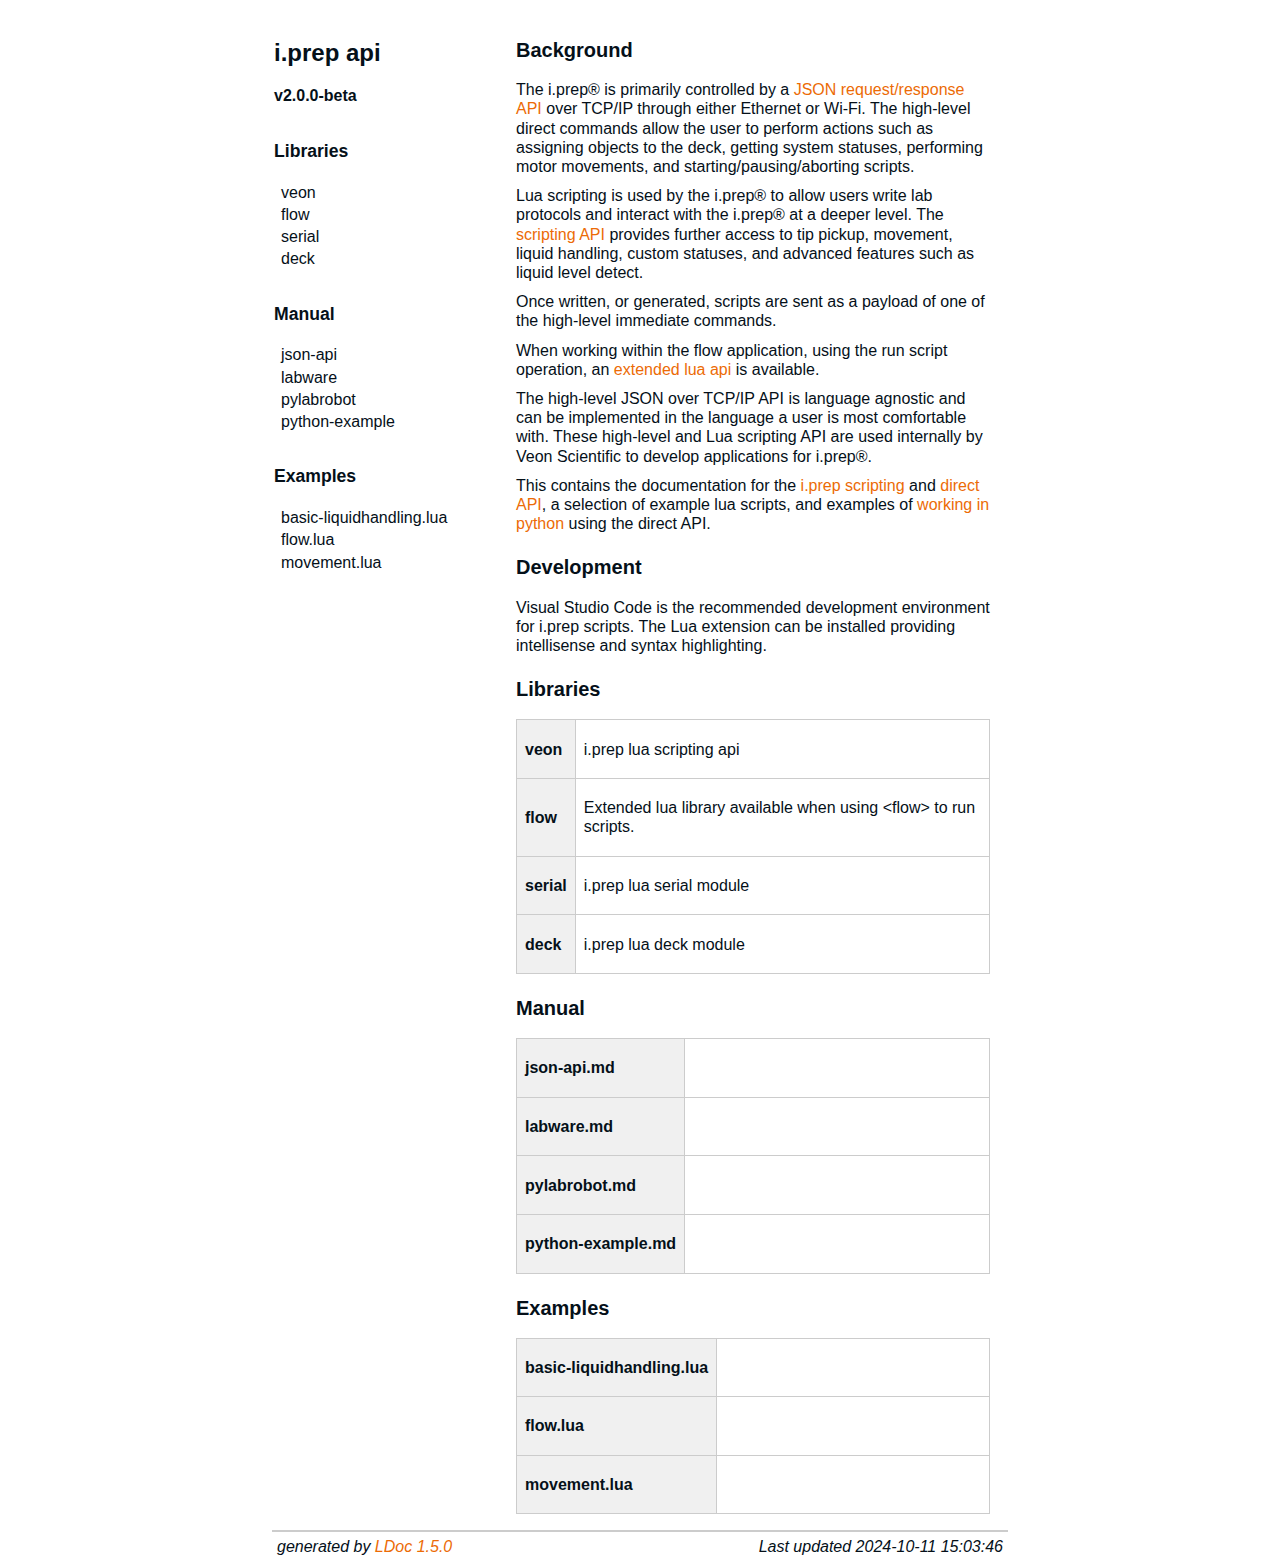
<file: docs/index.html>
<!DOCTYPE html PUBLIC "-//W3C//DTD XHTML 1.0 Strict//EN"
   "http://www.w3.org/TR/xhtml1/DTD/xhtml1-strict.dtd">
<html>
<meta http-equiv="Content-Type" content="text/html; charset=UTF-8"/>
<head>
    <title>i.prep api v2.0.0-beta</title>
    <link rel="stylesheet" href="ldoc.css" type="text/css" />
</head>
<body>

<div id="container">

<div id="product">
	<div id="product_logo"></div>
	<div id="product_name"><big><b></b></big></div>
	<div id="product_description"></div>
</div> <!-- id="product" -->


<div id="main">


<!-- Menu -->

<div id="navigation">
<br/>
<h1>i.prep api <h6 class=version>v2.0.0-beta</h6></h1>





<h2>Libraries</h2>
<ul class="nowrap">
  <li><a href="libraries/veon.html">veon</a></li>
  <li><a href="libraries/flow.html">flow</a></li>
  <li><a href="libraries/serial.html">serial</a></li>
  <li><a href="libraries/deck.html">deck</a></li>
</ul>
<h2>Manual</h2>
<ul class="nowrap">
  <li><a href="manual/json-api.md.html">json-api</a></li>
  <li><a href="manual/labware.md.html">labware</a></li>
  <li><a href="manual/pylabrobot.md.html">pylabrobot</a></li>
  <li><a href="manual/python-example.md.html">python-example</a></li>
</ul>
<h2>Examples</h2>
<ul class="nowrap">
  <li><a href="examples/basic-liquidhandling.lua.html">basic-liquidhandling.lua</a></li>
  <li><a href="examples/flow.lua.html">flow.lua</a></li>
  <li><a href="examples/movement.lua.html">movement.lua</a></li>
</ul>

</div>

<div id="content">


  <p>
<h2>Background</h2>

<p>The i.prep® is primarily controlled by a <a href="manual/json-api.md.html">JSON request/response API</a> over TCP/IP through either Ethernet or Wi-Fi. The high-level direct commands allow the user to perform actions such as assigning objects to the deck, getting system statuses, performing motor movements, and starting/pausing/aborting scripts. </p>

<p>Lua scripting is used by the i.prep® to allow users write lab protocols and interact with the i.prep® at a deeper level. The <a href="libraries/veon.html">scripting API</a> provides further access to tip pickup, movement, liquid handling, custom statuses, and advanced features such as liquid level detect. </p>

<p>Once written, or generated, scripts are sent as a payload of one of the high-level immediate commands.</p>

<p>When working within the flow application, using the run script operation, an <a href="libraries/flow.html">extended lua api</a> is available.</p>

<p>The high-level JSON over TCP/IP API is language agnostic and can be implemented in the language a user is most comfortable with. These high-level and Lua scripting API are used internally by Veon Scientific to develop applications for i.prep®.</p>

<p>This contains the documentation for the <a href="libraries/veon.html">i.prep scripting</a> and <a href="manual/json-api.md.html">direct API</a>, a selection of example lua scripts, and examples of <a href="manual/python-example.md.html">working in python</a> using the direct API.</p>

<h2>Development</h2>

<p>Visual Studio Code is the recommended development environment for i.prep scripts. The Lua extension can be installed providing intellisense and syntax highlighting.</p>


</p>

<h2>Libraries</h2>
<table class="module_list">
	<tr>
		<td class="name"  nowrap><a href="libraries/veon.html">veon</a></td>
		<td class="summary">i.prep lua scripting api</td>
	</tr>
	<tr>
		<td class="name"  nowrap><a href="libraries/flow.html">flow</a></td>
		<td class="summary">Extended lua library available when using &lt;flow&gt; to run scripts.</td>
	</tr>
	<tr>
		<td class="name"  nowrap><a href="libraries/serial.html">serial</a></td>
		<td class="summary">i.prep lua serial module</td>
	</tr>
	<tr>
		<td class="name"  nowrap><a href="libraries/deck.html">deck</a></td>
		<td class="summary">i.prep lua deck module</td>
	</tr>
</table>
<h2>Manual</h2>
<table class="module_list">
	<tr>
		<td class="name"  nowrap><a href="manual/json-api.md.html">json-api.md</a></td>
		<td class="summary"></td>
	</tr>
	<tr>
		<td class="name"  nowrap><a href="manual/labware.md.html">labware.md</a></td>
		<td class="summary"></td>
	</tr>
	<tr>
		<td class="name"  nowrap><a href="manual/pylabrobot.md.html">pylabrobot.md</a></td>
		<td class="summary"></td>
	</tr>
	<tr>
		<td class="name"  nowrap><a href="manual/python-example.md.html">python-example.md</a></td>
		<td class="summary"></td>
	</tr>
</table>
<h2>Examples</h2>
<table class="module_list">
	<tr>
		<td class="name"  nowrap><a href="examples/basic-liquidhandling.lua.html">basic-liquidhandling.lua</a></td>
		<td class="summary"></td>
	</tr>
	<tr>
		<td class="name"  nowrap><a href="examples/flow.lua.html">flow.lua</a></td>
		<td class="summary"></td>
	</tr>
	<tr>
		<td class="name"  nowrap><a href="examples/movement.lua.html">movement.lua</a></td>
		<td class="summary"></td>
	</tr>
</table>

</div> <!-- id="content" -->
</div> <!-- id="main" -->
<div id="about">
<i>generated by <a href="http://github.com/lunarmodules/LDoc">LDoc 1.5.0</a></i>
<i style="float:right;">Last updated 2024-10-11 15:03:46 </i>
</div> <!-- id="about" -->
</div> <!-- id="container" -->
</body>
</html>
</file>
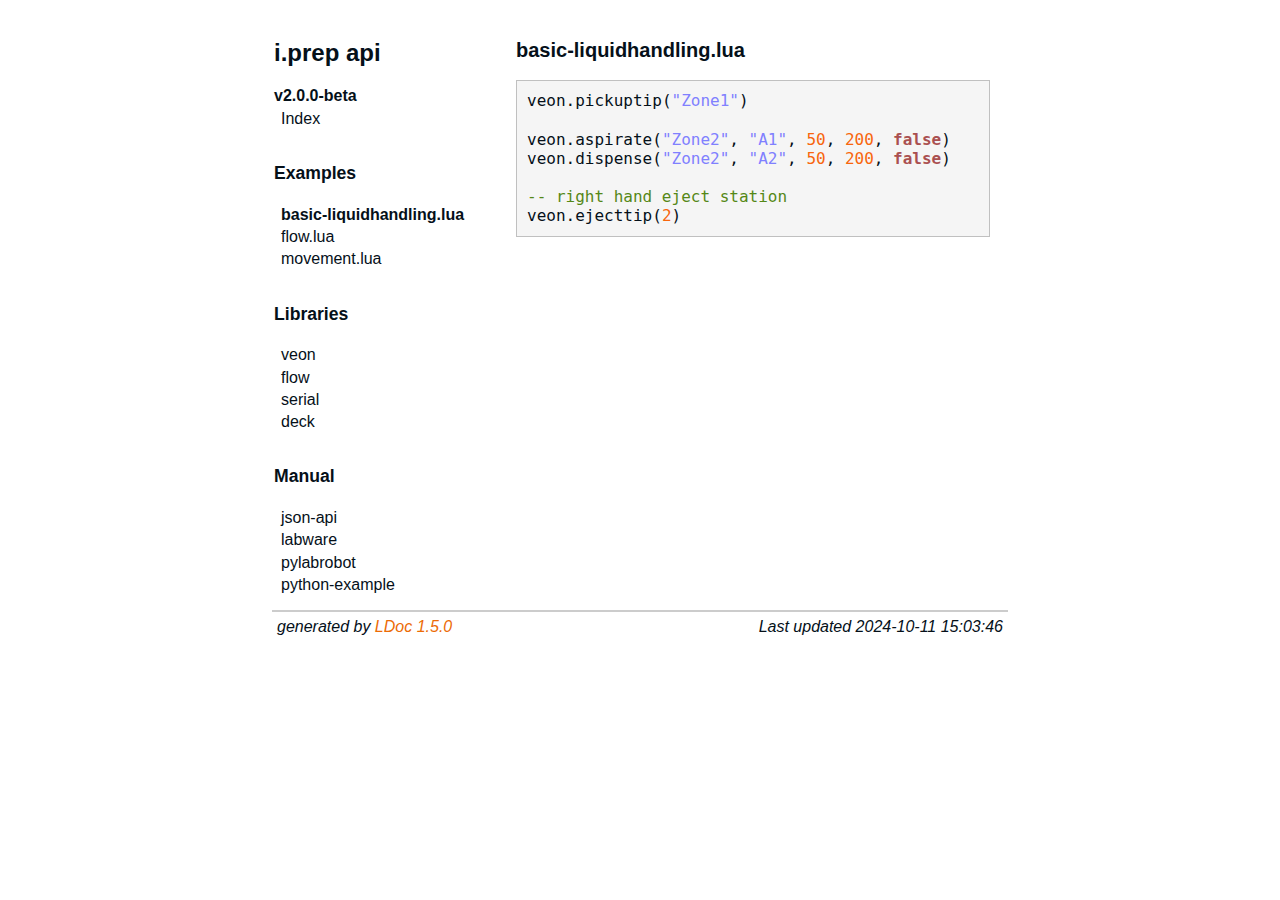
<file: docs/examples/basic-liquidhandling.lua.html>
<!DOCTYPE html PUBLIC "-//W3C//DTD XHTML 1.0 Strict//EN"
   "http://www.w3.org/TR/xhtml1/DTD/xhtml1-strict.dtd">
<html>
<meta http-equiv="Content-Type" content="text/html; charset=UTF-8"/>
<head>
    <title>i.prep api v2.0.0-beta</title>
    <link rel="stylesheet" href="../ldoc.css" type="text/css" />
</head>
<body>

<div id="container">

<div id="product">
	<div id="product_logo"></div>
	<div id="product_name"><big><b></b></big></div>
	<div id="product_description"></div>
</div> <!-- id="product" -->


<div id="main">


<!-- Menu -->

<div id="navigation">
<br/>
<h1>i.prep api <h6 class=version>v2.0.0-beta</h6></h1>


<ul>
  <li><a href="../index.html">Index</a></li>
</ul>



<h2>Examples</h2>
<ul class="nowrap">
  <li><strong>basic-liquidhandling.lua</strong></li>
  <li><a href="../examples/flow.lua.html">flow.lua</a></li>
  <li><a href="../examples/movement.lua.html">movement.lua</a></li>
</ul>
<h2>Libraries</h2>
<ul class="nowrap">
  <li><a href="../libraries/veon.html">veon</a></li>
  <li><a href="../libraries/flow.html">flow</a></li>
  <li><a href="../libraries/serial.html">serial</a></li>
  <li><a href="../libraries/deck.html">deck</a></li>
</ul>
<h2>Manual</h2>
<ul class="nowrap">
  <li><a href="../manual/json-api.md.html">json-api</a></li>
  <li><a href="../manual/labware.md.html">labware</a></li>
  <li><a href="../manual/pylabrobot.md.html">pylabrobot</a></li>
  <li><a href="../manual/python-example.md.html">python-example</a></li>
</ul>

</div>

<div id="content">

    <h2>basic-liquidhandling.lua</h2>
<pre>
veon.<span class="function-name">pickuptip</span>(<span class="string">"Zone1"</span>)

veon.<span class="function-name">aspirate</span>(<span class="string">"Zone2"</span>, <span class="string">"A1"</span>, <span class="number">50</span>, <span class="number">200</span>, <span class="keyword">false</span>)
veon.<span class="function-name">dispense</span>(<span class="string">"Zone2"</span>, <span class="string">"A2"</span>, <span class="number">50</span>, <span class="number">200</span>, <span class="keyword">false</span>)

<span class="comment">-- right hand eject station
</span>veon.<span class="function-name">ejecttip</span>(<span class="number">2</span>)</pre>


</div> <!-- id="content" -->
</div> <!-- id="main" -->
<div id="about">
<i>generated by <a href="http://github.com/lunarmodules/LDoc">LDoc 1.5.0</a></i>
<i style="float:right;">Last updated 2024-10-11 15:03:46 </i>
</div> <!-- id="about" -->
</div> <!-- id="container" -->
</body>
</html>
</file>
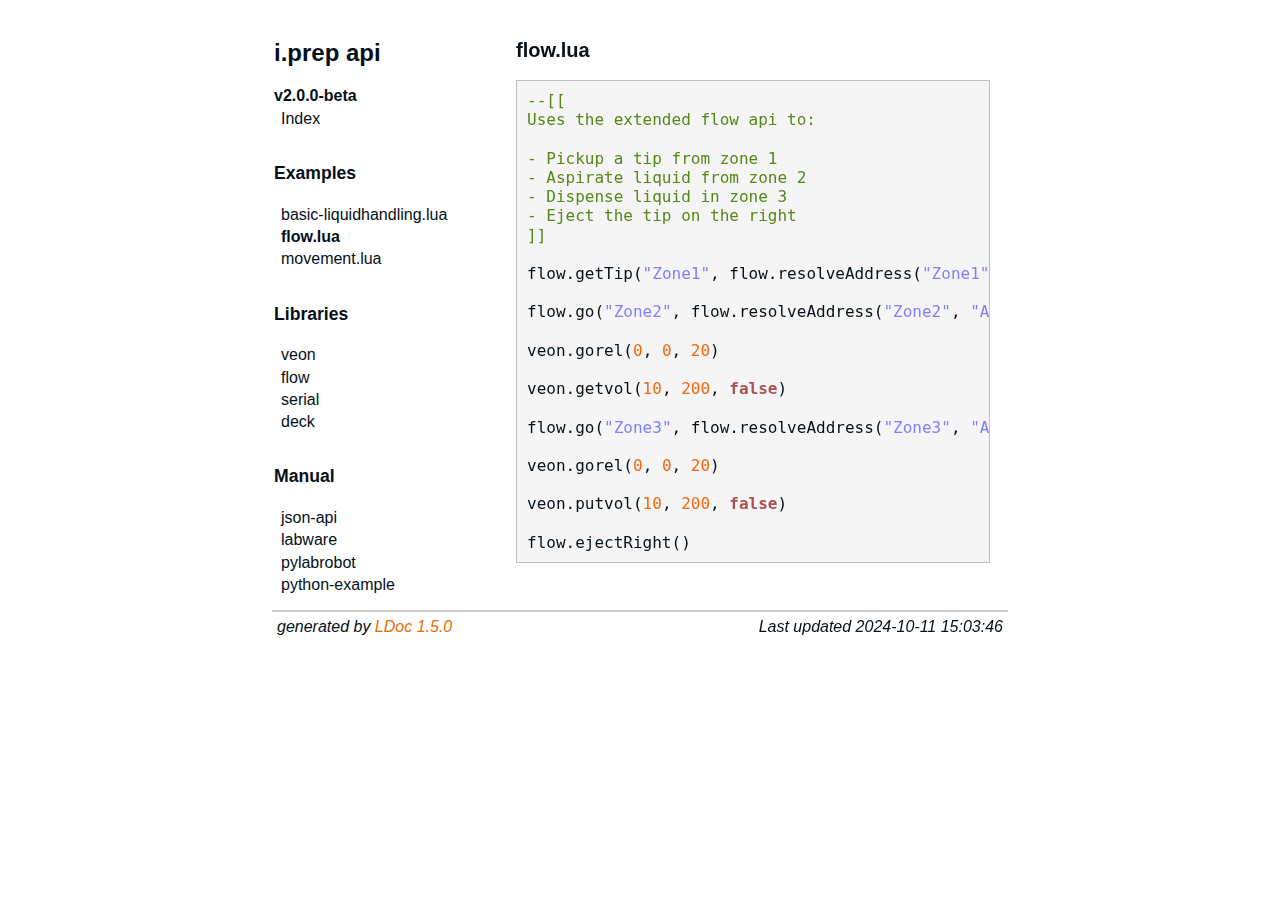
<file: docs/examples/flow.lua.html>
<!DOCTYPE html PUBLIC "-//W3C//DTD XHTML 1.0 Strict//EN"
   "http://www.w3.org/TR/xhtml1/DTD/xhtml1-strict.dtd">
<html>
<meta http-equiv="Content-Type" content="text/html; charset=UTF-8"/>
<head>
    <title>i.prep api v2.0.0-beta</title>
    <link rel="stylesheet" href="../ldoc.css" type="text/css" />
</head>
<body>

<div id="container">

<div id="product">
	<div id="product_logo"></div>
	<div id="product_name"><big><b></b></big></div>
	<div id="product_description"></div>
</div> <!-- id="product" -->


<div id="main">


<!-- Menu -->

<div id="navigation">
<br/>
<h1>i.prep api <h6 class=version>v2.0.0-beta</h6></h1>


<ul>
  <li><a href="../index.html">Index</a></li>
</ul>



<h2>Examples</h2>
<ul class="nowrap">
  <li><a href="../examples/basic-liquidhandling.lua.html">basic-liquidhandling.lua</a></li>
  <li><strong>flow.lua</strong></li>
  <li><a href="../examples/movement.lua.html">movement.lua</a></li>
</ul>
<h2>Libraries</h2>
<ul class="nowrap">
  <li><a href="../libraries/veon.html">veon</a></li>
  <li><a href="../libraries/flow.html">flow</a></li>
  <li><a href="../libraries/serial.html">serial</a></li>
  <li><a href="../libraries/deck.html">deck</a></li>
</ul>
<h2>Manual</h2>
<ul class="nowrap">
  <li><a href="../manual/json-api.md.html">json-api</a></li>
  <li><a href="../manual/labware.md.html">labware</a></li>
  <li><a href="../manual/pylabrobot.md.html">pylabrobot</a></li>
  <li><a href="../manual/python-example.md.html">python-example</a></li>
</ul>

</div>

<div id="content">

    <h2>flow.lua</h2>
<pre>
<span class="comment">--[[
Uses the extended flow api to:

- Pickup a tip from zone 1
- Aspirate liquid from zone 2
- Dispense liquid in zone 3
- Eject the tip on the right
]]</span>

flow.<span class="function-name">getTip</span>(<span class="string">"Zone1"</span>, flow.<span class="function-name">resolveAddress</span>(<span class="string">"Zone1"</span>, <span class="string">"A1"</span>), <span class="keyword">true</span>)

flow.<span class="function-name">go</span>(<span class="string">"Zone2"</span>, flow.<span class="function-name">resolveAddress</span>(<span class="string">"Zone2"</span>, <span class="string">"A1"</span>))

veon.<span class="function-name">gorel</span>(<span class="number">0</span>, <span class="number">0</span>, <span class="number">20</span>)

veon.<span class="function-name">getvol</span>(<span class="number">10</span>, <span class="number">200</span>, <span class="keyword">false</span>)

flow.<span class="function-name">go</span>(<span class="string">"Zone3"</span>, flow.<span class="function-name">resolveAddress</span>(<span class="string">"Zone3"</span>, <span class="string">"A1"</span>))

veon.<span class="function-name">gorel</span>(<span class="number">0</span>, <span class="number">0</span>, <span class="number">20</span>)

veon.<span class="function-name">putvol</span>(<span class="number">10</span>, <span class="number">200</span>, <span class="keyword">false</span>)

flow.<span class="function-name">ejectRight</span>()</pre>


</div> <!-- id="content" -->
</div> <!-- id="main" -->
<div id="about">
<i>generated by <a href="http://github.com/lunarmodules/LDoc">LDoc 1.5.0</a></i>
<i style="float:right;">Last updated 2024-10-11 15:03:46 </i>
</div> <!-- id="about" -->
</div> <!-- id="container" -->
</body>
</html>
</file>
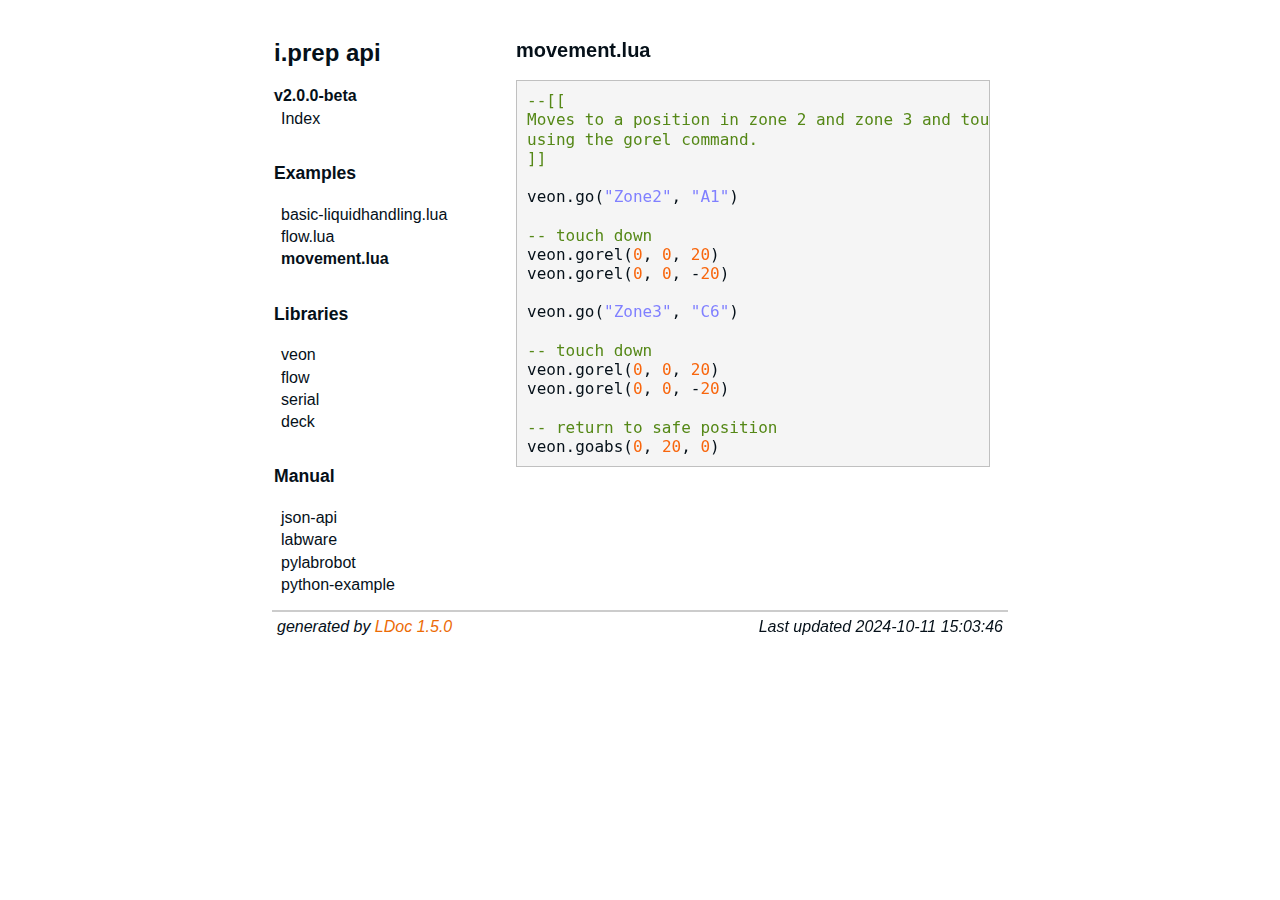
<file: docs/examples/movement.lua.html>
<!DOCTYPE html PUBLIC "-//W3C//DTD XHTML 1.0 Strict//EN"
   "http://www.w3.org/TR/xhtml1/DTD/xhtml1-strict.dtd">
<html>
<meta http-equiv="Content-Type" content="text/html; charset=UTF-8"/>
<head>
    <title>i.prep api v2.0.0-beta</title>
    <link rel="stylesheet" href="../ldoc.css" type="text/css" />
</head>
<body>

<div id="container">

<div id="product">
	<div id="product_logo"></div>
	<div id="product_name"><big><b></b></big></div>
	<div id="product_description"></div>
</div> <!-- id="product" -->


<div id="main">


<!-- Menu -->

<div id="navigation">
<br/>
<h1>i.prep api <h6 class=version>v2.0.0-beta</h6></h1>


<ul>
  <li><a href="../index.html">Index</a></li>
</ul>



<h2>Examples</h2>
<ul class="nowrap">
  <li><a href="../examples/basic-liquidhandling.lua.html">basic-liquidhandling.lua</a></li>
  <li><a href="../examples/flow.lua.html">flow.lua</a></li>
  <li><strong>movement.lua</strong></li>
</ul>
<h2>Libraries</h2>
<ul class="nowrap">
  <li><a href="../libraries/veon.html">veon</a></li>
  <li><a href="../libraries/flow.html">flow</a></li>
  <li><a href="../libraries/serial.html">serial</a></li>
  <li><a href="../libraries/deck.html">deck</a></li>
</ul>
<h2>Manual</h2>
<ul class="nowrap">
  <li><a href="../manual/json-api.md.html">json-api</a></li>
  <li><a href="../manual/labware.md.html">labware</a></li>
  <li><a href="../manual/pylabrobot.md.html">pylabrobot</a></li>
  <li><a href="../manual/python-example.md.html">python-example</a></li>
</ul>

</div>

<div id="content">

    <h2>movement.lua</h2>
<pre>
<span class="comment">--[[
Moves to a position in zone 2 and zone 3 and touches each
using the gorel command.
]]</span>

veon.<span class="function-name">go</span>(<span class="string">"Zone2"</span>, <span class="string">"A1"</span>)

<span class="comment">-- touch down
</span>veon.<span class="function-name">gorel</span>(<span class="number">0</span>, <span class="number">0</span>, <span class="number">20</span>)
veon.<span class="function-name">gorel</span>(<span class="number">0</span>, <span class="number">0</span>, -<span class="number">20</span>)

veon.<span class="function-name">go</span>(<span class="string">"Zone3"</span>, <span class="string">"C6"</span>)

<span class="comment">-- touch down
</span>veon.<span class="function-name">gorel</span>(<span class="number">0</span>, <span class="number">0</span>, <span class="number">20</span>)
veon.<span class="function-name">gorel</span>(<span class="number">0</span>, <span class="number">0</span>, -<span class="number">20</span>)

<span class="comment">-- return to safe position
</span>veon.<span class="function-name">goabs</span>(<span class="number">0</span>, <span class="number">20</span>, <span class="number">0</span>)</pre>


</div> <!-- id="content" -->
</div> <!-- id="main" -->
<div id="about">
<i>generated by <a href="http://github.com/lunarmodules/LDoc">LDoc 1.5.0</a></i>
<i style="float:right;">Last updated 2024-10-11 15:03:46 </i>
</div> <!-- id="about" -->
</div> <!-- id="container" -->
</body>
</html>
</file>
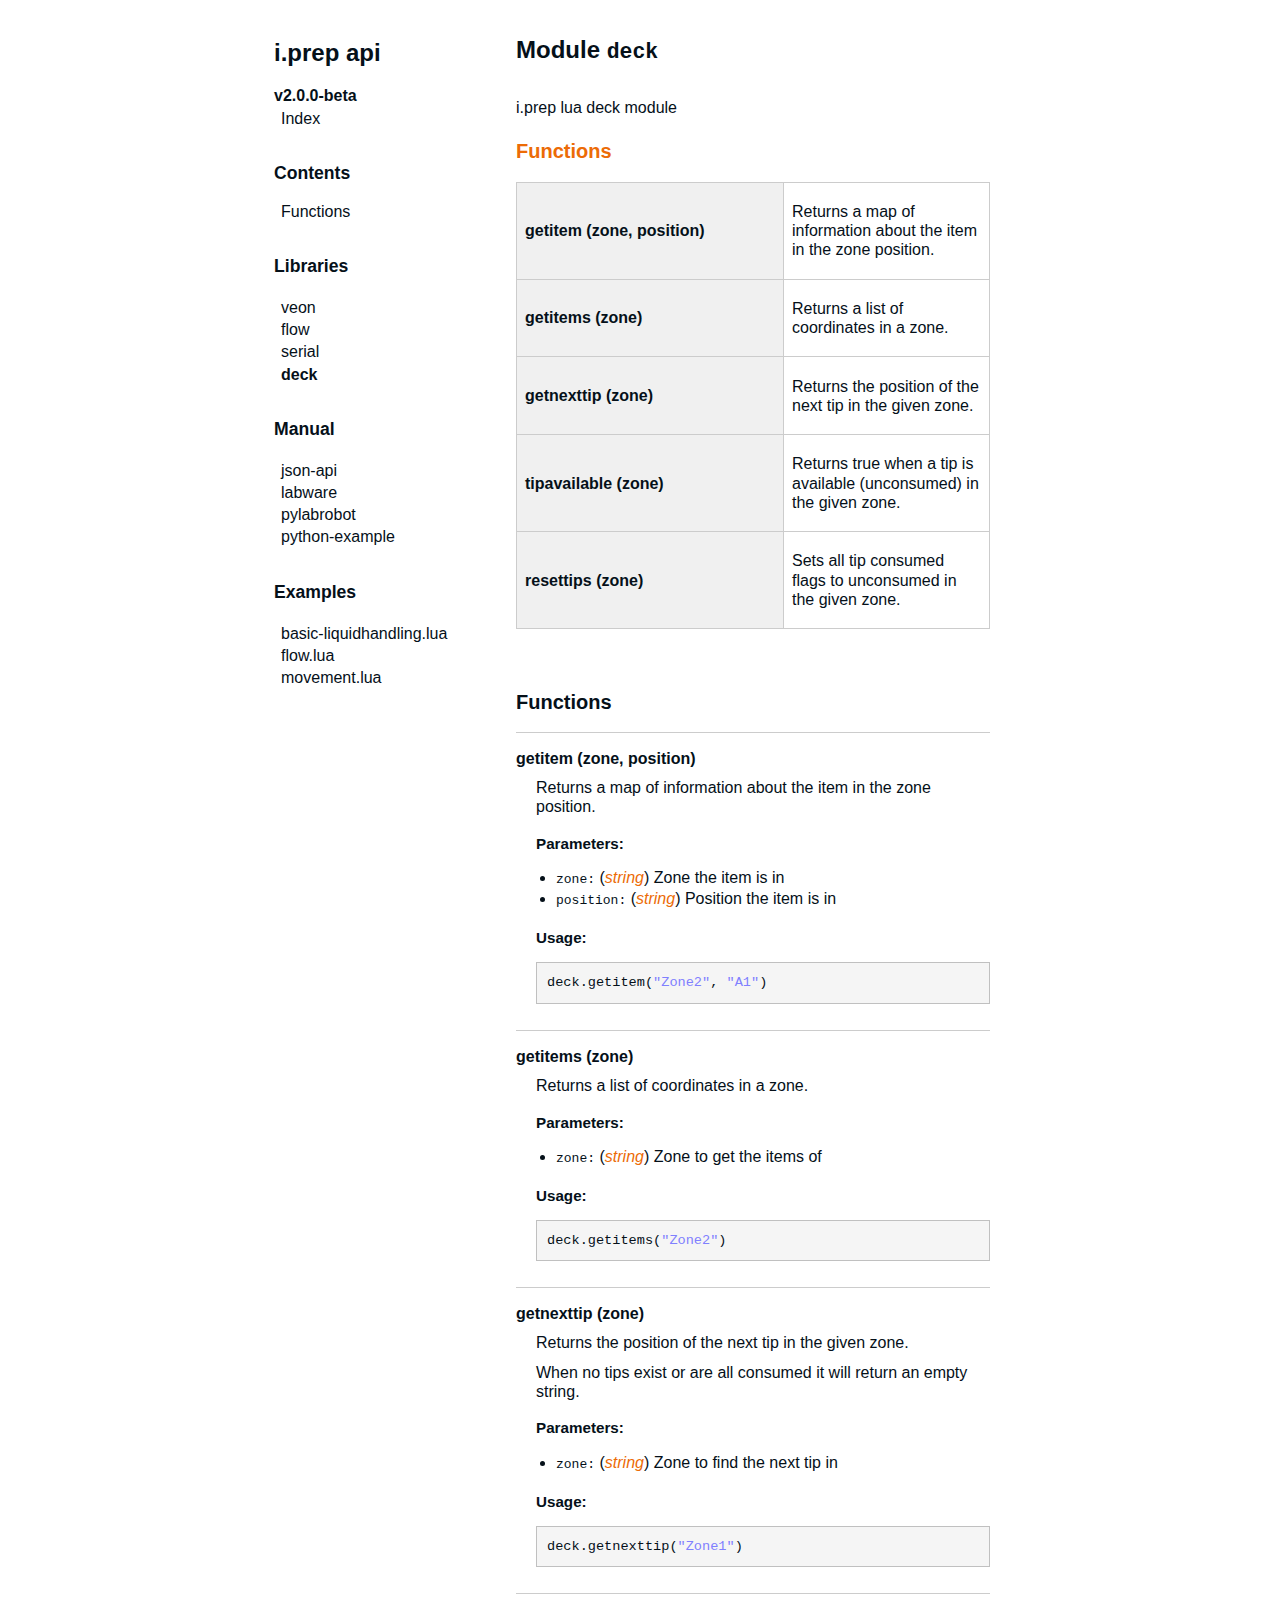
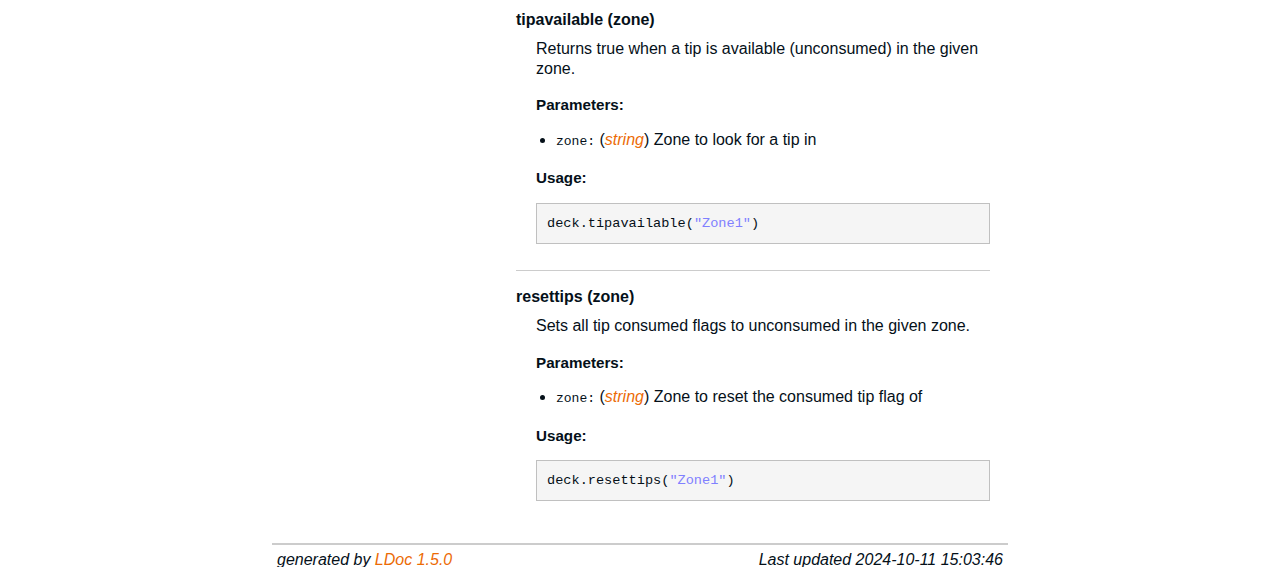
<file: docs/libraries/deck.html>
<!DOCTYPE html PUBLIC "-//W3C//DTD XHTML 1.0 Strict//EN"
   "http://www.w3.org/TR/xhtml1/DTD/xhtml1-strict.dtd">
<html>
<meta http-equiv="Content-Type" content="text/html; charset=UTF-8"/>
<head>
    <title>i.prep api v2.0.0-beta</title>
    <link rel="stylesheet" href="../ldoc.css" type="text/css" />
</head>
<body>

<div id="container">

<div id="product">
	<div id="product_logo"></div>
	<div id="product_name"><big><b></b></big></div>
	<div id="product_description"></div>
</div> <!-- id="product" -->


<div id="main">


<!-- Menu -->

<div id="navigation">
<br/>
<h1>i.prep api <h6 class=version>v2.0.0-beta</h6></h1>


<ul>
  <li><a href="../index.html">Index</a></li>
</ul>

<h2>Contents</h2>
<ul>
<li><a href="#Functions">Functions</a></li>
</ul>


<h2>Libraries</h2>
<ul class="nowrap">
  <li><a href="../libraries/veon.html">veon</a></li>
  <li><a href="../libraries/flow.html">flow</a></li>
  <li><a href="../libraries/serial.html">serial</a></li>
  <li><strong>deck</strong></li>
</ul>
<h2>Manual</h2>
<ul class="nowrap">
  <li><a href="../manual/json-api.md.html">json-api</a></li>
  <li><a href="../manual/labware.md.html">labware</a></li>
  <li><a href="../manual/pylabrobot.md.html">pylabrobot</a></li>
  <li><a href="../manual/python-example.md.html">python-example</a></li>
</ul>
<h2>Examples</h2>
<ul class="nowrap">
  <li><a href="../examples/basic-liquidhandling.lua.html">basic-liquidhandling.lua</a></li>
  <li><a href="../examples/flow.lua.html">flow.lua</a></li>
  <li><a href="../examples/movement.lua.html">movement.lua</a></li>
</ul>

</div>

<div id="content">

<h1>Module <code>deck</code></h1>
<p>i.prep lua deck module</p>
<p>

</p>


<h2><a href="#Functions">Functions</a></h2>
<table class="function_list">
	<tr>
	<td class="name" nowrap><a href="#getitem">getitem (zone, position)</a></td>
	<td class="summary">Returns a map of information about the item in the zone position.</td>
	</tr>
	<tr>
	<td class="name" nowrap><a href="#getitems">getitems (zone)</a></td>
	<td class="summary">Returns a list of coordinates in a zone.</td>
	</tr>
	<tr>
	<td class="name" nowrap><a href="#getnexttip">getnexttip (zone)</a></td>
	<td class="summary">Returns the position of the next tip in the given zone.</td>
	</tr>
	<tr>
	<td class="name" nowrap><a href="#tipavailable">tipavailable (zone)</a></td>
	<td class="summary">Returns true when a tip is available (unconsumed) in the given zone.</td>
	</tr>
	<tr>
	<td class="name" nowrap><a href="#resettips">resettips (zone)</a></td>
	<td class="summary">Sets all tip consumed flags to unconsumed in the given zone.</td>
	</tr>
</table>

<br/>
<br/>


    <h2 class="section-header "><a name="Functions"></a>Functions</h2>

    <dl class="function">
    <dt>
    <a name = "getitem"></a>
    <strong>getitem (zone, position)</strong>
    </dt>
    <dd>
    Returns a map of information about the item in the zone position.


    <h3>Parameters:</h3>
    <ul>
        <li><span class="parameter">zone</span>
            <span class="types"><a class="type" href="https://www.lua.org/manual/5.4/manual.html#6.4">string</a></span>
         Zone the item is in
        </li>
        <li><span class="parameter">position</span>
            <span class="types"><a class="type" href="https://www.lua.org/manual/5.4/manual.html#6.4">string</a></span>
         Position the item is in
        </li>
    </ul>




    <h3>Usage:</h3>
    <ul>
        <pre class="example">deck.<span class="function-name">getitem</span>(<span class="string">"Zone2"</span>, <span class="string">"A1"</span>)</pre>
    </ul>

</dd>
    <dt>
    <a name = "getitems"></a>
    <strong>getitems (zone)</strong>
    </dt>
    <dd>
    Returns a list of coordinates in a zone.


    <h3>Parameters:</h3>
    <ul>
        <li><span class="parameter">zone</span>
            <span class="types"><a class="type" href="https://www.lua.org/manual/5.4/manual.html#6.4">string</a></span>
         Zone to get the items of
        </li>
    </ul>




    <h3>Usage:</h3>
    <ul>
        <pre class="example">deck.<span class="function-name">getitems</span>(<span class="string">"Zone2"</span>)</pre>
    </ul>

</dd>
    <dt>
    <a name = "getnexttip"></a>
    <strong>getnexttip (zone)</strong>
    </dt>
    <dd>
    Returns the position of the next tip in the given zone. </p>

<p>When no tips exist or are all consumed it will return an empty string.


    <h3>Parameters:</h3>
    <ul>
        <li><span class="parameter">zone</span>
            <span class="types"><a class="type" href="https://www.lua.org/manual/5.4/manual.html#6.4">string</a></span>
         Zone to find the next tip in
        </li>
    </ul>




    <h3>Usage:</h3>
    <ul>
        <pre class="example">deck.<span class="function-name">getnexttip</span>(<span class="string">"Zone1"</span>)</pre>
    </ul>

</dd>
    <dt>
    <a name = "tipavailable"></a>
    <strong>tipavailable (zone)</strong>
    </dt>
    <dd>
    Returns true when a tip is available (unconsumed) in the given zone.


    <h3>Parameters:</h3>
    <ul>
        <li><span class="parameter">zone</span>
            <span class="types"><a class="type" href="https://www.lua.org/manual/5.4/manual.html#6.4">string</a></span>
         Zone to look for a tip in
        </li>
    </ul>




    <h3>Usage:</h3>
    <ul>
        <pre class="example">deck.<span class="function-name">tipavailable</span>(<span class="string">"Zone1"</span>)</pre>
    </ul>

</dd>
    <dt>
    <a name = "resettips"></a>
    <strong>resettips (zone)</strong>
    </dt>
    <dd>
    Sets all tip consumed flags to unconsumed in the given zone.


    <h3>Parameters:</h3>
    <ul>
        <li><span class="parameter">zone</span>
            <span class="types"><a class="type" href="https://www.lua.org/manual/5.4/manual.html#6.4">string</a></span>
         Zone to reset the consumed tip flag of
        </li>
    </ul>




    <h3>Usage:</h3>
    <ul>
        <pre class="example">deck.<span class="function-name">resettips</span>(<span class="string">"Zone1"</span>)</pre>
    </ul>

</dd>
</dl>


</div> <!-- id="content" -->
</div> <!-- id="main" -->
<div id="about">
<i>generated by <a href="http://github.com/lunarmodules/LDoc">LDoc 1.5.0</a></i>
<i style="float:right;">Last updated 2024-10-11 15:03:46 </i>
</div> <!-- id="about" -->
</div> <!-- id="container" -->
</body>
</html>
</file>
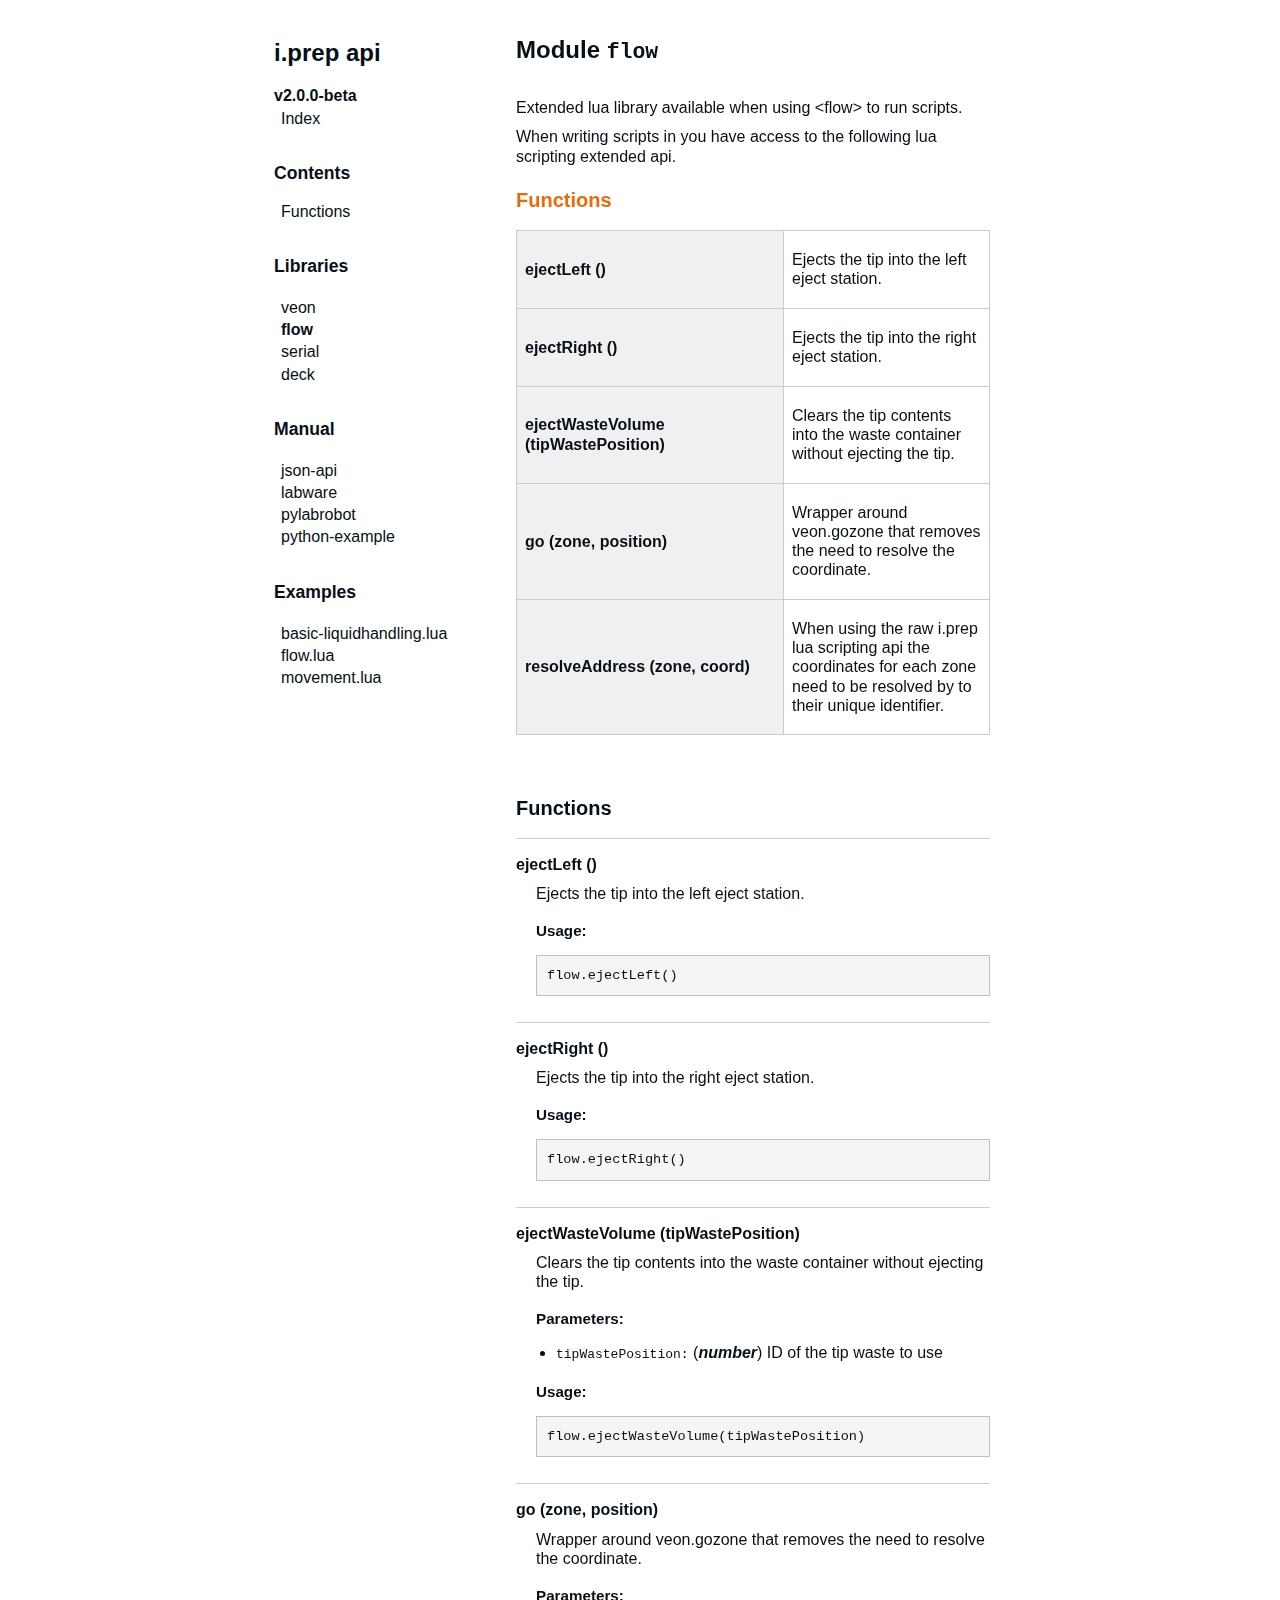
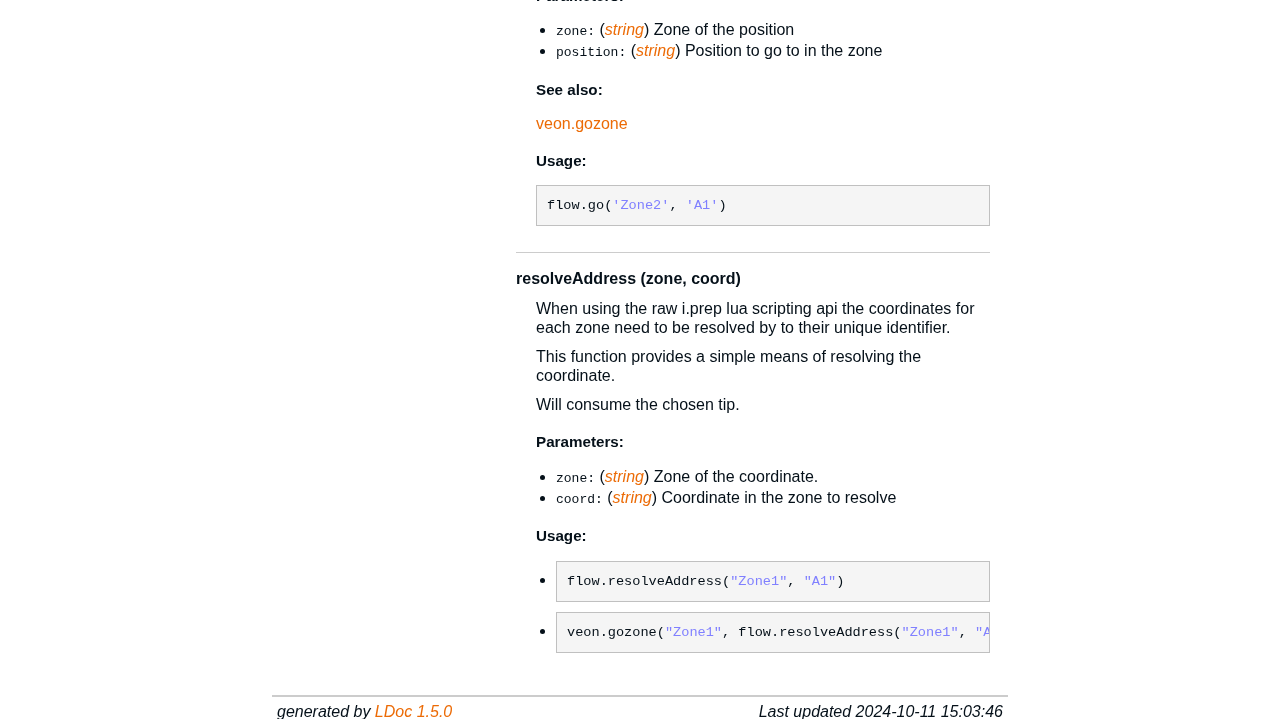
<file: docs/libraries/flow.html>
<!DOCTYPE html PUBLIC "-//W3C//DTD XHTML 1.0 Strict//EN"
   "http://www.w3.org/TR/xhtml1/DTD/xhtml1-strict.dtd">
<html>
<meta http-equiv="Content-Type" content="text/html; charset=UTF-8"/>
<head>
    <title>i.prep api v2.0.0-beta</title>
    <link rel="stylesheet" href="../ldoc.css" type="text/css" />
</head>
<body>

<div id="container">

<div id="product">
	<div id="product_logo"></div>
	<div id="product_name"><big><b></b></big></div>
	<div id="product_description"></div>
</div> <!-- id="product" -->


<div id="main">


<!-- Menu -->

<div id="navigation">
<br/>
<h1>i.prep api <h6 class=version>v2.0.0-beta</h6></h1>


<ul>
  <li><a href="../index.html">Index</a></li>
</ul>

<h2>Contents</h2>
<ul>
<li><a href="#Functions">Functions</a></li>
</ul>


<h2>Libraries</h2>
<ul class="nowrap">
  <li><a href="../libraries/veon.html">veon</a></li>
  <li><strong>flow</strong></li>
  <li><a href="../libraries/serial.html">serial</a></li>
  <li><a href="../libraries/deck.html">deck</a></li>
</ul>
<h2>Manual</h2>
<ul class="nowrap">
  <li><a href="../manual/json-api.md.html">json-api</a></li>
  <li><a href="../manual/labware.md.html">labware</a></li>
  <li><a href="../manual/pylabrobot.md.html">pylabrobot</a></li>
  <li><a href="../manual/python-example.md.html">python-example</a></li>
</ul>
<h2>Examples</h2>
<ul class="nowrap">
  <li><a href="../examples/basic-liquidhandling.lua.html">basic-liquidhandling.lua</a></li>
  <li><a href="../examples/flow.lua.html">flow.lua</a></li>
  <li><a href="../examples/movement.lua.html">movement.lua</a></li>
</ul>

</div>

<div id="content">

<h1>Module <code>flow</code></h1>
<p>Extended lua library available when using &lt;flow&gt; to run scripts.</p>
<p> When writing scripts in <flow> you have access to the following lua scripting extended api.</p>


<h2><a href="#Functions">Functions</a></h2>
<table class="function_list">
	<tr>
	<td class="name" nowrap><a href="#ejectLeft">ejectLeft ()</a></td>
	<td class="summary">Ejects the tip into the left eject station.</td>
	</tr>
	<tr>
	<td class="name" nowrap><a href="#ejectRight">ejectRight ()</a></td>
	<td class="summary">Ejects the tip into the right eject station.</td>
	</tr>
	<tr>
	<td class="name" nowrap><a href="#ejectWasteVolume">ejectWasteVolume (tipWastePosition)</a></td>
	<td class="summary">Clears the tip contents into the waste container without ejecting the tip.</td>
	</tr>
	<tr>
	<td class="name" nowrap><a href="#go">go (zone, position)</a></td>
	<td class="summary">Wrapper around veon.gozone that removes the need to resolve the coordinate.</td>
	</tr>
	<tr>
	<td class="name" nowrap><a href="#resolveAddress">resolveAddress (zone, coord)</a></td>
	<td class="summary">When using the raw i.prep lua scripting api the coordinates for each
zone need to be resolved by <flow> to their unique identifier.</td>
	</tr>
</table>

<br/>
<br/>


    <h2 class="section-header "><a name="Functions"></a>Functions</h2>

    <dl class="function">
    <dt>
    <a name = "ejectLeft"></a>
    <strong>ejectLeft ()</strong>
    </dt>
    <dd>
    Ejects the tip into the left eject station.






    <h3>Usage:</h3>
    <ul>
        <pre class="example">flow.<span class="function-name">ejectLeft</span>()</pre>
    </ul>

</dd>
    <dt>
    <a name = "ejectRight"></a>
    <strong>ejectRight ()</strong>
    </dt>
    <dd>
    Ejects the tip into the right eject station.






    <h3>Usage:</h3>
    <ul>
        <pre class="example">flow.<span class="function-name">ejectRight</span>()</pre>
    </ul>

</dd>
    <dt>
    <a name = "ejectWasteVolume"></a>
    <strong>ejectWasteVolume (tipWastePosition)</strong>
    </dt>
    <dd>
    Clears the tip contents into the waste container without ejecting the tip.


    <h3>Parameters:</h3>
    <ul>
        <li><span class="parameter">tipWastePosition</span>
            <span class="types"><span class="type">number</span></span>
         ID of the tip waste to use
        </li>
    </ul>




    <h3>Usage:</h3>
    <ul>
        <pre class="example">flow.<span class="function-name">ejectWasteVolume</span>(tipWastePosition)</pre>
    </ul>

</dd>
    <dt>
    <a name = "go"></a>
    <strong>go (zone, position)</strong>
    </dt>
    <dd>
    Wrapper around veon.gozone that removes the need to resolve the coordinate.


    <h3>Parameters:</h3>
    <ul>
        <li><span class="parameter">zone</span>
            <span class="types"><a class="type" href="https://www.lua.org/manual/5.4/manual.html#6.4">string</a></span>
         Zone of the position
        </li>
        <li><span class="parameter">position</span>
            <span class="types"><a class="type" href="https://www.lua.org/manual/5.4/manual.html#6.4">string</a></span>
         Position to go to in the zone
        </li>
    </ul>



    <h3>See also:</h3>
    <ul>
         <a href="../libraries/veon.html#gozone">veon.gozone</a>
    </ul>

    <h3>Usage:</h3>
    <ul>
        <pre class="example">flow.<span class="function-name">go</span>(<span class="string">'Zone2'</span>, <span class="string">'A1'</span>)</pre>
    </ul>

</dd>
    <dt>
    <a name = "resolveAddress"></a>
    <strong>resolveAddress (zone, coord)</strong>
    </dt>
    <dd>
    When using the raw i.prep lua scripting api the coordinates for each
zone need to be resolved by <flow> to their unique identifier. </p>

<p>This function provides a simple means of resolving the coordinate.</p>

<p>Will consume the chosen tip.


    <h3>Parameters:</h3>
    <ul>
        <li><span class="parameter">zone</span>
            <span class="types"><a class="type" href="https://www.lua.org/manual/5.4/manual.html#6.4">string</a></span>
         Zone of the coordinate.
        </li>
        <li><span class="parameter">coord</span>
            <span class="types"><a class="type" href="https://www.lua.org/manual/5.4/manual.html#6.4">string</a></span>
         Coordinate in the zone to resolve
        </li>
    </ul>




    <h3>Usage:</h3>
    <ul>
        <li><pre class="example">flow.<span class="function-name">resolveAddress</span>(<span class="string">"Zone1"</span>, <span class="string">"A1"</span>)</pre></li>
        <li><pre class="example">veon.<span class="function-name">gozone</span>(<span class="string">"Zone1"</span>, flow.<span class="function-name">resolveAddress</span>(<span class="string">"Zone1"</span>, <span class="string">"A1"</span>))</pre></li>
    </ul>

</dd>
</dl>


</div> <!-- id="content" -->
</div> <!-- id="main" -->
<div id="about">
<i>generated by <a href="http://github.com/lunarmodules/LDoc">LDoc 1.5.0</a></i>
<i style="float:right;">Last updated 2024-10-11 15:03:46 </i>
</div> <!-- id="about" -->
</div> <!-- id="container" -->
</body>
</html>
</file>
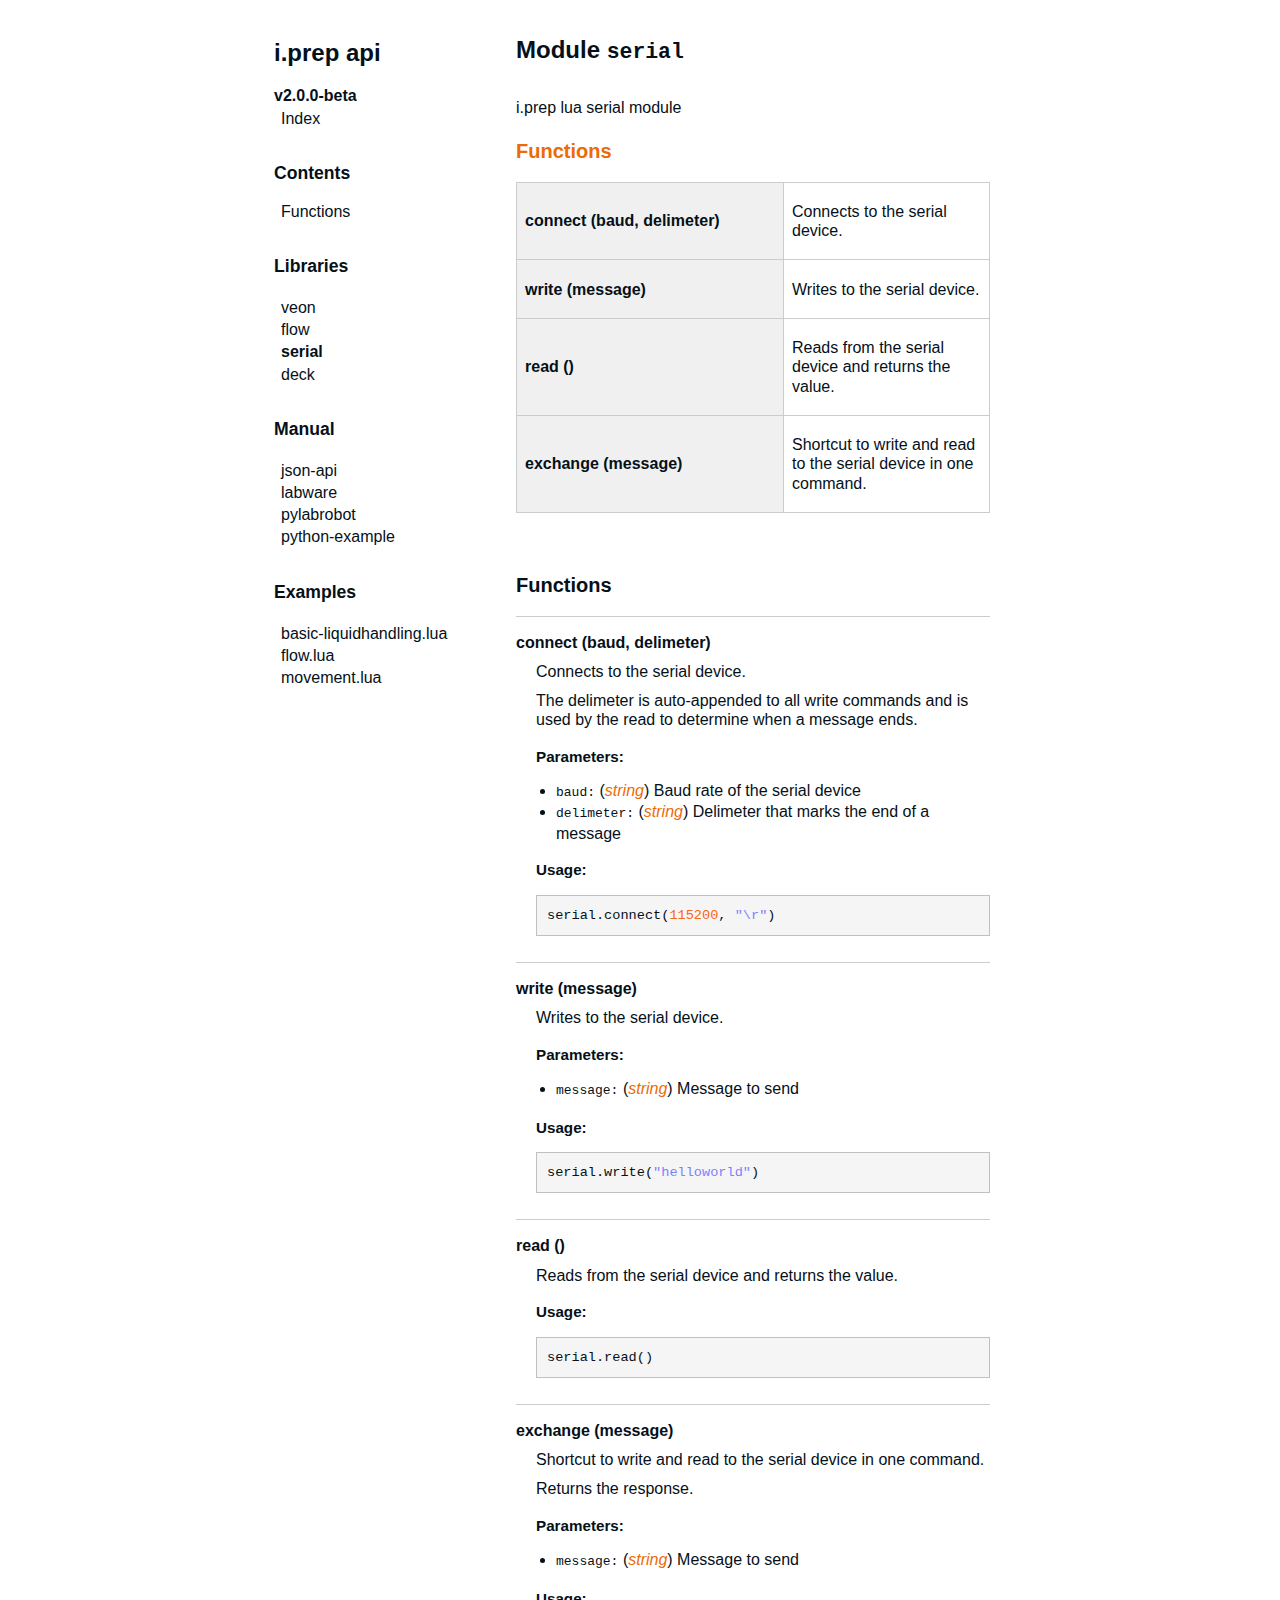
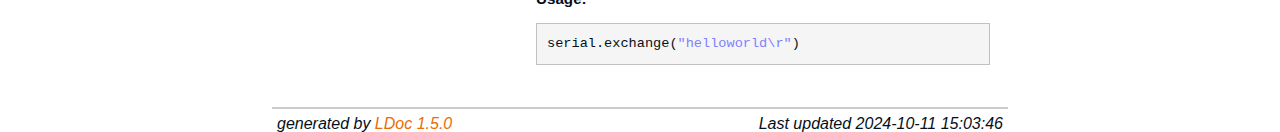
<file: docs/libraries/serial.html>
<!DOCTYPE html PUBLIC "-//W3C//DTD XHTML 1.0 Strict//EN"
   "http://www.w3.org/TR/xhtml1/DTD/xhtml1-strict.dtd">
<html>
<meta http-equiv="Content-Type" content="text/html; charset=UTF-8"/>
<head>
    <title>i.prep api v2.0.0-beta</title>
    <link rel="stylesheet" href="../ldoc.css" type="text/css" />
</head>
<body>

<div id="container">

<div id="product">
	<div id="product_logo"></div>
	<div id="product_name"><big><b></b></big></div>
	<div id="product_description"></div>
</div> <!-- id="product" -->


<div id="main">


<!-- Menu -->

<div id="navigation">
<br/>
<h1>i.prep api <h6 class=version>v2.0.0-beta</h6></h1>


<ul>
  <li><a href="../index.html">Index</a></li>
</ul>

<h2>Contents</h2>
<ul>
<li><a href="#Functions">Functions</a></li>
</ul>


<h2>Libraries</h2>
<ul class="nowrap">
  <li><a href="../libraries/veon.html">veon</a></li>
  <li><a href="../libraries/flow.html">flow</a></li>
  <li><strong>serial</strong></li>
  <li><a href="../libraries/deck.html">deck</a></li>
</ul>
<h2>Manual</h2>
<ul class="nowrap">
  <li><a href="../manual/json-api.md.html">json-api</a></li>
  <li><a href="../manual/labware.md.html">labware</a></li>
  <li><a href="../manual/pylabrobot.md.html">pylabrobot</a></li>
  <li><a href="../manual/python-example.md.html">python-example</a></li>
</ul>
<h2>Examples</h2>
<ul class="nowrap">
  <li><a href="../examples/basic-liquidhandling.lua.html">basic-liquidhandling.lua</a></li>
  <li><a href="../examples/flow.lua.html">flow.lua</a></li>
  <li><a href="../examples/movement.lua.html">movement.lua</a></li>
</ul>

</div>

<div id="content">

<h1>Module <code>serial</code></h1>
<p>i.prep lua serial module</p>
<p>

</p>


<h2><a href="#Functions">Functions</a></h2>
<table class="function_list">
	<tr>
	<td class="name" nowrap><a href="#connect">connect (baud, delimeter)</a></td>
	<td class="summary">Connects to the serial device.</td>
	</tr>
	<tr>
	<td class="name" nowrap><a href="#write">write (message)</a></td>
	<td class="summary">Writes to the serial device.</td>
	</tr>
	<tr>
	<td class="name" nowrap><a href="#read">read ()</a></td>
	<td class="summary">Reads from the serial device and returns the value.</td>
	</tr>
	<tr>
	<td class="name" nowrap><a href="#exchange">exchange (message)</a></td>
	<td class="summary">Shortcut to write and read to the serial device in one command.</td>
	</tr>
</table>

<br/>
<br/>


    <h2 class="section-header "><a name="Functions"></a>Functions</h2>

    <dl class="function">
    <dt>
    <a name = "connect"></a>
    <strong>connect (baud, delimeter)</strong>
    </dt>
    <dd>
    Connects to the serial device. </p>

<p>The delimeter is auto-appended to all write commands and is used by the read to determine when a message ends.


    <h3>Parameters:</h3>
    <ul>
        <li><span class="parameter">baud</span>
            <span class="types"><a class="type" href="https://www.lua.org/manual/5.4/manual.html#6.4">string</a></span>
         Baud rate of the serial device
        </li>
        <li><span class="parameter">delimeter</span>
            <span class="types"><a class="type" href="https://www.lua.org/manual/5.4/manual.html#6.4">string</a></span>
         Delimeter that marks the end of a message
        </li>
    </ul>




    <h3>Usage:</h3>
    <ul>
        <pre class="example">serial.<span class="function-name">connect</span>(<span class="number">115200</span>, <span class="string">"\r"</span>)</pre>
    </ul>

</dd>
    <dt>
    <a name = "write"></a>
    <strong>write (message)</strong>
    </dt>
    <dd>
    Writes to the serial device.


    <h3>Parameters:</h3>
    <ul>
        <li><span class="parameter">message</span>
            <span class="types"><a class="type" href="https://www.lua.org/manual/5.4/manual.html#6.4">string</a></span>
         Message to send
        </li>
    </ul>




    <h3>Usage:</h3>
    <ul>
        <pre class="example">serial.<span class="function-name">write</span>(<span class="string">"helloworld"</span>)</pre>
    </ul>

</dd>
    <dt>
    <a name = "read"></a>
    <strong>read ()</strong>
    </dt>
    <dd>
    Reads from the serial device and returns the value.






    <h3>Usage:</h3>
    <ul>
        <pre class="example">serial.<span class="function-name">read</span>()</pre>
    </ul>

</dd>
    <dt>
    <a name = "exchange"></a>
    <strong>exchange (message)</strong>
    </dt>
    <dd>
    Shortcut to write and read to the serial device in one command. </p>

<p>Returns the response.


    <h3>Parameters:</h3>
    <ul>
        <li><span class="parameter">message</span>
            <span class="types"><a class="type" href="https://www.lua.org/manual/5.4/manual.html#6.4">string</a></span>
         Message to send
        </li>
    </ul>




    <h3>Usage:</h3>
    <ul>
        <pre class="example">serial.<span class="function-name">exchange</span>(<span class="string">"helloworld\r"</span>)</pre>
    </ul>

</dd>
</dl>


</div> <!-- id="content" -->
</div> <!-- id="main" -->
<div id="about">
<i>generated by <a href="http://github.com/lunarmodules/LDoc">LDoc 1.5.0</a></i>
<i style="float:right;">Last updated 2024-10-11 15:03:46 </i>
</div> <!-- id="about" -->
</div> <!-- id="container" -->
</body>
</html>
</file>
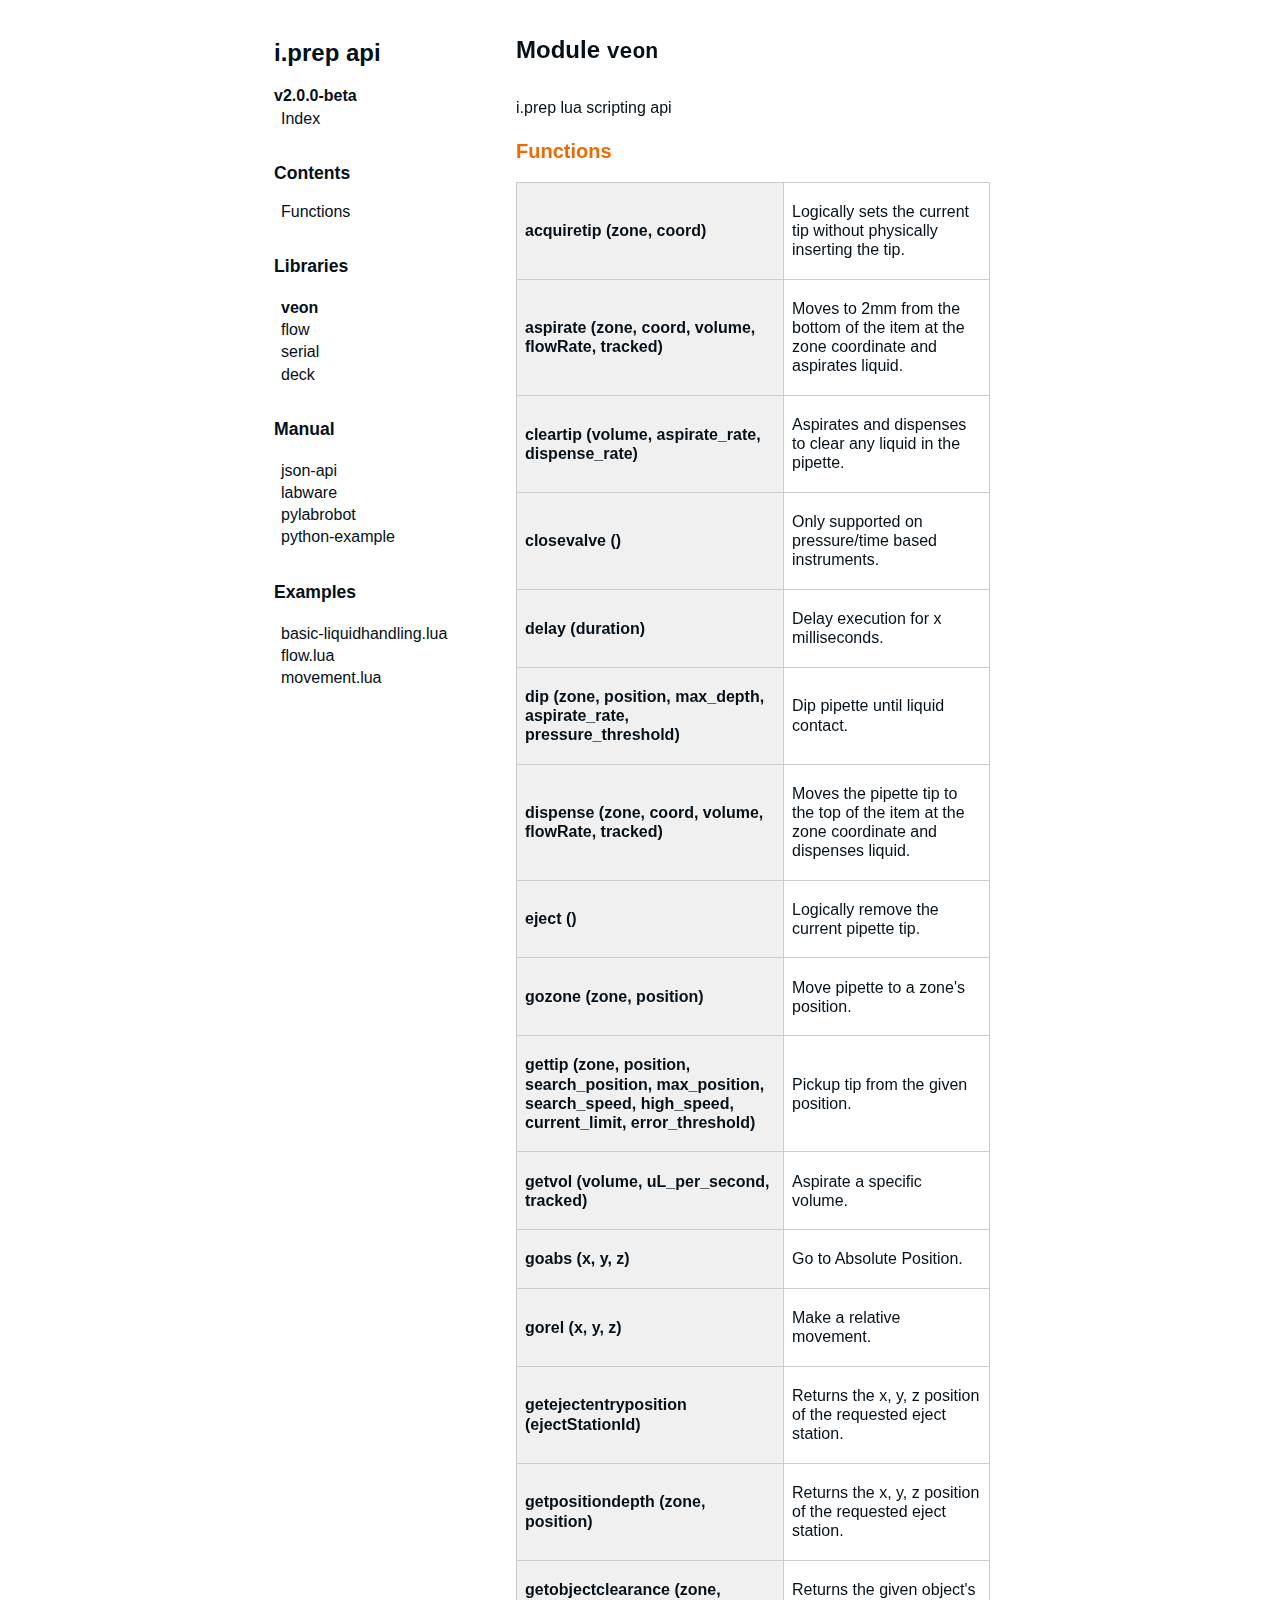
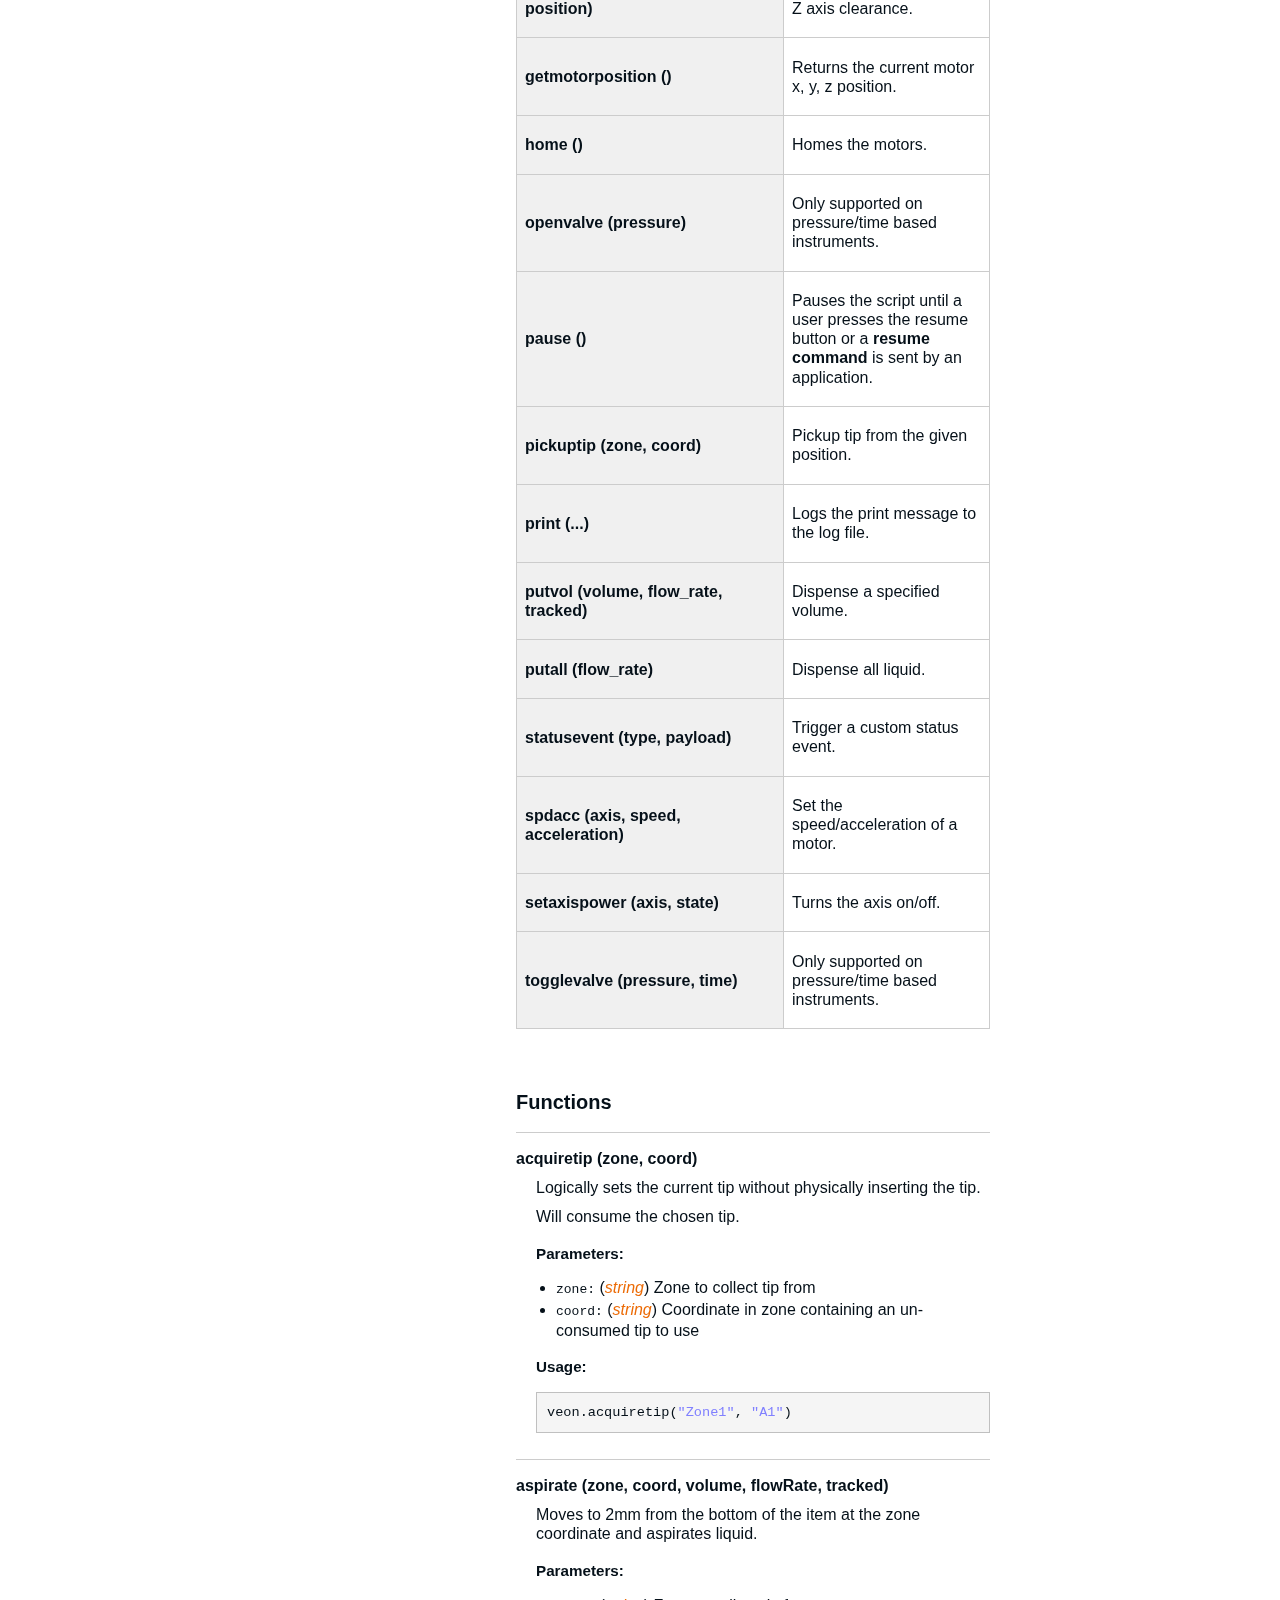
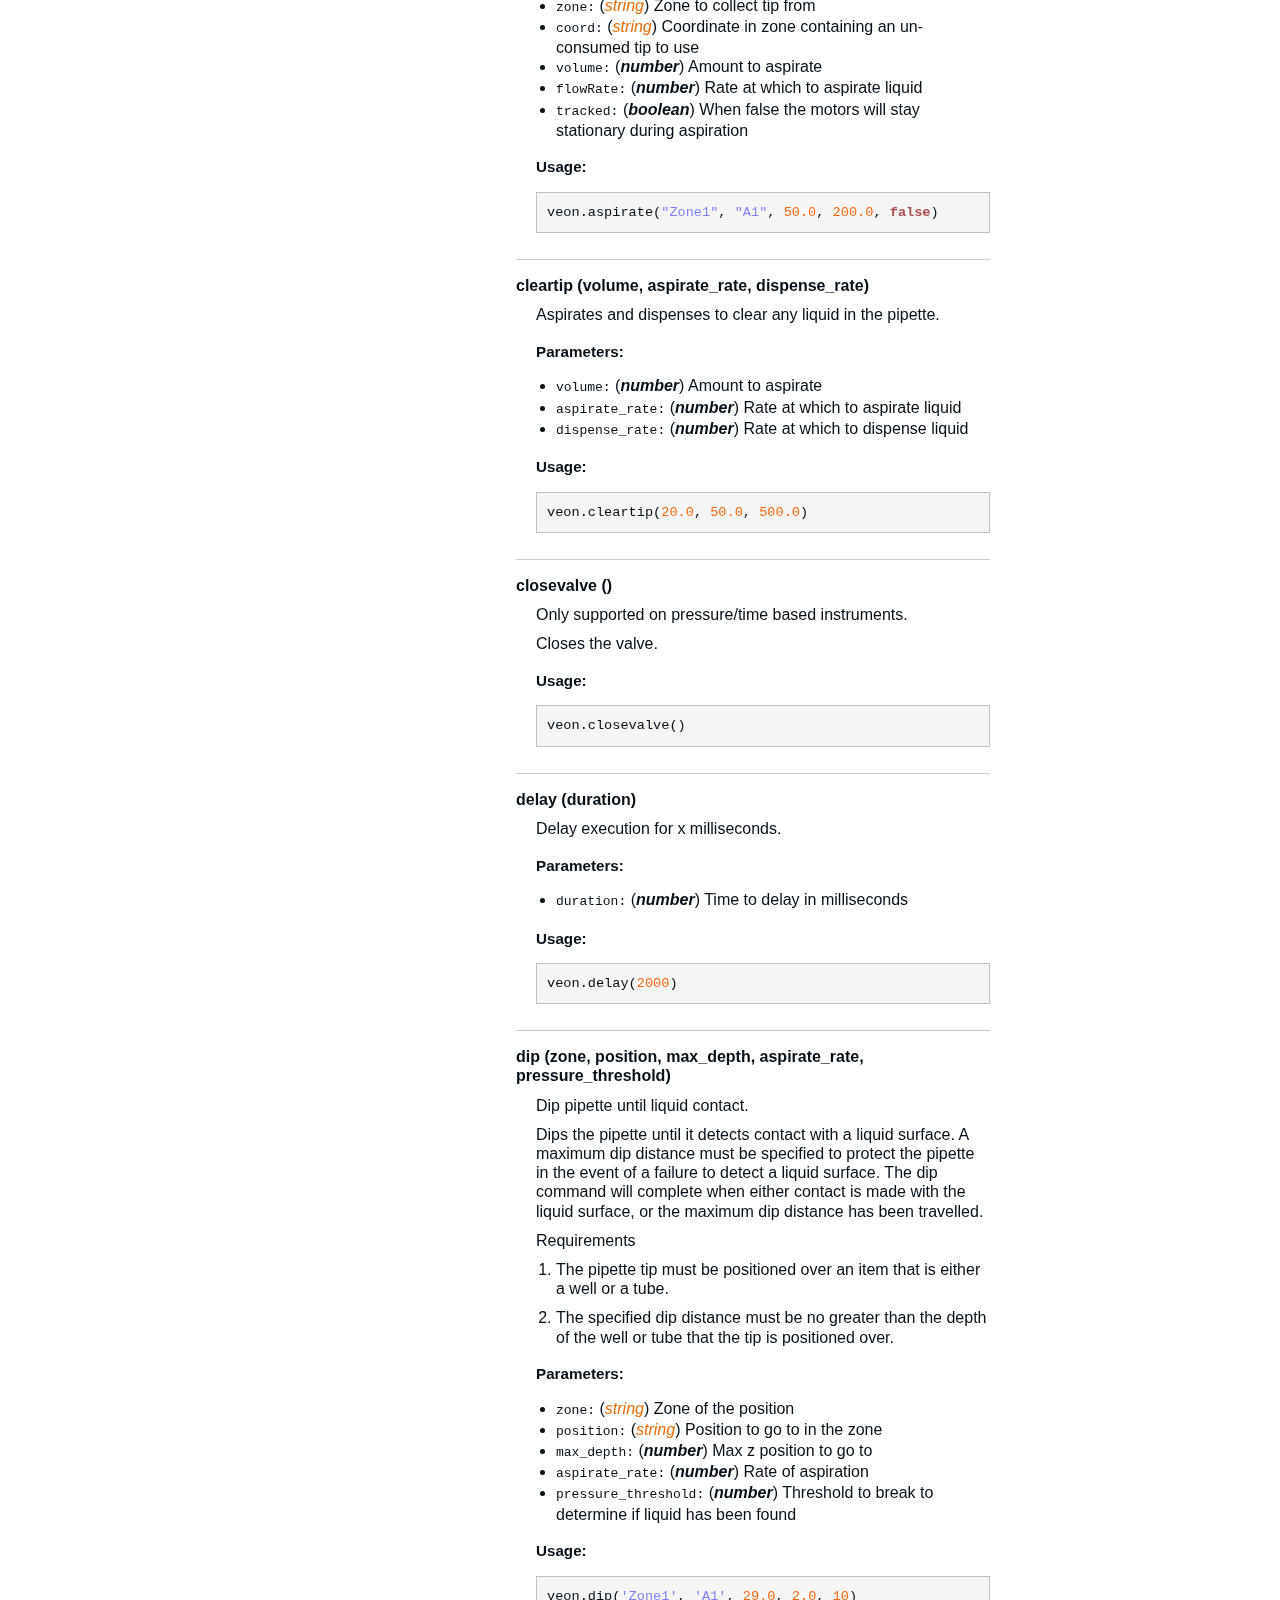
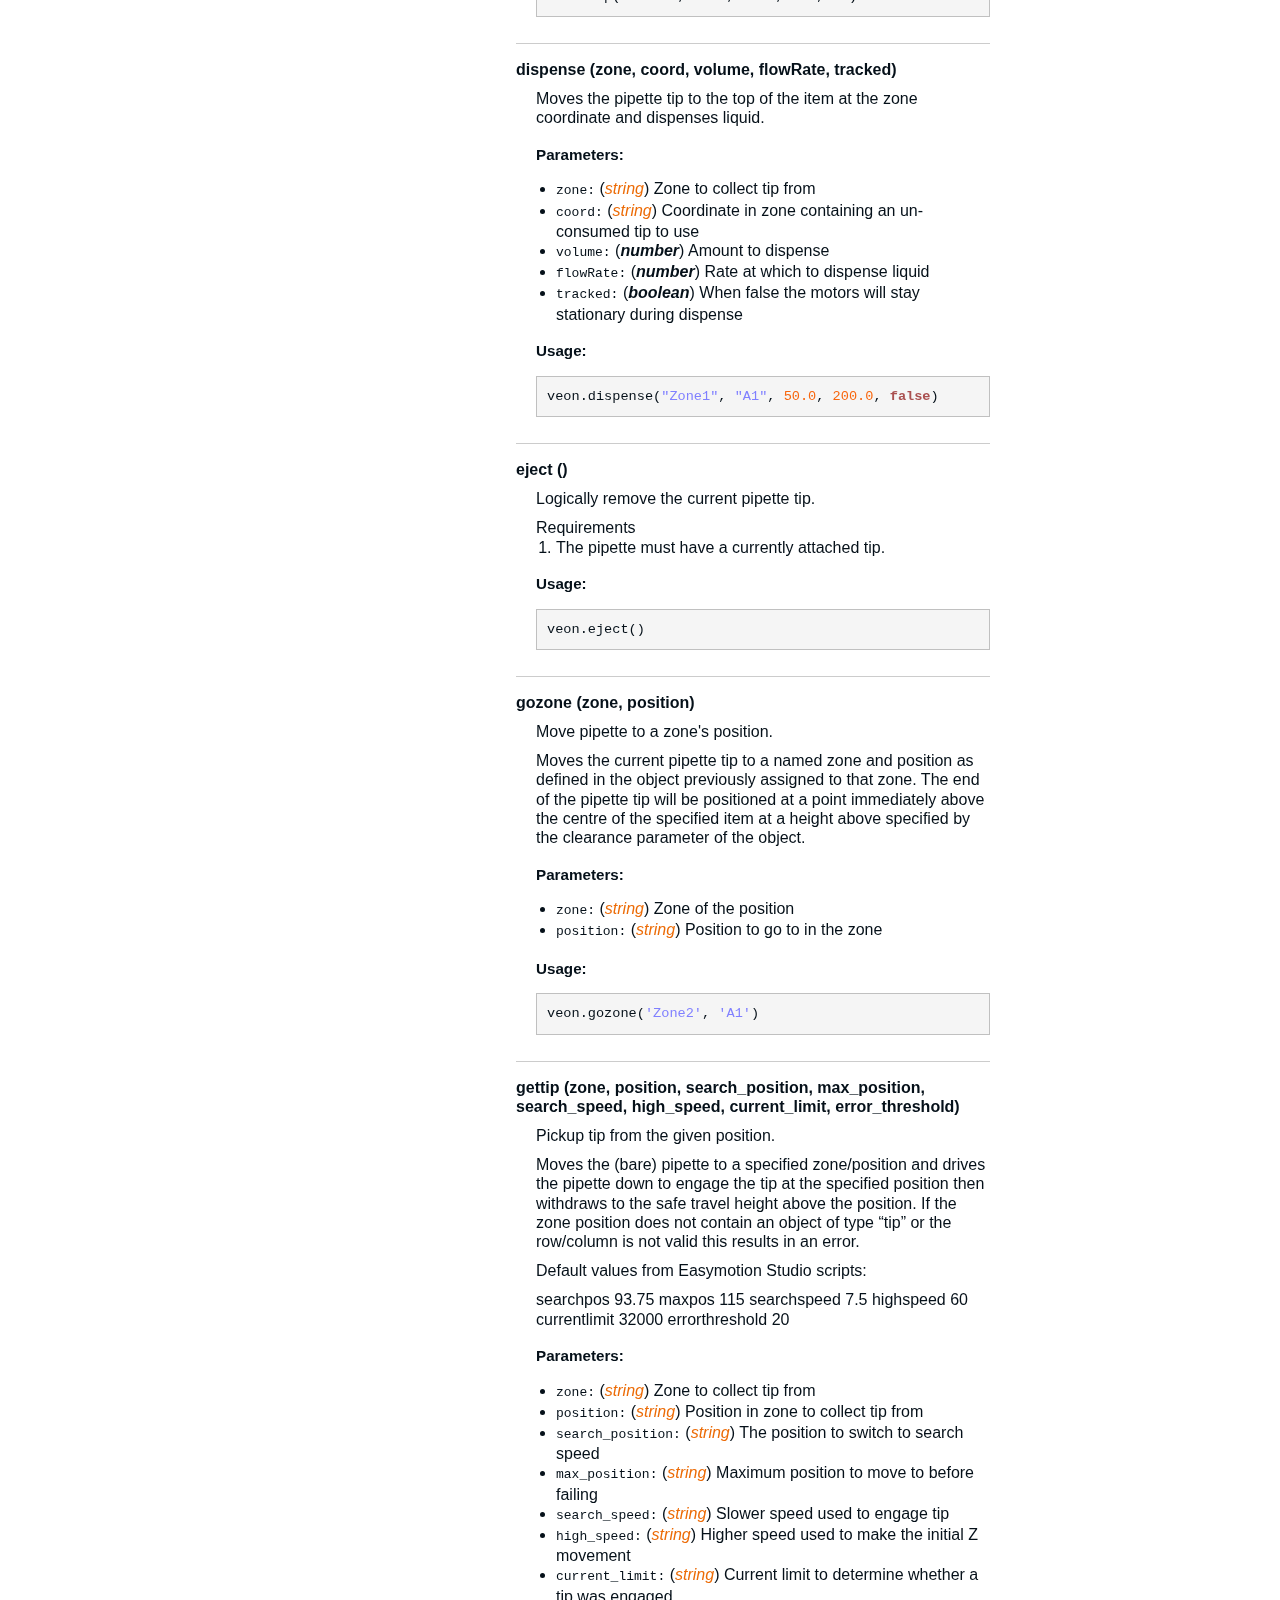
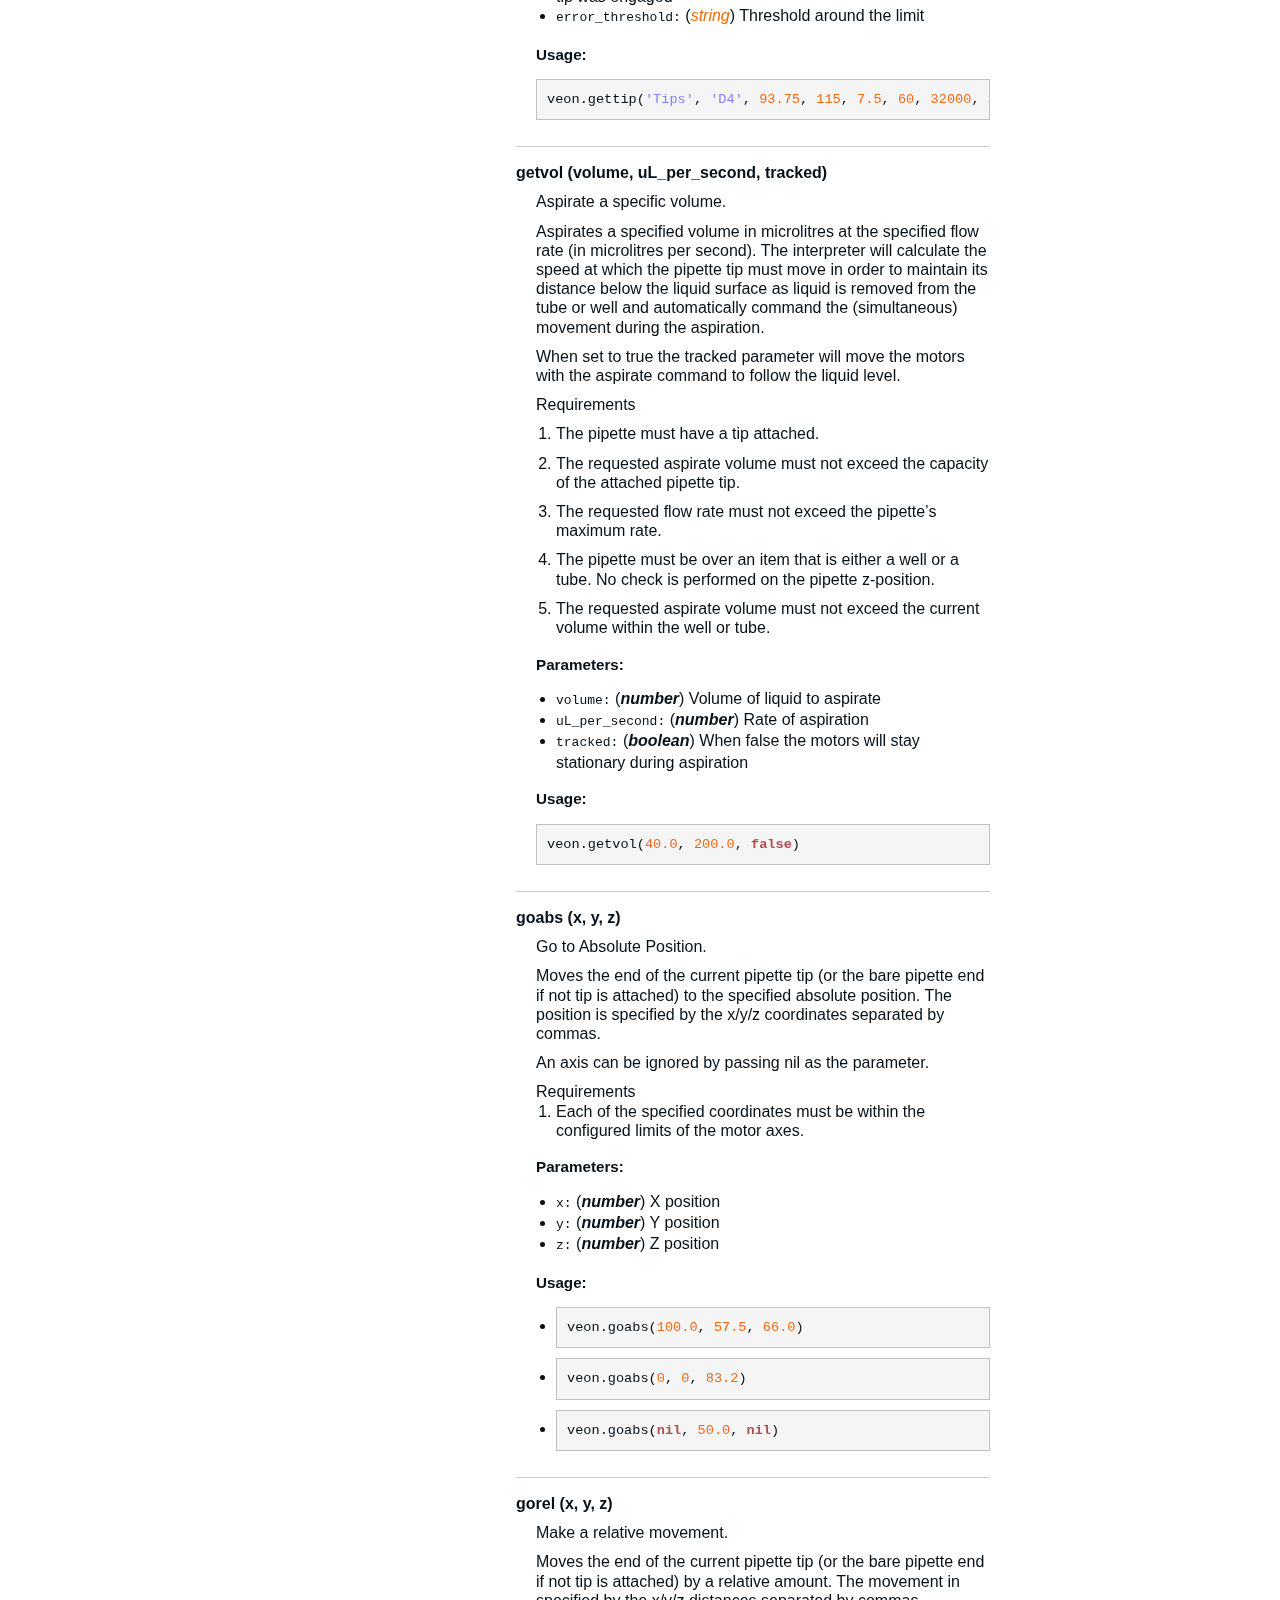
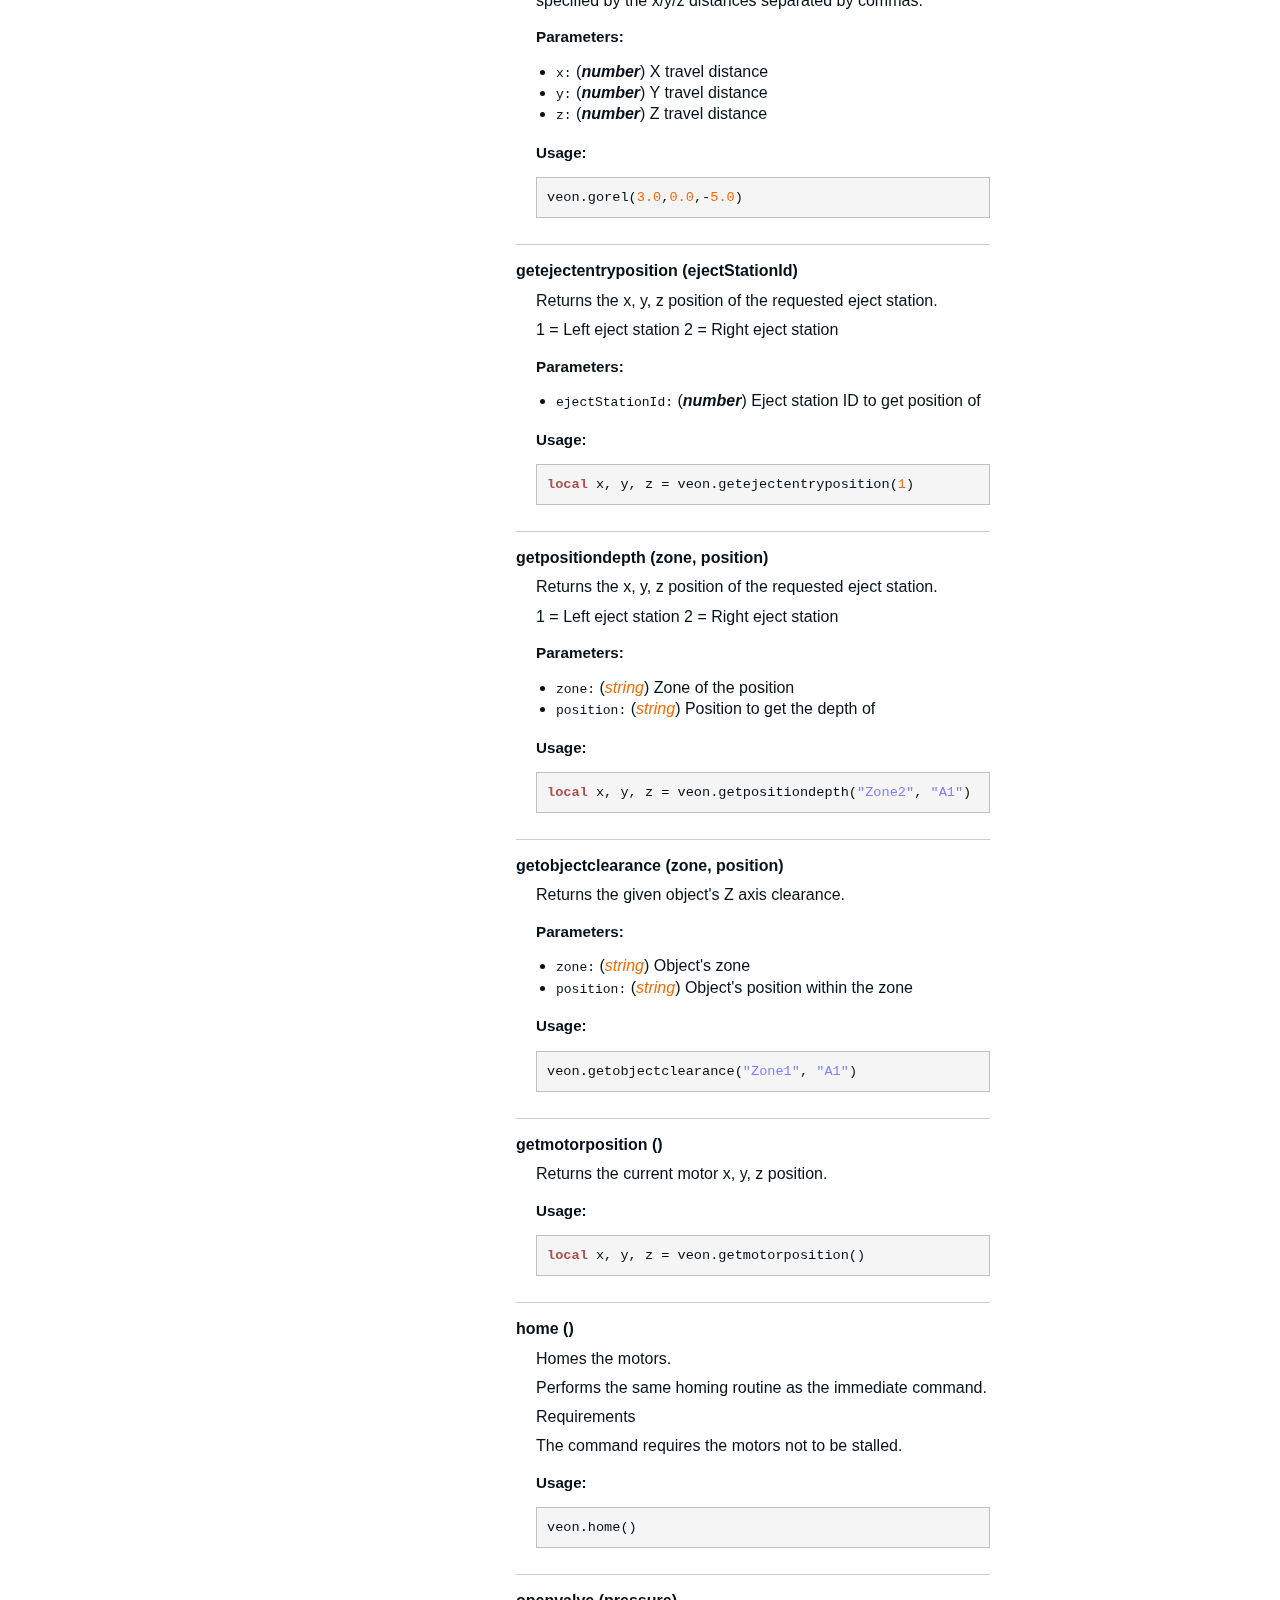
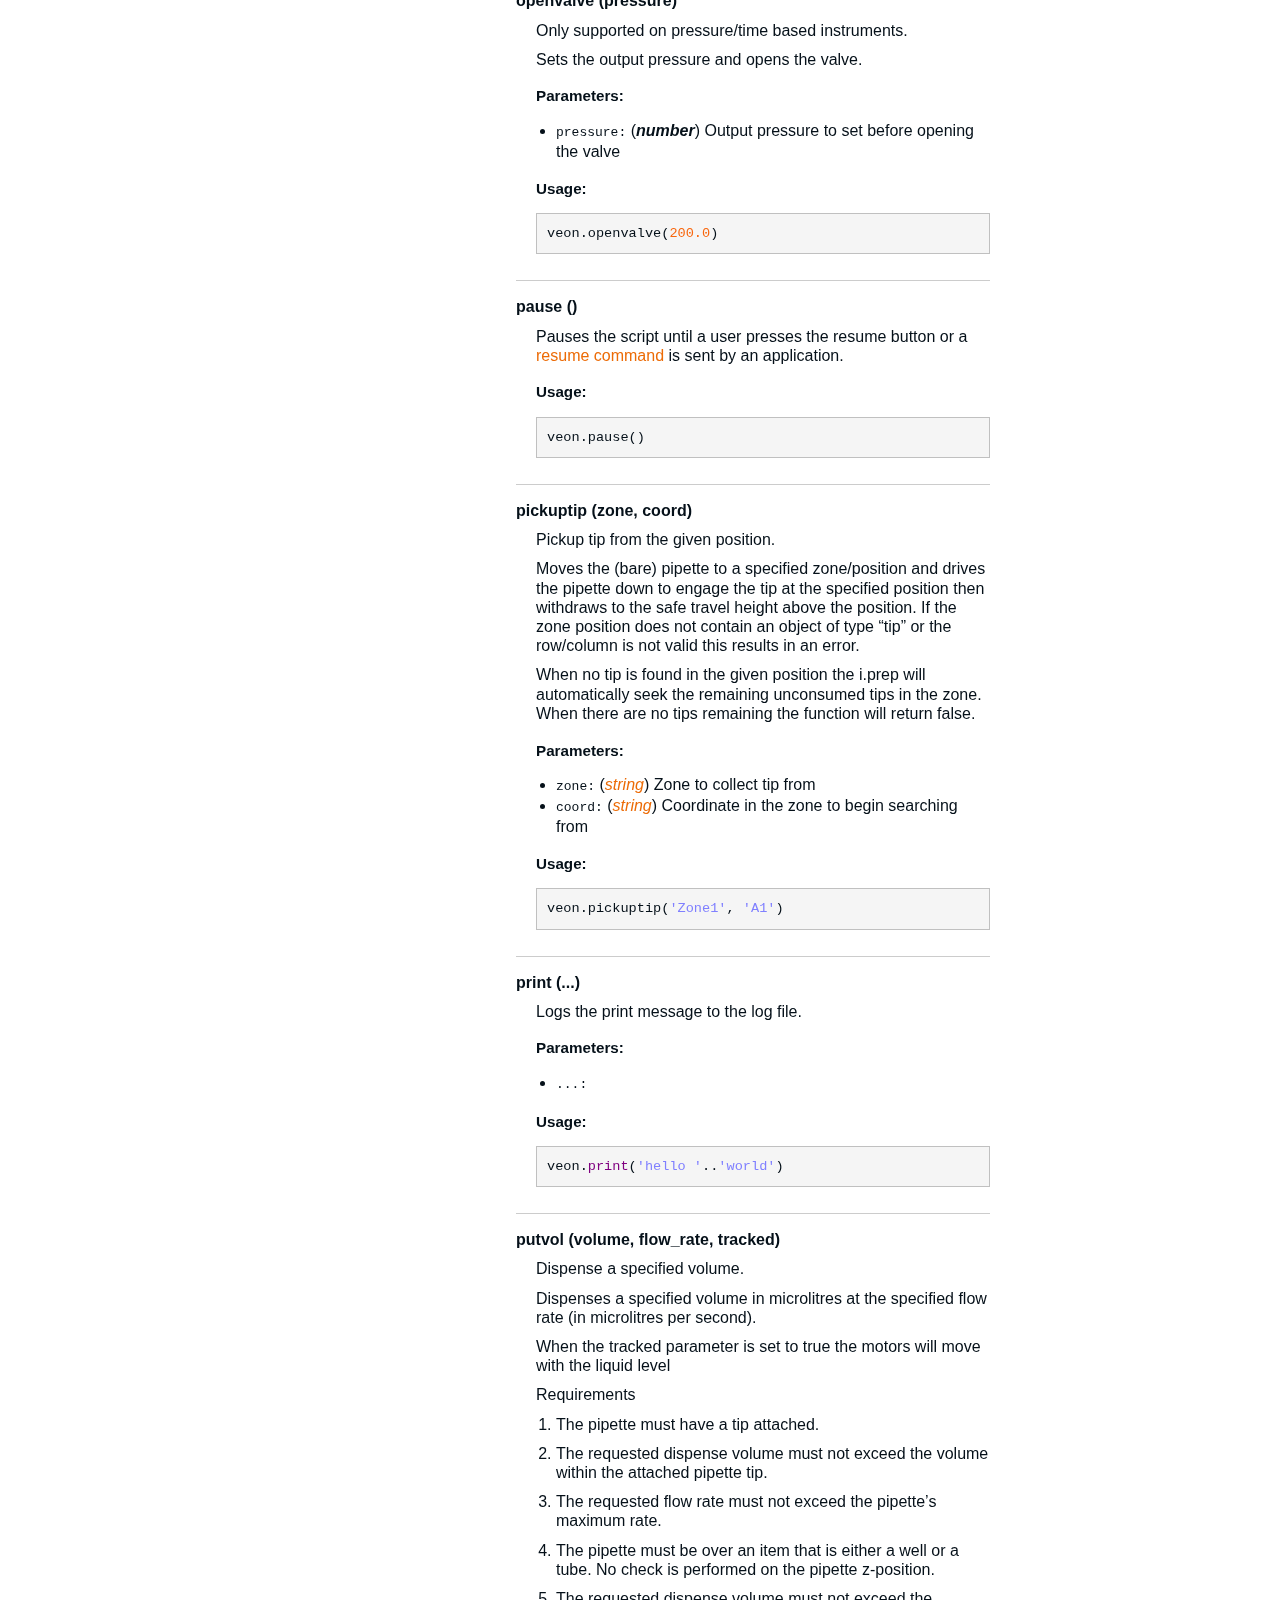
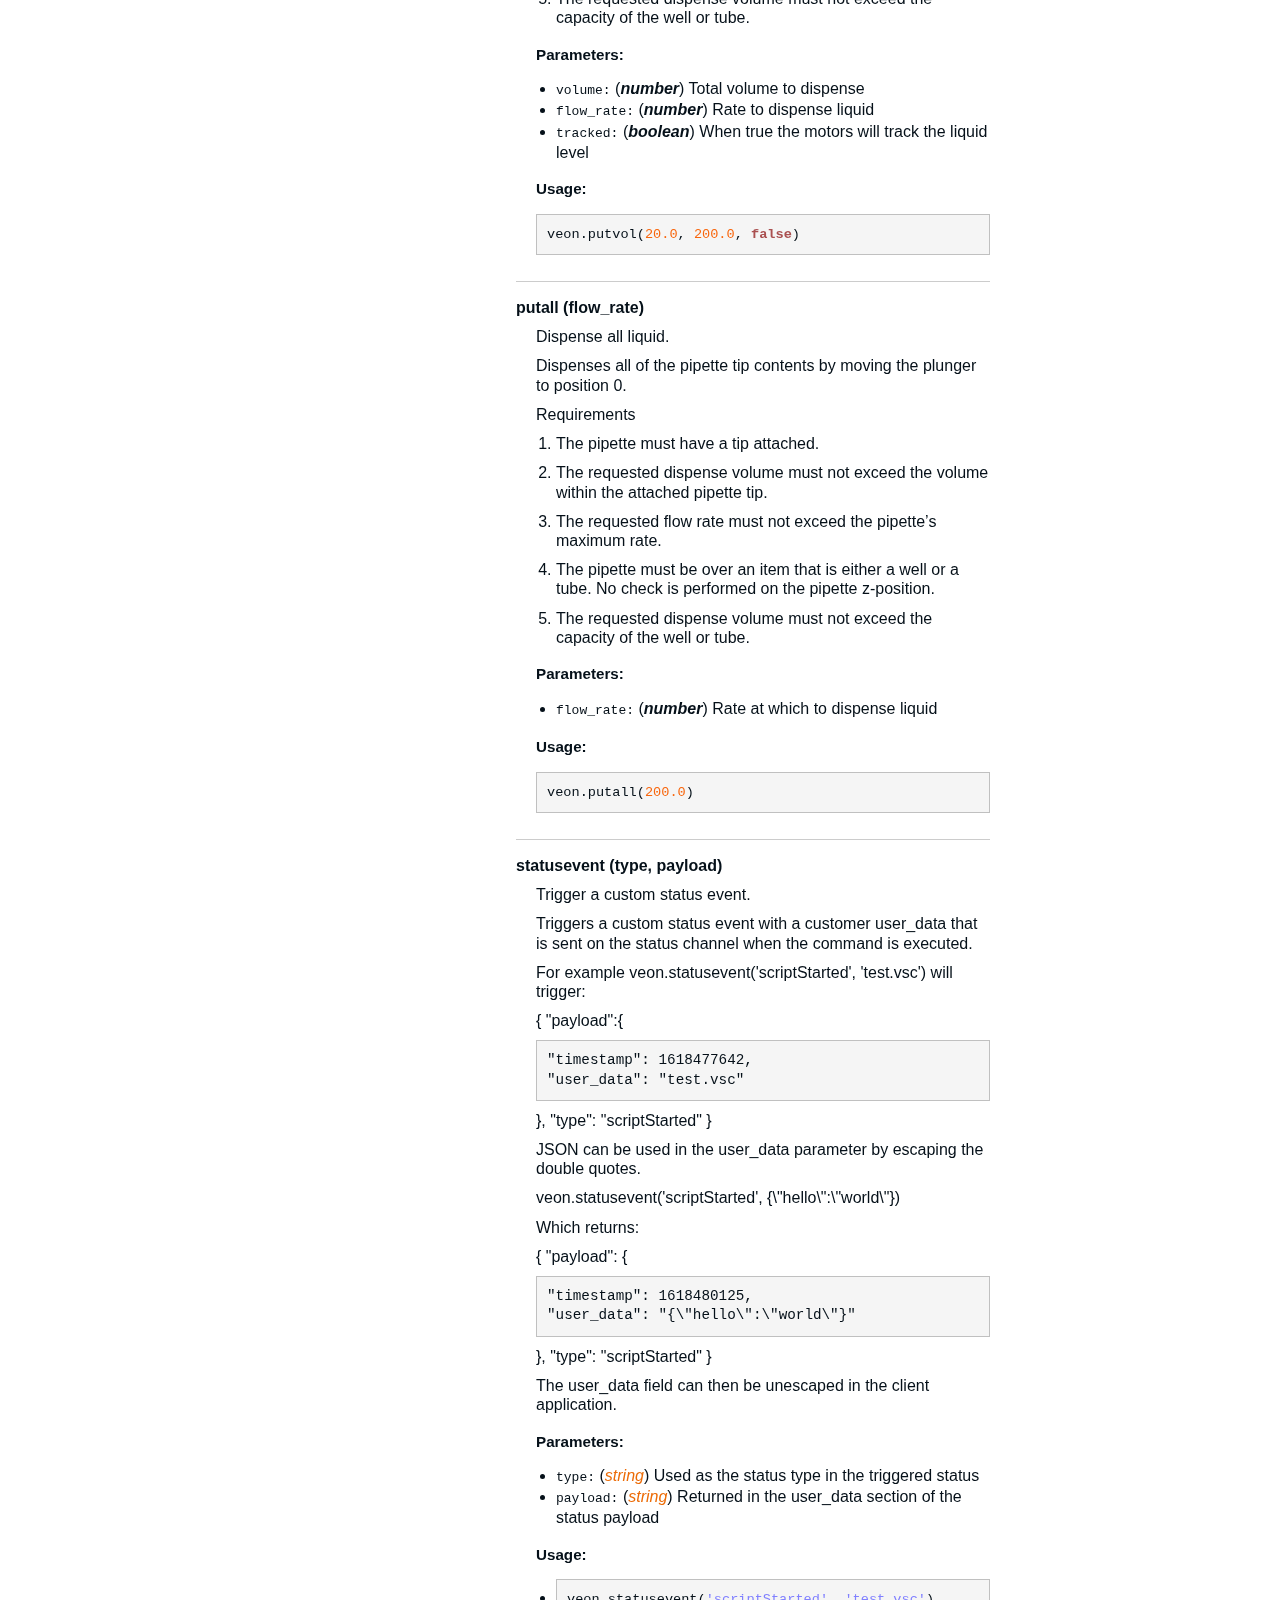
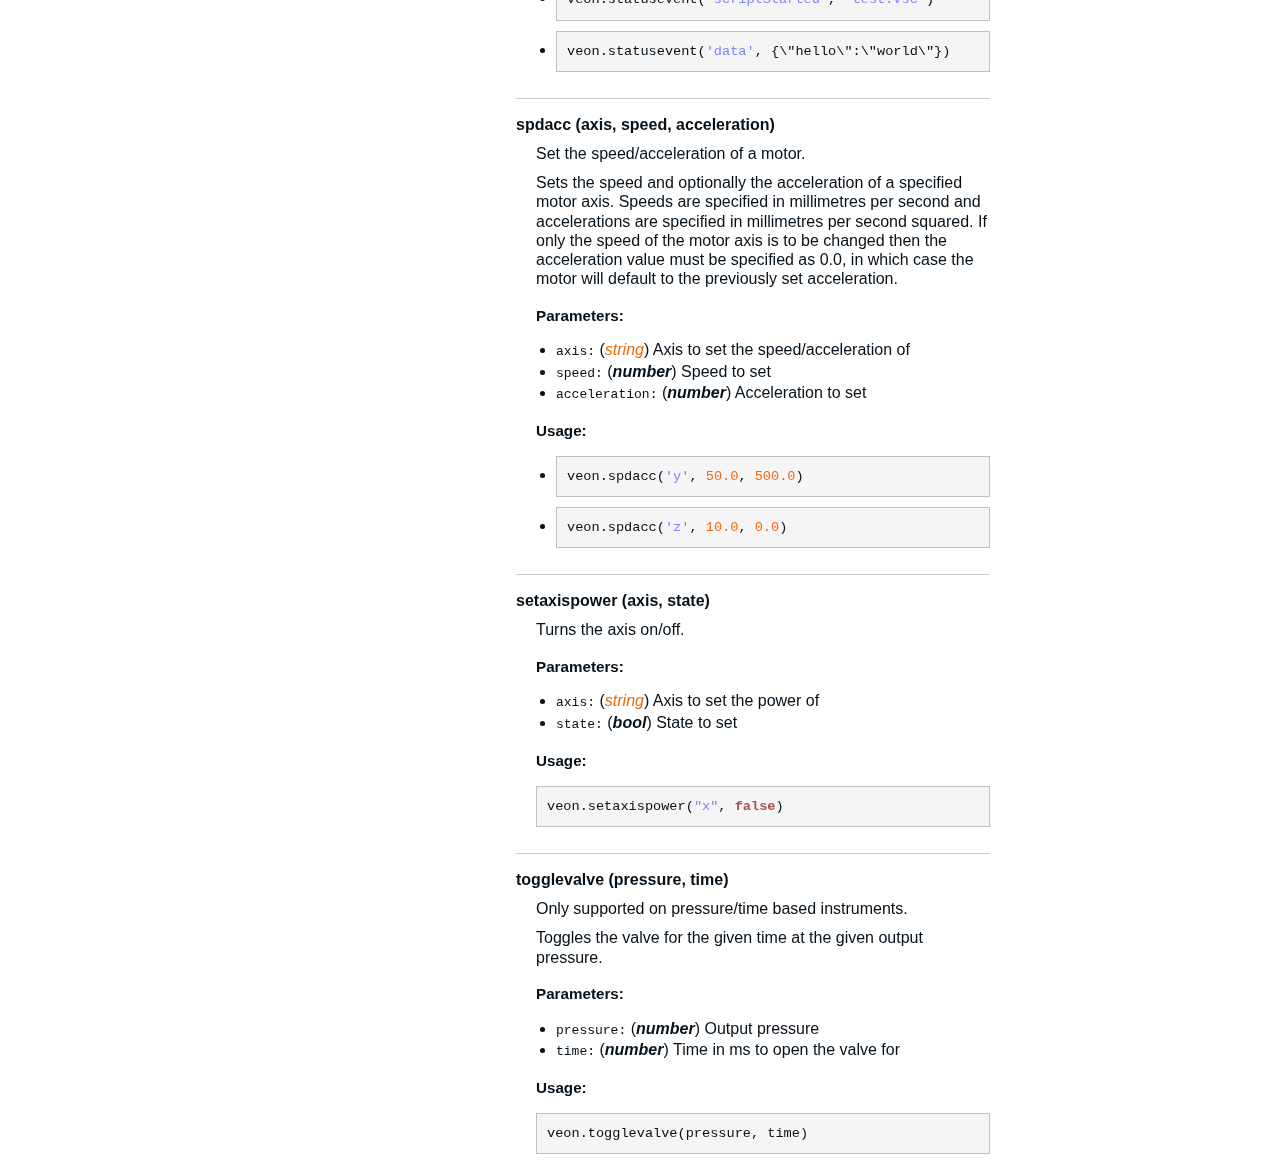
<file: docs/libraries/veon.html>
<!DOCTYPE html PUBLIC "-//W3C//DTD XHTML 1.0 Strict//EN"
   "http://www.w3.org/TR/xhtml1/DTD/xhtml1-strict.dtd">
<html>
<meta http-equiv="Content-Type" content="text/html; charset=UTF-8"/>
<head>
    <title>i.prep api v2.0.0-beta</title>
    <link rel="stylesheet" href="../ldoc.css" type="text/css" />
</head>
<body>

<div id="container">

<div id="product">
	<div id="product_logo"></div>
	<div id="product_name"><big><b></b></big></div>
	<div id="product_description"></div>
</div> <!-- id="product" -->


<div id="main">


<!-- Menu -->

<div id="navigation">
<br/>
<h1>i.prep api <h6 class=version>v2.0.0-beta</h6></h1>


<ul>
  <li><a href="../index.html">Index</a></li>
</ul>

<h2>Contents</h2>
<ul>
<li><a href="#Functions">Functions</a></li>
</ul>


<h2>Libraries</h2>
<ul class="nowrap">
  <li><strong>veon</strong></li>
  <li><a href="../libraries/flow.html">flow</a></li>
  <li><a href="../libraries/serial.html">serial</a></li>
  <li><a href="../libraries/deck.html">deck</a></li>
</ul>
<h2>Manual</h2>
<ul class="nowrap">
  <li><a href="../manual/json-api.md.html">json-api</a></li>
  <li><a href="../manual/labware.md.html">labware</a></li>
  <li><a href="../manual/pylabrobot.md.html">pylabrobot</a></li>
  <li><a href="../manual/python-example.md.html">python-example</a></li>
</ul>
<h2>Examples</h2>
<ul class="nowrap">
  <li><a href="../examples/basic-liquidhandling.lua.html">basic-liquidhandling.lua</a></li>
  <li><a href="../examples/flow.lua.html">flow.lua</a></li>
  <li><a href="../examples/movement.lua.html">movement.lua</a></li>
</ul>

</div>

<div id="content">

<h1>Module <code>veon</code></h1>
<p>i.prep lua scripting api</p>
<p>

</p>


<h2><a href="#Functions">Functions</a></h2>
<table class="function_list">
	<tr>
	<td class="name" nowrap><a href="#acquiretip">acquiretip (zone, coord)</a></td>
	<td class="summary">Logically sets the current tip without physically inserting the tip.</td>
	</tr>
	<tr>
	<td class="name" nowrap><a href="#aspirate">aspirate (zone, coord, volume, flowRate, tracked)</a></td>
	<td class="summary">Moves to 2mm from the bottom of the item at the zone coordinate and aspirates
liquid.</td>
	</tr>
	<tr>
	<td class="name" nowrap><a href="#cleartip">cleartip (volume, aspirate_rate, dispense_rate)</a></td>
	<td class="summary">Aspirates and dispenses to clear any liquid in the pipette.</td>
	</tr>
	<tr>
	<td class="name" nowrap><a href="#closevalve">closevalve ()</a></td>
	<td class="summary">Only supported on pressure/time based instruments.</td>
	</tr>
	<tr>
	<td class="name" nowrap><a href="#delay">delay (duration)</a></td>
	<td class="summary">Delay execution for x milliseconds.</td>
	</tr>
	<tr>
	<td class="name" nowrap><a href="#dip">dip (zone, position, max_depth, aspirate_rate, pressure_threshold)</a></td>
	<td class="summary">Dip pipette until liquid contact.</td>
	</tr>
	<tr>
	<td class="name" nowrap><a href="#dispense">dispense (zone, coord, volume, flowRate, tracked)</a></td>
	<td class="summary">Moves the pipette tip to the top of the item at the zone coordinate and dispenses
liquid.</td>
	</tr>
	<tr>
	<td class="name" nowrap><a href="#eject">eject ()</a></td>
	<td class="summary">Logically remove the current pipette tip.</td>
	</tr>
	<tr>
	<td class="name" nowrap><a href="#gozone">gozone (zone, position)</a></td>
	<td class="summary">Move pipette to a zone's position.</td>
	</tr>
	<tr>
	<td class="name" nowrap><a href="#gettip">gettip (zone, position, search_position, max_position, search_speed, high_speed, current_limit, error_threshold)</a></td>
	<td class="summary">Pickup tip from the given position.</td>
	</tr>
	<tr>
	<td class="name" nowrap><a href="#getvol">getvol (volume, uL_per_second, tracked)</a></td>
	<td class="summary">Aspirate a specific volume.</td>
	</tr>
	<tr>
	<td class="name" nowrap><a href="#goabs">goabs (x, y, z)</a></td>
	<td class="summary">Go to Absolute Position.</td>
	</tr>
	<tr>
	<td class="name" nowrap><a href="#gorel">gorel (x, y, z)</a></td>
	<td class="summary">Make a relative movement.</td>
	</tr>
	<tr>
	<td class="name" nowrap><a href="#getejectentryposition">getejectentryposition (ejectStationId)</a></td>
	<td class="summary">Returns the x, y, z position of the requested eject station.</td>
	</tr>
	<tr>
	<td class="name" nowrap><a href="#getpositiondepth">getpositiondepth (zone, position)</a></td>
	<td class="summary">Returns the x, y, z position of the requested eject station.</td>
	</tr>
	<tr>
	<td class="name" nowrap><a href="#getobjectclearance">getobjectclearance (zone, position)</a></td>
	<td class="summary">Returns the given object's Z axis clearance.</td>
	</tr>
	<tr>
	<td class="name" nowrap><a href="#getmotorposition">getmotorposition ()</a></td>
	<td class="summary">Returns the current motor x, y, z position.</td>
	</tr>
	<tr>
	<td class="name" nowrap><a href="#home">home ()</a></td>
	<td class="summary">Homes the motors.</td>
	</tr>
	<tr>
	<td class="name" nowrap><a href="#openvalve">openvalve (pressure)</a></td>
	<td class="summary">Only supported on pressure/time based instruments.</td>
	</tr>
	<tr>
	<td class="name" nowrap><a href="#pause">pause ()</a></td>
	<td class="summary">Pauses the script until a user presses the resume button
or a <a href="../manual/commands.md.html#Resume_Script">resume command</a> is sent by an application.</td>
	</tr>
	<tr>
	<td class="name" nowrap><a href="#pickuptip">pickuptip (zone, coord)</a></td>
	<td class="summary">Pickup tip from the given position.</td>
	</tr>
	<tr>
	<td class="name" nowrap><a href="#print">print (...)</a></td>
	<td class="summary">Logs the print message to the log file.</td>
	</tr>
	<tr>
	<td class="name" nowrap><a href="#putvol">putvol (volume, flow_rate, tracked)</a></td>
	<td class="summary">Dispense a specified volume.</td>
	</tr>
	<tr>
	<td class="name" nowrap><a href="#putall">putall (flow_rate)</a></td>
	<td class="summary">Dispense all liquid.</td>
	</tr>
	<tr>
	<td class="name" nowrap><a href="#statusevent">statusevent (type, payload)</a></td>
	<td class="summary">Trigger a custom status event.</td>
	</tr>
	<tr>
	<td class="name" nowrap><a href="#spdacc">spdacc (axis, speed, acceleration)</a></td>
	<td class="summary">Set the speed/acceleration of a motor.</td>
	</tr>
	<tr>
	<td class="name" nowrap><a href="#setaxispower">setaxispower (axis, state)</a></td>
	<td class="summary">Turns the axis on/off.</td>
	</tr>
	<tr>
	<td class="name" nowrap><a href="#togglevalve">togglevalve (pressure, time)</a></td>
	<td class="summary">Only supported on pressure/time based instruments.</td>
	</tr>
</table>

<br/>
<br/>


    <h2 class="section-header "><a name="Functions"></a>Functions</h2>

    <dl class="function">
    <dt>
    <a name = "acquiretip"></a>
    <strong>acquiretip (zone, coord)</strong>
    </dt>
    <dd>
    Logically sets the current tip without physically inserting the tip. </p>

<p>Will consume the chosen tip.


    <h3>Parameters:</h3>
    <ul>
        <li><span class="parameter">zone</span>
            <span class="types"><a class="type" href="https://www.lua.org/manual/5.4/manual.html#6.4">string</a></span>
         Zone to collect tip from
        </li>
        <li><span class="parameter">coord</span>
            <span class="types"><a class="type" href="https://www.lua.org/manual/5.4/manual.html#6.4">string</a></span>
         Coordinate in zone containing an un-consumed tip to use
        </li>
    </ul>




    <h3>Usage:</h3>
    <ul>
        <pre class="example">veon.<span class="function-name">acquiretip</span>(<span class="string">"Zone1"</span>, <span class="string">"A1"</span>)</pre>
    </ul>

</dd>
    <dt>
    <a name = "aspirate"></a>
    <strong>aspirate (zone, coord, volume, flowRate, tracked)</strong>
    </dt>
    <dd>
    Moves to 2mm from the bottom of the item at the zone coordinate and aspirates
liquid.


    <h3>Parameters:</h3>
    <ul>
        <li><span class="parameter">zone</span>
            <span class="types"><a class="type" href="https://www.lua.org/manual/5.4/manual.html#6.4">string</a></span>
         Zone to collect tip from
        </li>
        <li><span class="parameter">coord</span>
            <span class="types"><a class="type" href="https://www.lua.org/manual/5.4/manual.html#6.4">string</a></span>
         Coordinate in zone containing an un-consumed tip to use
        </li>
        <li><span class="parameter">volume</span>
            <span class="types"><span class="type">number</span></span>
         Amount to aspirate
        </li>
        <li><span class="parameter">flowRate</span>
            <span class="types"><span class="type">number</span></span>
         Rate at which to aspirate liquid
        </li>
        <li><span class="parameter">tracked</span>
            <span class="types"><span class="type">boolean</span></span>
         When false the motors will stay stationary during aspiration
        </li>
    </ul>




    <h3>Usage:</h3>
    <ul>
        <pre class="example">veon.<span class="function-name">aspirate</span>(<span class="string">"Zone1"</span>, <span class="string">"A1"</span>, <span class="number">50.0</span>, <span class="number">200.0</span>, <span class="keyword">false</span>)</pre>
    </ul>

</dd>
    <dt>
    <a name = "cleartip"></a>
    <strong>cleartip (volume, aspirate_rate, dispense_rate)</strong>
    </dt>
    <dd>
    Aspirates and dispenses to clear any liquid in the pipette.


    <h3>Parameters:</h3>
    <ul>
        <li><span class="parameter">volume</span>
            <span class="types"><span class="type">number</span></span>
         Amount to aspirate
        </li>
        <li><span class="parameter">aspirate_rate</span>
            <span class="types"><span class="type">number</span></span>
         Rate at which to aspirate liquid
        </li>
        <li><span class="parameter">dispense_rate</span>
            <span class="types"><span class="type">number</span></span>
         Rate at which to dispense liquid
        </li>
    </ul>




    <h3>Usage:</h3>
    <ul>
        <pre class="example">veon.<span class="function-name">cleartip</span>(<span class="number">20.0</span>, <span class="number">50.0</span>, <span class="number">500.0</span>)</pre>
    </ul>

</dd>
    <dt>
    <a name = "closevalve"></a>
    <strong>closevalve ()</strong>
    </dt>
    <dd>
    Only supported on pressure/time based instruments. </p>

<p>Closes the valve.






    <h3>Usage:</h3>
    <ul>
        <pre class="example">veon.<span class="function-name">closevalve</span>()</pre>
    </ul>

</dd>
    <dt>
    <a name = "delay"></a>
    <strong>delay (duration)</strong>
    </dt>
    <dd>
    Delay execution for x milliseconds.


    <h3>Parameters:</h3>
    <ul>
        <li><span class="parameter">duration</span>
            <span class="types"><span class="type">number</span></span>
         Time to delay in milliseconds
        </li>
    </ul>




    <h3>Usage:</h3>
    <ul>
        <pre class="example">veon.<span class="function-name">delay</span>(<span class="number">2000</span>)</pre>
    </ul>

</dd>
    <dt>
    <a name = "dip"></a>
    <strong>dip (zone, position, max_depth, aspirate_rate, pressure_threshold)</strong>
    </dt>
    <dd>

<p>Dip pipette until liquid contact. </p>

<p>Dips the pipette until it detects contact with a liquid surface. A maximum dip distance must be specified to protect
the pipette in the event of a failure to detect a liquid surface. The dip command will complete when either contact
is made with the liquid surface, or the maximum dip distance has been travelled.</p>

<p>Requirements</p>

<ol>
    <li><p>The pipette tip must be positioned over an item that is either a well or a tube.</p></li>
    <li><p>The specified dip distance must be no greater than the depth of the well or tube that the tip is positioned over.</p></li>
</ol>




    <h3>Parameters:</h3>
    <ul>
        <li><span class="parameter">zone</span>
            <span class="types"><a class="type" href="https://www.lua.org/manual/5.4/manual.html#6.4">string</a></span>
         Zone of the position
        </li>
        <li><span class="parameter">position</span>
            <span class="types"><a class="type" href="https://www.lua.org/manual/5.4/manual.html#6.4">string</a></span>
         Position to go to in the zone
        </li>
        <li><span class="parameter">max_depth</span>
            <span class="types"><span class="type">number</span></span>
         Max z position to go to
        </li>
        <li><span class="parameter">aspirate_rate</span>
            <span class="types"><span class="type">number</span></span>
         Rate of aspiration
        </li>
        <li><span class="parameter">pressure_threshold</span>
            <span class="types"><span class="type">number</span></span>
         Threshold to break to determine if liquid has been found
        </li>
    </ul>




    <h3>Usage:</h3>
    <ul>
        <pre class="example">veon.<span class="function-name">dip</span>(<span class="string">'Zone1'</span>, <span class="string">'A1'</span>, <span class="number">29.0</span>, <span class="number">2.0</span>, <span class="number">10</span>)</pre>
    </ul>

</dd>
    <dt>
    <a name = "dispense"></a>
    <strong>dispense (zone, coord, volume, flowRate, tracked)</strong>
    </dt>
    <dd>
    Moves the pipette tip to the top of the item at the zone coordinate and dispenses
liquid.


    <h3>Parameters:</h3>
    <ul>
        <li><span class="parameter">zone</span>
            <span class="types"><a class="type" href="https://www.lua.org/manual/5.4/manual.html#6.4">string</a></span>
         Zone to collect tip from
        </li>
        <li><span class="parameter">coord</span>
            <span class="types"><a class="type" href="https://www.lua.org/manual/5.4/manual.html#6.4">string</a></span>
         Coordinate in zone containing an un-consumed tip to use
        </li>
        <li><span class="parameter">volume</span>
            <span class="types"><span class="type">number</span></span>
         Amount to dispense
        </li>
        <li><span class="parameter">flowRate</span>
            <span class="types"><span class="type">number</span></span>
         Rate at which to dispense liquid
        </li>
        <li><span class="parameter">tracked</span>
            <span class="types"><span class="type">boolean</span></span>
         When false the motors will stay stationary during dispense
        </li>
    </ul>




    <h3>Usage:</h3>
    <ul>
        <pre class="example">veon.<span class="function-name">dispense</span>(<span class="string">"Zone1"</span>, <span class="string">"A1"</span>, <span class="number">50.0</span>, <span class="number">200.0</span>, <span class="keyword">false</span>)</pre>
    </ul>

</dd>
    <dt>
    <a name = "eject"></a>
    <strong>eject ()</strong>
    </dt>
    <dd>

<p>Logically remove the current pipette tip. </p>

<p>Requirements</p>

<ol>
    <li>The pipette must have a currently attached tip.</li>
</ol>








    <h3>Usage:</h3>
    <ul>
        <pre class="example">veon.<span class="function-name">eject</span>()</pre>
    </ul>

</dd>
    <dt>
    <a name = "gozone"></a>
    <strong>gozone (zone, position)</strong>
    </dt>
    <dd>
    Move pipette to a zone's position. </p>

<p>Moves the current pipette tip to a named zone and position as defined in the object
previously assigned to that zone. The end of the pipette tip will be positioned at
a point immediately above the centre of the specified item at a height above specified
by the clearance parameter of the object.


    <h3>Parameters:</h3>
    <ul>
        <li><span class="parameter">zone</span>
            <span class="types"><a class="type" href="https://www.lua.org/manual/5.4/manual.html#6.4">string</a></span>
         Zone of the position
        </li>
        <li><span class="parameter">position</span>
            <span class="types"><a class="type" href="https://www.lua.org/manual/5.4/manual.html#6.4">string</a></span>
         Position to go to in the zone
        </li>
    </ul>




    <h3>Usage:</h3>
    <ul>
        <pre class="example">veon.<span class="function-name">gozone</span>(<span class="string">'Zone2'</span>, <span class="string">'A1'</span>)</pre>
    </ul>

</dd>
    <dt>
    <a name = "gettip"></a>
    <strong>gettip (zone, position, search_position, max_position, search_speed, high_speed, current_limit, error_threshold)</strong>
    </dt>
    <dd>
    Pickup tip from the given position. </p>

<p>Moves the (bare) pipette to a specified zone/position and drives the pipette down
to engage the tip at the specified position then withdraws to the safe travel height
above the position. If the zone position does not contain an object of type “tip”
or the row/column is not valid this results in an error.</p>

<p>Default values from Easymotion Studio scripts:</p>

<p>searchpos       93.75
maxpos          115
searchspeed     7.5
highspeed       60
currentlimit    32000
errorthreshold  20


    <h3>Parameters:</h3>
    <ul>
        <li><span class="parameter">zone</span>
            <span class="types"><a class="type" href="https://www.lua.org/manual/5.4/manual.html#6.4">string</a></span>
         Zone to collect tip from
        </li>
        <li><span class="parameter">position</span>
            <span class="types"><a class="type" href="https://www.lua.org/manual/5.4/manual.html#6.4">string</a></span>
         Position in zone to collect tip from
        </li>
        <li><span class="parameter">search_position</span>
            <span class="types"><a class="type" href="https://www.lua.org/manual/5.4/manual.html#6.4">string</a></span>
         The position to switch to search speed
        </li>
        <li><span class="parameter">max_position</span>
            <span class="types"><a class="type" href="https://www.lua.org/manual/5.4/manual.html#6.4">string</a></span>
         Maximum position to move to before failing
        </li>
        <li><span class="parameter">search_speed</span>
            <span class="types"><a class="type" href="https://www.lua.org/manual/5.4/manual.html#6.4">string</a></span>
         Slower speed used to engage tip
        </li>
        <li><span class="parameter">high_speed</span>
            <span class="types"><a class="type" href="https://www.lua.org/manual/5.4/manual.html#6.4">string</a></span>
         Higher speed used to make the initial Z movement
        </li>
        <li><span class="parameter">current_limit</span>
            <span class="types"><a class="type" href="https://www.lua.org/manual/5.4/manual.html#6.4">string</a></span>
         Current limit to determine whether a tip was engaged
        </li>
        <li><span class="parameter">error_threshold</span>
            <span class="types"><a class="type" href="https://www.lua.org/manual/5.4/manual.html#6.4">string</a></span>
         Threshold around the limit
        </li>
    </ul>




    <h3>Usage:</h3>
    <ul>
        <pre class="example">veon.<span class="function-name">gettip</span>(<span class="string">'Tips'</span>, <span class="string">'D4'</span>, <span class="number">93.75</span>, <span class="number">115</span>, <span class="number">7.5</span>, <span class="number">60</span>, <span class="number">32000</span>, <span class="number">20</span>)</pre>
    </ul>

</dd>
    <dt>
    <a name = "getvol"></a>
    <strong>getvol (volume, uL_per_second, tracked)</strong>
    </dt>
    <dd>

<p>Aspirate a specific volume. </p>

<p>Aspirates a specified volume in microlitres at the specified flow rate (in microlitres per second).
The interpreter will calculate the speed at which the pipette tip must move in order to maintain
its distance below the liquid surface as liquid is removed from the tube or well and automatically
command the (simultaneous) movement during the aspiration.</p>

<p>When set to true the tracked parameter will move the motors with the aspirate command to follow
the liquid level.</p>

<p>Requirements</p>

<ol>
    <li><p>The pipette must have a tip attached.</p></li>
    <li><p>The requested aspirate volume must not exceed the capacity of the attached pipette tip.</p></li>
    <li><p>The requested flow rate must not exceed the pipette’s maximum rate.</p></li>
    <li><p>The pipette must be over an item that is either a well or a tube. No check is performed on the pipette z-position.</p></li>
    <li><p>The requested aspirate volume must not exceed the current volume within the well or tube.</p></li>
</ol>




    <h3>Parameters:</h3>
    <ul>
        <li><span class="parameter">volume</span>
            <span class="types"><span class="type">number</span></span>
         Volume of liquid to aspirate
        </li>
        <li><span class="parameter">uL_per_second</span>
            <span class="types"><span class="type">number</span></span>
         Rate of aspiration
        </li>
        <li><span class="parameter">tracked</span>
            <span class="types"><span class="type">boolean</span></span>
         When false the motors will stay stationary during aspiration
        </li>
    </ul>




    <h3>Usage:</h3>
    <ul>
        <pre class="example">veon.<span class="function-name">getvol</span>(<span class="number">40.0</span>, <span class="number">200.0</span>, <span class="keyword">false</span>)</pre>
    </ul>

</dd>
    <dt>
    <a name = "goabs"></a>
    <strong>goabs (x, y, z)</strong>
    </dt>
    <dd>

<p>Go to Absolute Position. </p>

<p>Moves the end of the current pipette tip (or the bare pipette end if not tip is attached) to the specified absolute position. The position is specified by the x/y/z coordinates separated by commas.</p>

<p>An axis can be ignored by passing nil as the parameter.</p>

<p>Requirements</p>

<ol>
    <li>Each of the specified coordinates must be within the configured limits of the motor axes.</li>
</ol>





    <h3>Parameters:</h3>
    <ul>
        <li><span class="parameter">x</span>
            <span class="types"><span class="type">number</span></span>
         X position
        </li>
        <li><span class="parameter">y</span>
            <span class="types"><span class="type">number</span></span>
         Y position
        </li>
        <li><span class="parameter">z</span>
            <span class="types"><span class="type">number</span></span>
         Z position
        </li>
    </ul>




    <h3>Usage:</h3>
    <ul>
        <li><pre class="example">veon.<span class="function-name">goabs</span>(<span class="number">100.0</span>, <span class="number">57.5</span>, <span class="number">66.0</span>)</pre></li>
        <li><pre class="example">veon.<span class="function-name">goabs</span>(<span class="number">0</span>, <span class="number">0</span>, <span class="number">83.2</span>)</pre></li>
        <li><pre class="example">veon.<span class="function-name">goabs</span>(<span class="keyword">nil</span>, <span class="number">50.0</span>, <span class="keyword">nil</span>)</pre></li>
    </ul>

</dd>
    <dt>
    <a name = "gorel"></a>
    <strong>gorel (x, y, z)</strong>
    </dt>
    <dd>
    Make a relative movement. </p>

<p>Moves the end of the current pipette tip (or the bare pipette end if not tip is attached) by a relative amount. The
movement in specified by the x/y/z distances separated by commas.


    <h3>Parameters:</h3>
    <ul>
        <li><span class="parameter">x</span>
            <span class="types"><span class="type">number</span></span>
         X travel distance
        </li>
        <li><span class="parameter">y</span>
            <span class="types"><span class="type">number</span></span>
         Y travel distance
        </li>
        <li><span class="parameter">z</span>
            <span class="types"><span class="type">number</span></span>
         Z travel distance
        </li>
    </ul>




    <h3>Usage:</h3>
    <ul>
        <pre class="example">veon.<span class="function-name">gorel</span>(<span class="number">3.0</span>,<span class="number">0.0</span>,-<span class="number">5.0</span>)</pre>
    </ul>

</dd>
    <dt>
    <a name = "getejectentryposition"></a>
    <strong>getejectentryposition (ejectStationId)</strong>
    </dt>
    <dd>
    Returns the x, y, z position of the requested eject station. </p>

<p>1 = Left eject station
2 = Right eject station


    <h3>Parameters:</h3>
    <ul>
        <li><span class="parameter">ejectStationId</span>
            <span class="types"><span class="type">number</span></span>
         Eject station ID to get position of
        </li>
    </ul>




    <h3>Usage:</h3>
    <ul>
        <pre class="example"><span class="keyword">local</span> x, y, z = veon.<span class="function-name">getejectentryposition</span>(<span class="number">1</span>)</pre>
    </ul>

</dd>
    <dt>
    <a name = "getpositiondepth"></a>
    <strong>getpositiondepth (zone, position)</strong>
    </dt>
    <dd>
    Returns the x, y, z position of the requested eject station. </p>

<p>1 = Left eject station
2 = Right eject station


    <h3>Parameters:</h3>
    <ul>
        <li><span class="parameter">zone</span>
            <span class="types"><a class="type" href="https://www.lua.org/manual/5.4/manual.html#6.4">string</a></span>
         Zone of the position
        </li>
        <li><span class="parameter">position</span>
            <span class="types"><a class="type" href="https://www.lua.org/manual/5.4/manual.html#6.4">string</a></span>
         Position to get the depth of
        </li>
    </ul>




    <h3>Usage:</h3>
    <ul>
        <pre class="example"><span class="keyword">local</span> x, y, z = veon.<span class="function-name">getpositiondepth</span>(<span class="string">"Zone2"</span>, <span class="string">"A1"</span>)</pre>
    </ul>

</dd>
    <dt>
    <a name = "getobjectclearance"></a>
    <strong>getobjectclearance (zone, position)</strong>
    </dt>
    <dd>
    Returns the given object's Z axis clearance.


    <h3>Parameters:</h3>
    <ul>
        <li><span class="parameter">zone</span>
            <span class="types"><a class="type" href="https://www.lua.org/manual/5.4/manual.html#6.4">string</a></span>
         Object's zone
        </li>
        <li><span class="parameter">position</span>
            <span class="types"><a class="type" href="https://www.lua.org/manual/5.4/manual.html#6.4">string</a></span>
         Object's position within the zone
        </li>
    </ul>




    <h3>Usage:</h3>
    <ul>
        <pre class="example">veon.<span class="function-name">getobjectclearance</span>(<span class="string">"Zone1"</span>, <span class="string">"A1"</span>)</pre>
    </ul>

</dd>
    <dt>
    <a name = "getmotorposition"></a>
    <strong>getmotorposition ()</strong>
    </dt>
    <dd>
    Returns the current motor x, y, z position.






    <h3>Usage:</h3>
    <ul>
        <pre class="example"><span class="keyword">local</span> x, y, z = veon.<span class="function-name">getmotorposition</span>()</pre>
    </ul>

</dd>
    <dt>
    <a name = "home"></a>
    <strong>home ()</strong>
    </dt>
    <dd>
    Homes the motors. </p>

<p>Performs the same homing routine as the immediate command.</p>


<p>Requirements</p>

<p>The command requires the motors not to be stalled.






    <h3>Usage:</h3>
    <ul>
        <pre class="example">veon.<span class="function-name">home</span>()</pre>
    </ul>

</dd>
    <dt>
    <a name = "openvalve"></a>
    <strong>openvalve (pressure)</strong>
    </dt>
    <dd>
    Only supported on pressure/time based instruments. </p>

<p>Sets the output pressure and opens the valve.


    <h3>Parameters:</h3>
    <ul>
        <li><span class="parameter">pressure</span>
            <span class="types"><span class="type">number</span></span>
         Output pressure to set before opening the valve
        </li>
    </ul>




    <h3>Usage:</h3>
    <ul>
        <pre class="example">veon.<span class="function-name">openvalve</span>(<span class="number">200.0</span>)</pre>
    </ul>

</dd>
    <dt>
    <a name = "pause"></a>
    <strong>pause ()</strong>
    </dt>
    <dd>
    Pauses the script until a user presses the resume button
or a <a href="../manual/commands.md.html#Resume_Script">resume command</a> is sent by an application.






    <h3>Usage:</h3>
    <ul>
        <pre class="example">veon.<span class="function-name">pause</span>()</pre>
    </ul>

</dd>
    <dt>
    <a name = "pickuptip"></a>
    <strong>pickuptip (zone, coord)</strong>
    </dt>
    <dd>
    Pickup tip from the given position. </p>

<p>Moves the (bare) pipette to a specified zone/position and drives the pipette down
to engage the tip at the specified position then withdraws to the safe travel height
above the position. If the zone position does not contain an object of type “tip”
or the row/column is not valid this results in an error.</p>

<p>When no tip is found in the given position the i.prep will automatically seek the remaining
unconsumed tips in the zone. When there are no tips remaining the function will return false.


    <h3>Parameters:</h3>
    <ul>
        <li><span class="parameter">zone</span>
            <span class="types"><a class="type" href="https://www.lua.org/manual/5.4/manual.html#6.4">string</a></span>
         Zone to collect tip from
        </li>
        <li><span class="parameter">coord</span>
            <span class="types"><a class="type" href="https://www.lua.org/manual/5.4/manual.html#6.4">string</a></span>
         Coordinate in the zone to begin searching from
        </li>
    </ul>




    <h3>Usage:</h3>
    <ul>
        <pre class="example">veon.<span class="function-name">pickuptip</span>(<span class="string">'Zone1'</span>, <span class="string">'A1'</span>)</pre>
    </ul>

</dd>
    <dt>
    <a name = "print"></a>
    <strong>print (...)</strong>
    </dt>
    <dd>
    Logs the print message to the log file.


    <h3>Parameters:</h3>
    <ul>
        <li><span class="parameter">...</span>



        </li>
    </ul>




    <h3>Usage:</h3>
    <ul>
        <pre class="example">veon.<span class="global">print</span>(<span class="string">'hello '</span>..<span class="string">'world'</span>)</pre>
    </ul>

</dd>
    <dt>
    <a name = "putvol"></a>
    <strong>putvol (volume, flow_rate, tracked)</strong>
    </dt>
    <dd>

<p>Dispense a specified volume. </p>

<p>Dispenses a specified volume in microlitres at the specified flow rate (in microlitres per second).</p>

<p>When the tracked parameter is set to true the motors will move with the liquid level</p>

<p>Requirements</p>

<ol>
    <li><p>The pipette must have a tip attached.</p></li>
    <li><p>The requested dispense volume must not exceed the volume within the attached pipette tip.</p></li>
    <li><p>The requested flow rate must not exceed the pipette’s maximum rate.</p></li>
    <li><p>The pipette must be over an item that is either a well or a tube. No check is performed on the pipette z-position.</p></li>
    <li><p>The requested dispense volume must not exceed the capacity of the well or tube.</p></li>
</ol>





    <h3>Parameters:</h3>
    <ul>
        <li><span class="parameter">volume</span>
            <span class="types"><span class="type">number</span></span>
         Total volume to dispense
        </li>
        <li><span class="parameter">flow_rate</span>
            <span class="types"><span class="type">number</span></span>
         Rate to dispense liquid
        </li>
        <li><span class="parameter">tracked</span>
            <span class="types"><span class="type">boolean</span></span>
         When true the motors will track the liquid level
        </li>
    </ul>




    <h3>Usage:</h3>
    <ul>
        <pre class="example">veon.<span class="function-name">putvol</span>(<span class="number">20.0</span>, <span class="number">200.0</span>, <span class="keyword">false</span>)</pre>
    </ul>

</dd>
    <dt>
    <a name = "putall"></a>
    <strong>putall (flow_rate)</strong>
    </dt>
    <dd>

<p>Dispense all liquid. </p>

<p>Dispenses all of the pipette tip contents by moving the plunger to position 0.</p>

<p>Requirements</p>

<ol>
    <li><p>The pipette must have a tip attached.</p></li>
    <li><p>The requested dispense volume must not exceed the volume within the attached pipette tip.</p></li>
    <li><p>The requested flow rate must not exceed the pipette’s maximum rate.</p></li>
    <li><p>The pipette must be over an item that is either a well or a tube. No check is performed on the pipette z-position.</p></li>
    <li><p>The requested dispense volume must not exceed the capacity of the well or tube.</p></li>
</ol>





    <h3>Parameters:</h3>
    <ul>
        <li><span class="parameter">flow_rate</span>
            <span class="types"><span class="type">number</span></span>
         Rate at which to dispense liquid
        </li>
    </ul>




    <h3>Usage:</h3>
    <ul>
        <pre class="example">veon.<span class="function-name">putall</span>(<span class="number">200.0</span>)</pre>
    </ul>

</dd>
    <dt>
    <a name = "statusevent"></a>
    <strong>statusevent (type, payload)</strong>
    </dt>
    <dd>
    Trigger a custom status event. </p>

<p>Triggers a custom status event with a customer user_data that is sent on the status channel when the command is executed.</p>

<p>For example veon.statusevent('scriptStarted', 'test.vsc') will trigger:</p>

<p>{
  "payload":{</p>
<pre><code>"timestamp": 1618477642,
"user_data": "test.vsc"
</code></pre>
<p>  },
  "type": "scriptStarted"
}</p>

<p>JSON can be used in the user_data parameter by escaping the double quotes.</p>

<p>veon.statusevent('scriptStarted', {\"hello\":\"world\"})</p>

<p>Which returns:</p>

<p>{
  "payload": {</p>
<pre><code>"timestamp": 1618480125,
"user_data": "{\"hello\":\"world\"}"
</code></pre>
<p>  },
  "type": "scriptStarted"
}</p>

<p>The user_data field can then be unescaped in the client application.


    <h3>Parameters:</h3>
    <ul>
        <li><span class="parameter">type</span>
            <span class="types"><a class="type" href="https://www.lua.org/manual/5.4/manual.html#6.4">string</a></span>
         Used as the status type in the triggered status
        </li>
        <li><span class="parameter">payload</span>
            <span class="types"><a class="type" href="https://www.lua.org/manual/5.4/manual.html#6.4">string</a></span>
         Returned in the user_data section of the status payload
        </li>
    </ul>




    <h3>Usage:</h3>
    <ul>
        <li><pre class="example">veon.<span class="function-name">statusevent</span>(<span class="string">'scriptStarted'</span>, <span class="string">'test.vsc'</span>)</pre></li>
        <li><pre class="example">veon.<span class="function-name">statusevent</span>(<span class="string">'data'</span>, {\"hello\":\"world\"})</pre></li>
    </ul>

</dd>
    <dt>
    <a name = "spdacc"></a>
    <strong>spdacc (axis, speed, acceleration)</strong>
    </dt>
    <dd>
    Set the speed/acceleration of a motor. </p>

<p>Sets the speed and optionally the acceleration of a specified motor axis.
Speeds are specified in millimetres per second and accelerations are specified in
millimetres per second squared. If only the speed of the motor axis is to be
changed then the acceleration value must be specified as 0.0, in which case
the motor will default to the previously set acceleration.


    <h3>Parameters:</h3>
    <ul>
        <li><span class="parameter">axis</span>
            <span class="types"><a class="type" href="https://www.lua.org/manual/5.4/manual.html#6.4">string</a></span>
         Axis to set the speed/acceleration of
        </li>
        <li><span class="parameter">speed</span>
            <span class="types"><span class="type">number</span></span>
         Speed to set
        </li>
        <li><span class="parameter">acceleration</span>
            <span class="types"><span class="type">number</span></span>
         Acceleration to set
        </li>
    </ul>




    <h3>Usage:</h3>
    <ul>
        <li><pre class="example">veon.<span class="function-name">spdacc</span>(<span class="string">'y'</span>, <span class="number">50.0</span>, <span class="number">500.0</span>)</pre></li>
        <li><pre class="example">veon.<span class="function-name">spdacc</span>(<span class="string">'z'</span>, <span class="number">10.0</span>, <span class="number">0.0</span>)</pre></li>
    </ul>

</dd>
    <dt>
    <a name = "setaxispower"></a>
    <strong>setaxispower (axis, state)</strong>
    </dt>
    <dd>
    Turns the axis on/off.


    <h3>Parameters:</h3>
    <ul>
        <li><span class="parameter">axis</span>
            <span class="types"><a class="type" href="https://www.lua.org/manual/5.4/manual.html#6.4">string</a></span>
         Axis to set the power of
        </li>
        <li><span class="parameter">state</span>
            <span class="types"><span class="type">bool</span></span>
         State to set
        </li>
    </ul>




    <h3>Usage:</h3>
    <ul>
        <pre class="example">veon.<span class="function-name">setaxispower</span>(<span class="string">"x"</span>, <span class="keyword">false</span>)</pre>
    </ul>

</dd>
    <dt>
    <a name = "togglevalve"></a>
    <strong>togglevalve (pressure, time)</strong>
    </dt>
    <dd>
    Only supported on pressure/time based instruments. </p>

<p>Toggles the valve for the given time at the given output pressure.


    <h3>Parameters:</h3>
    <ul>
        <li><span class="parameter">pressure</span>
            <span class="types"><span class="type">number</span></span>
         Output pressure
        </li>
        <li><span class="parameter">time</span>
            <span class="types"><span class="type">number</span></span>
         Time in ms to open the valve for
        </li>
    </ul>




    <h3>Usage:</h3>
    <ul>
        <pre class="example">veon.<span class="function-name">togglevalve</span>(pressure, time)</pre>
    </ul>

</dd>
</dl>


</div> <!-- id="content" -->
</div> <!-- id="main" -->
<div id="about">
<i>generated by <a href="http://github.com/lunarmodules/LDoc">LDoc 1.5.0</a></i>
<i style="float:right;">Last updated 2024-10-11 15:03:46 </i>
</div> <!-- id="about" -->
</div> <!-- id="container" -->
</body>
</html>
</file>
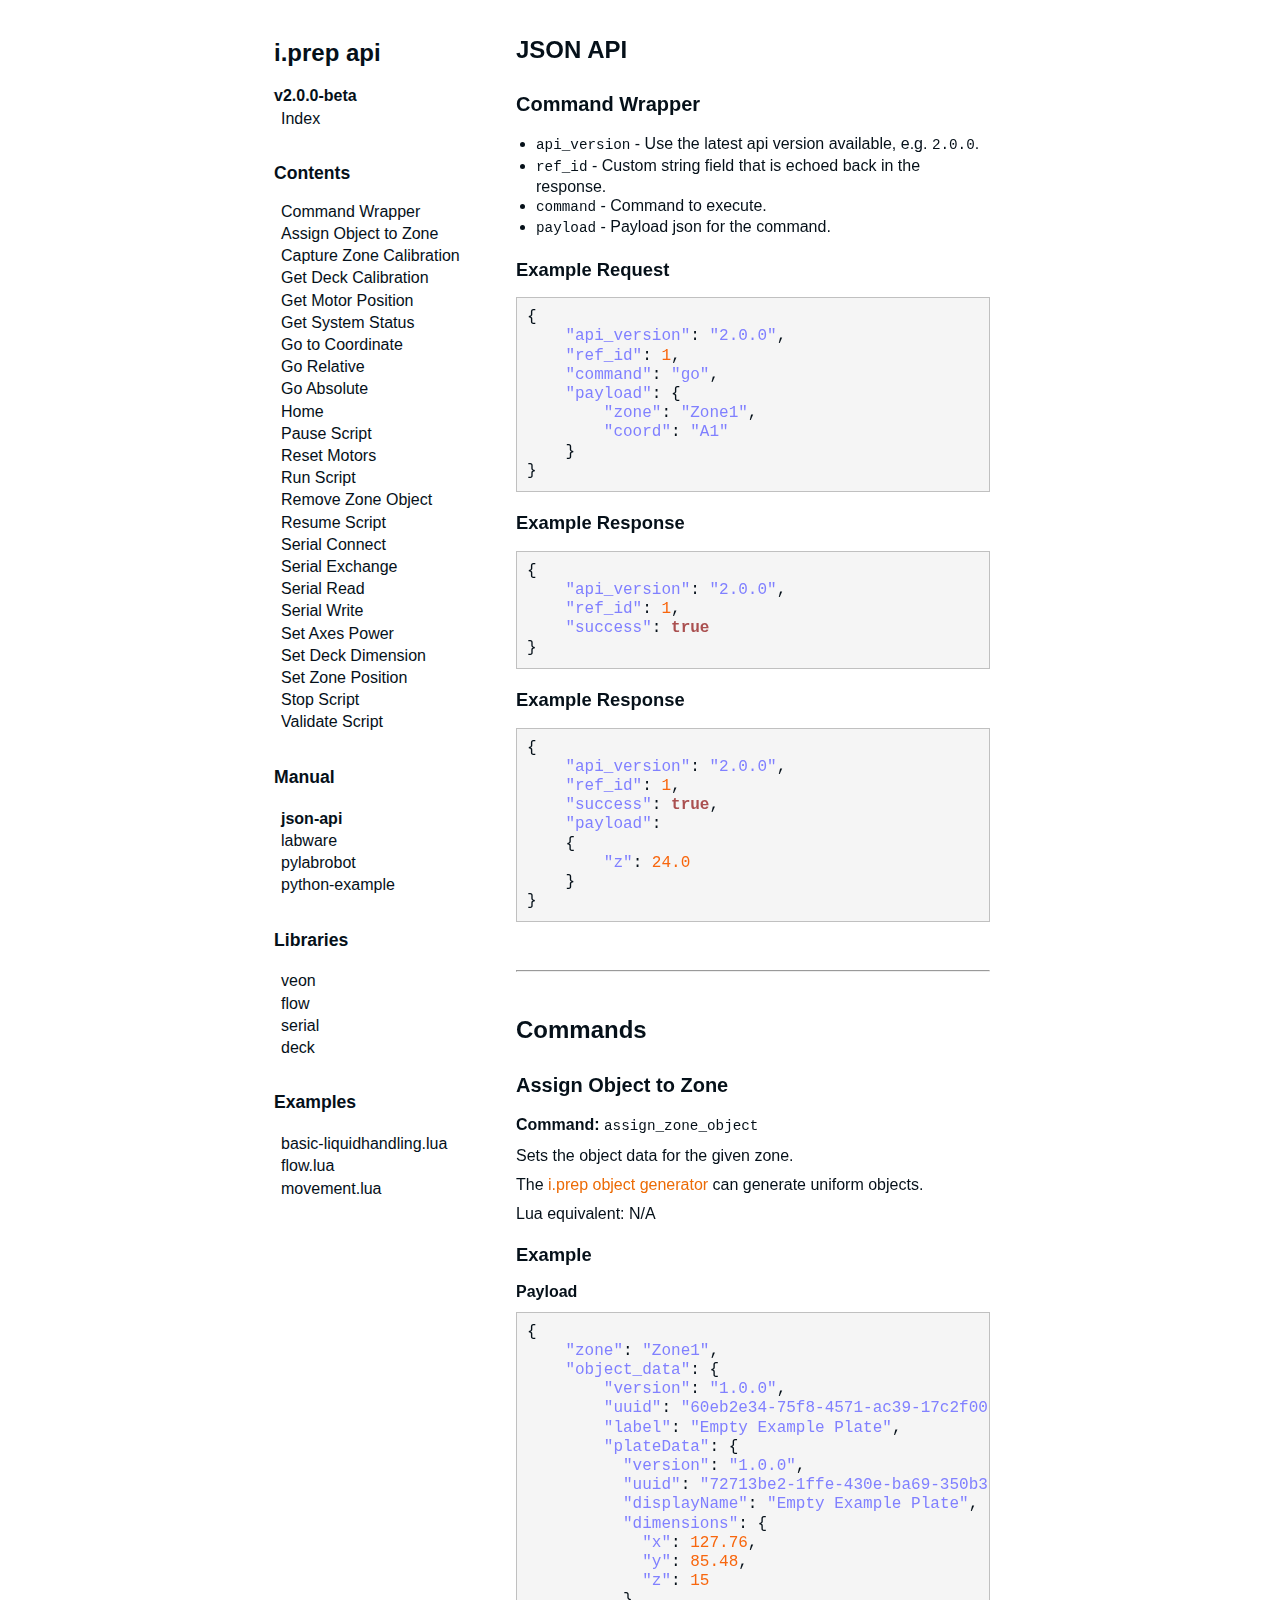
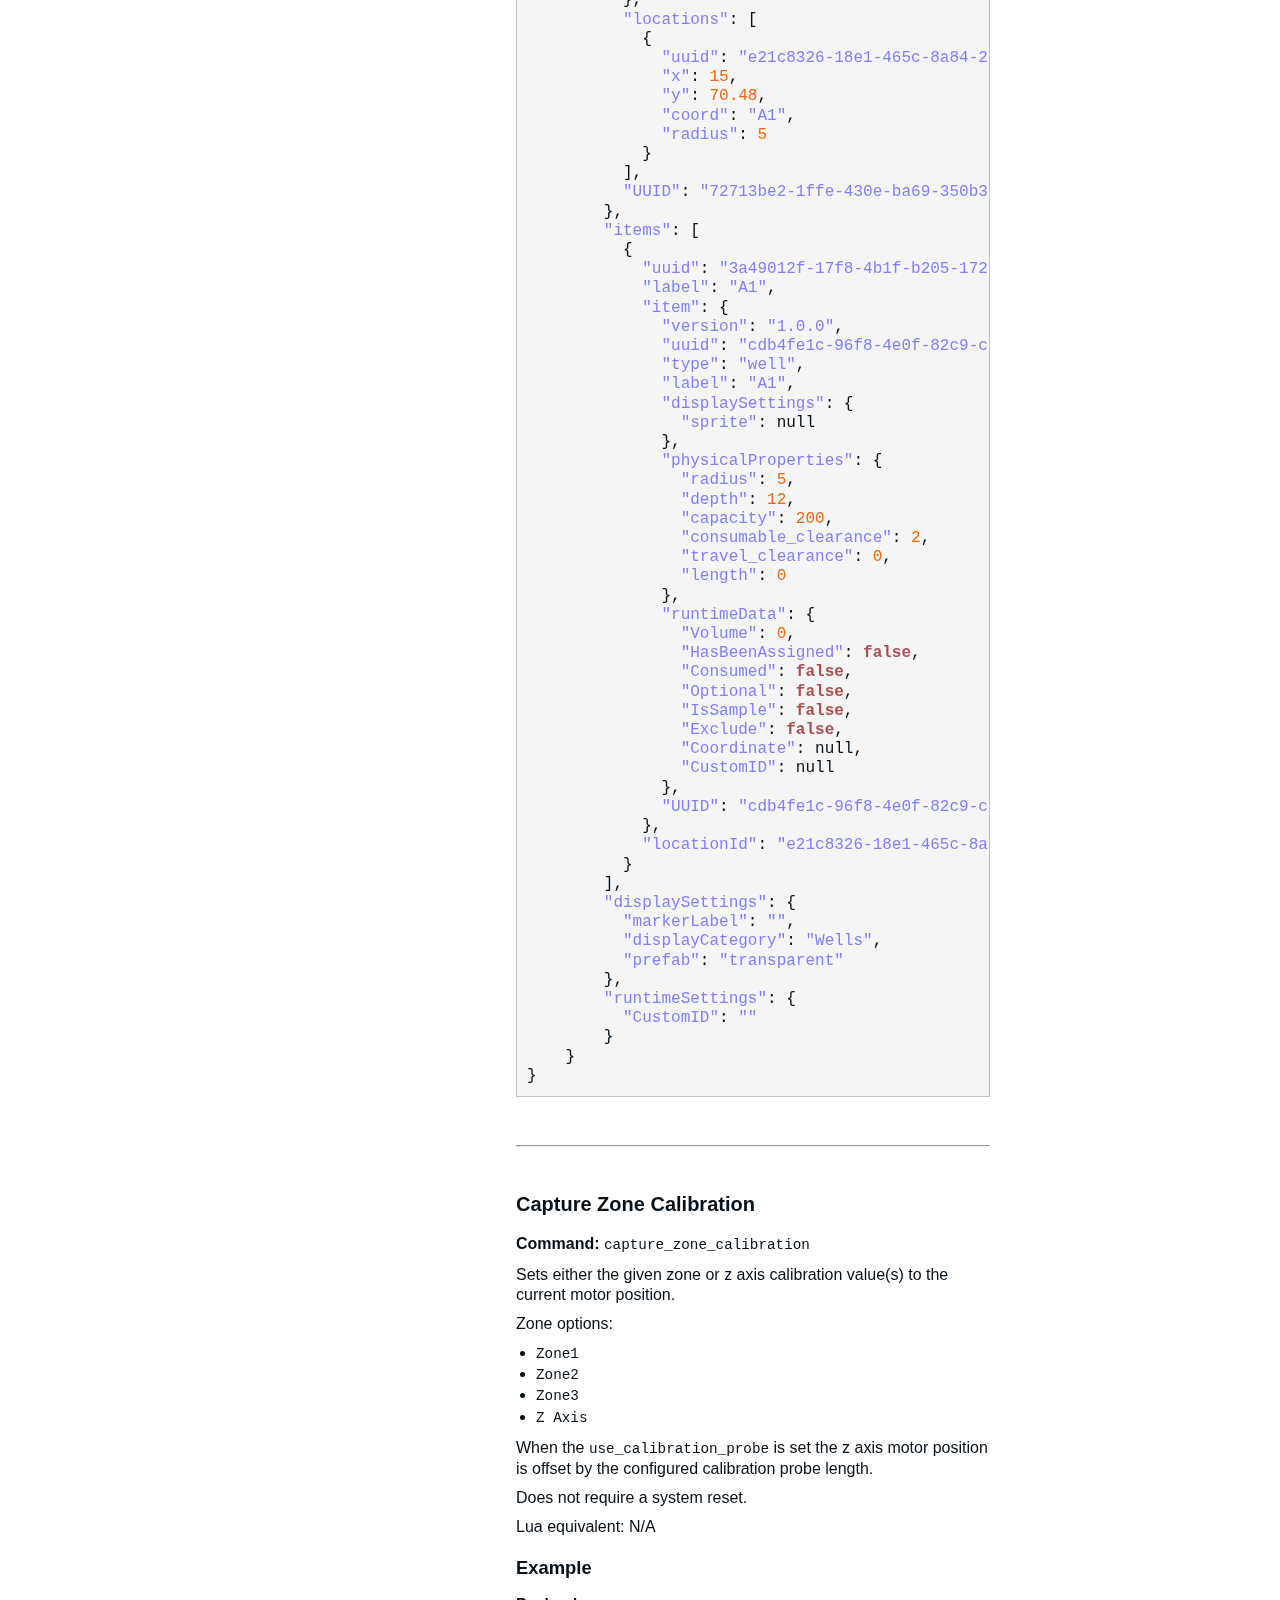
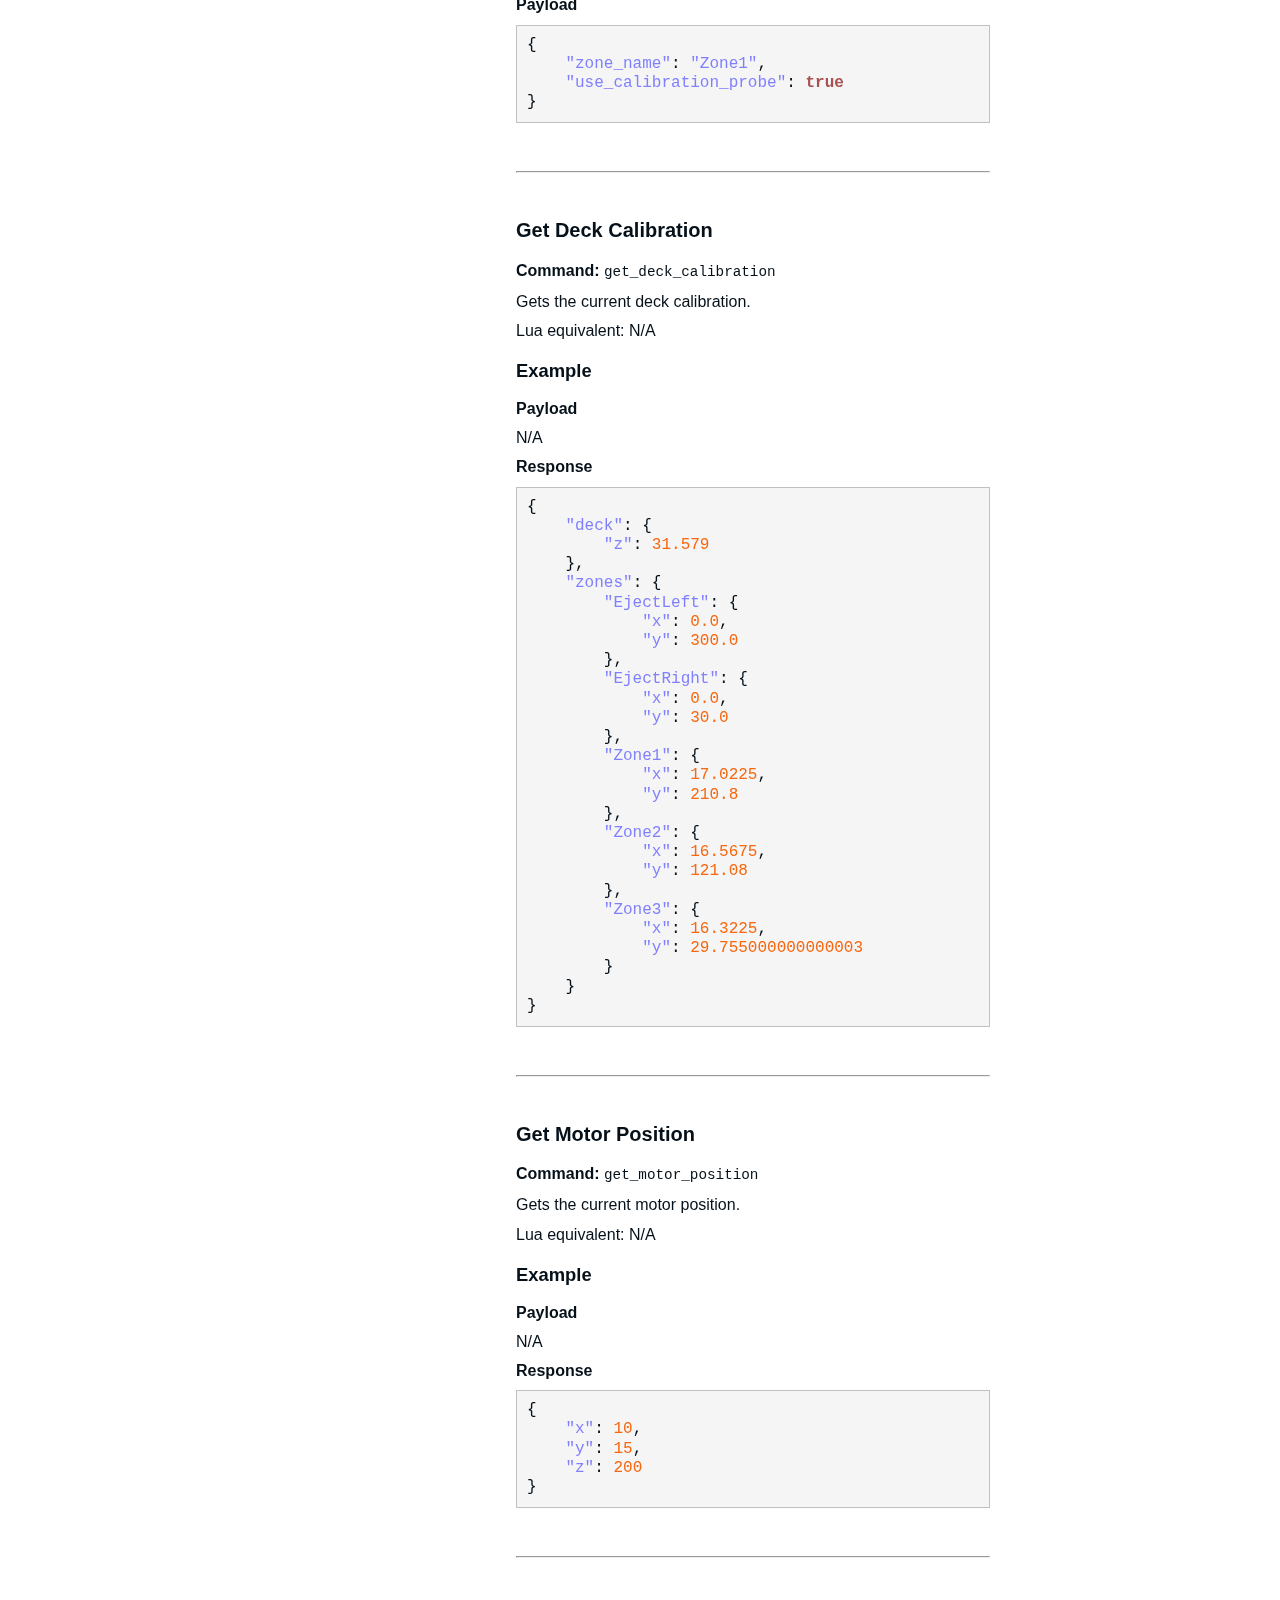
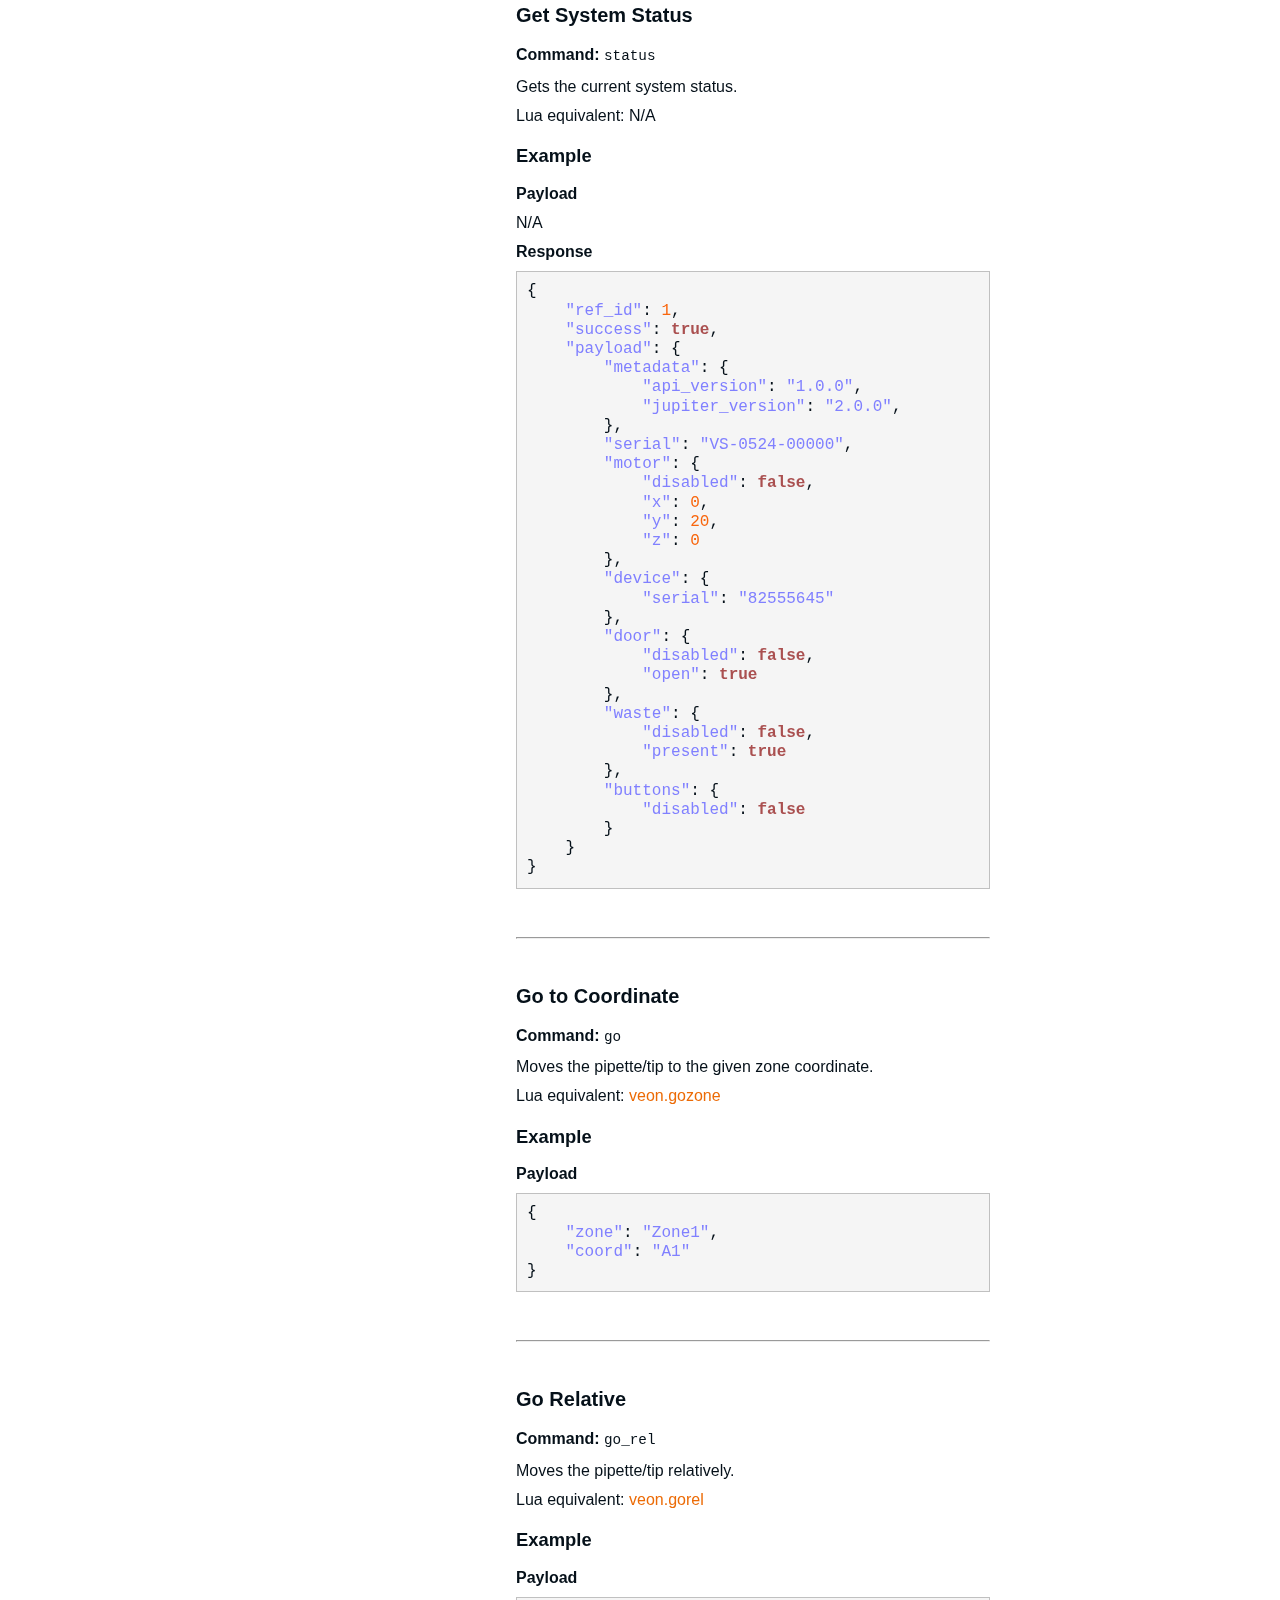
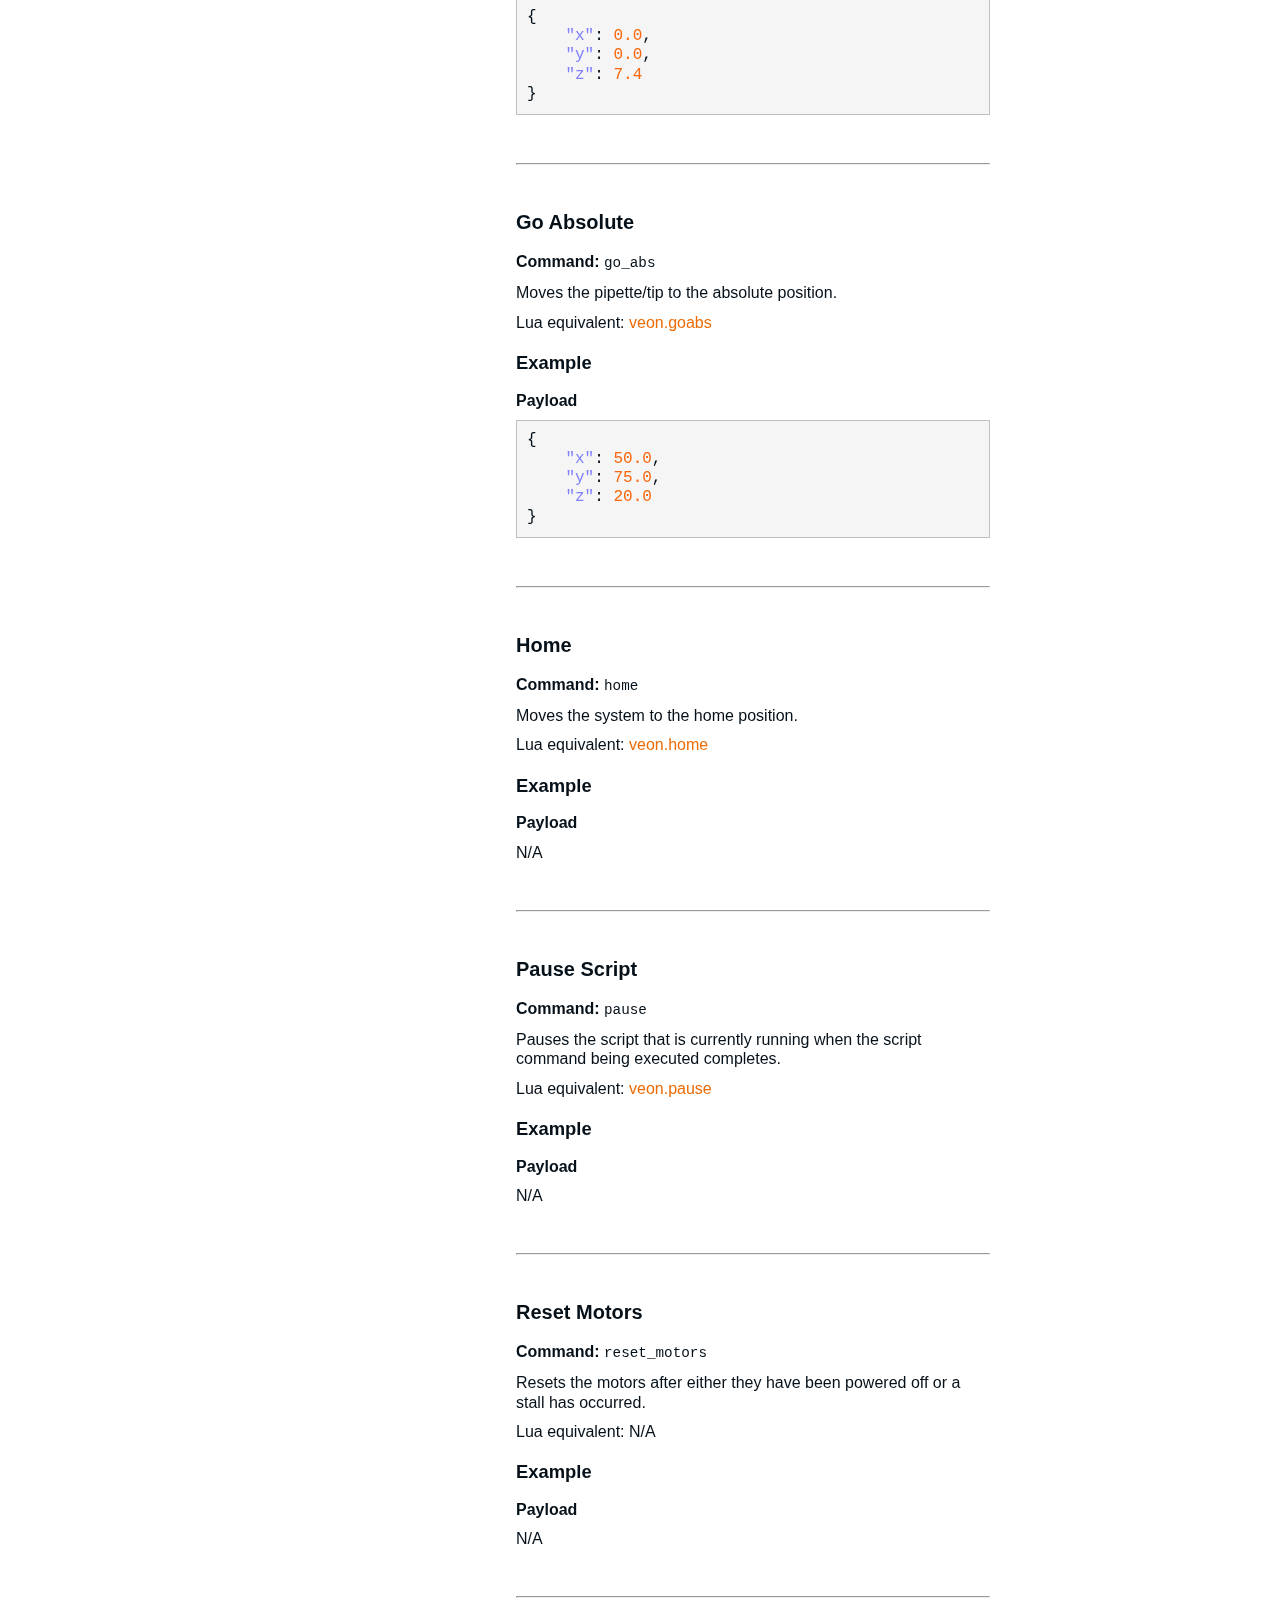
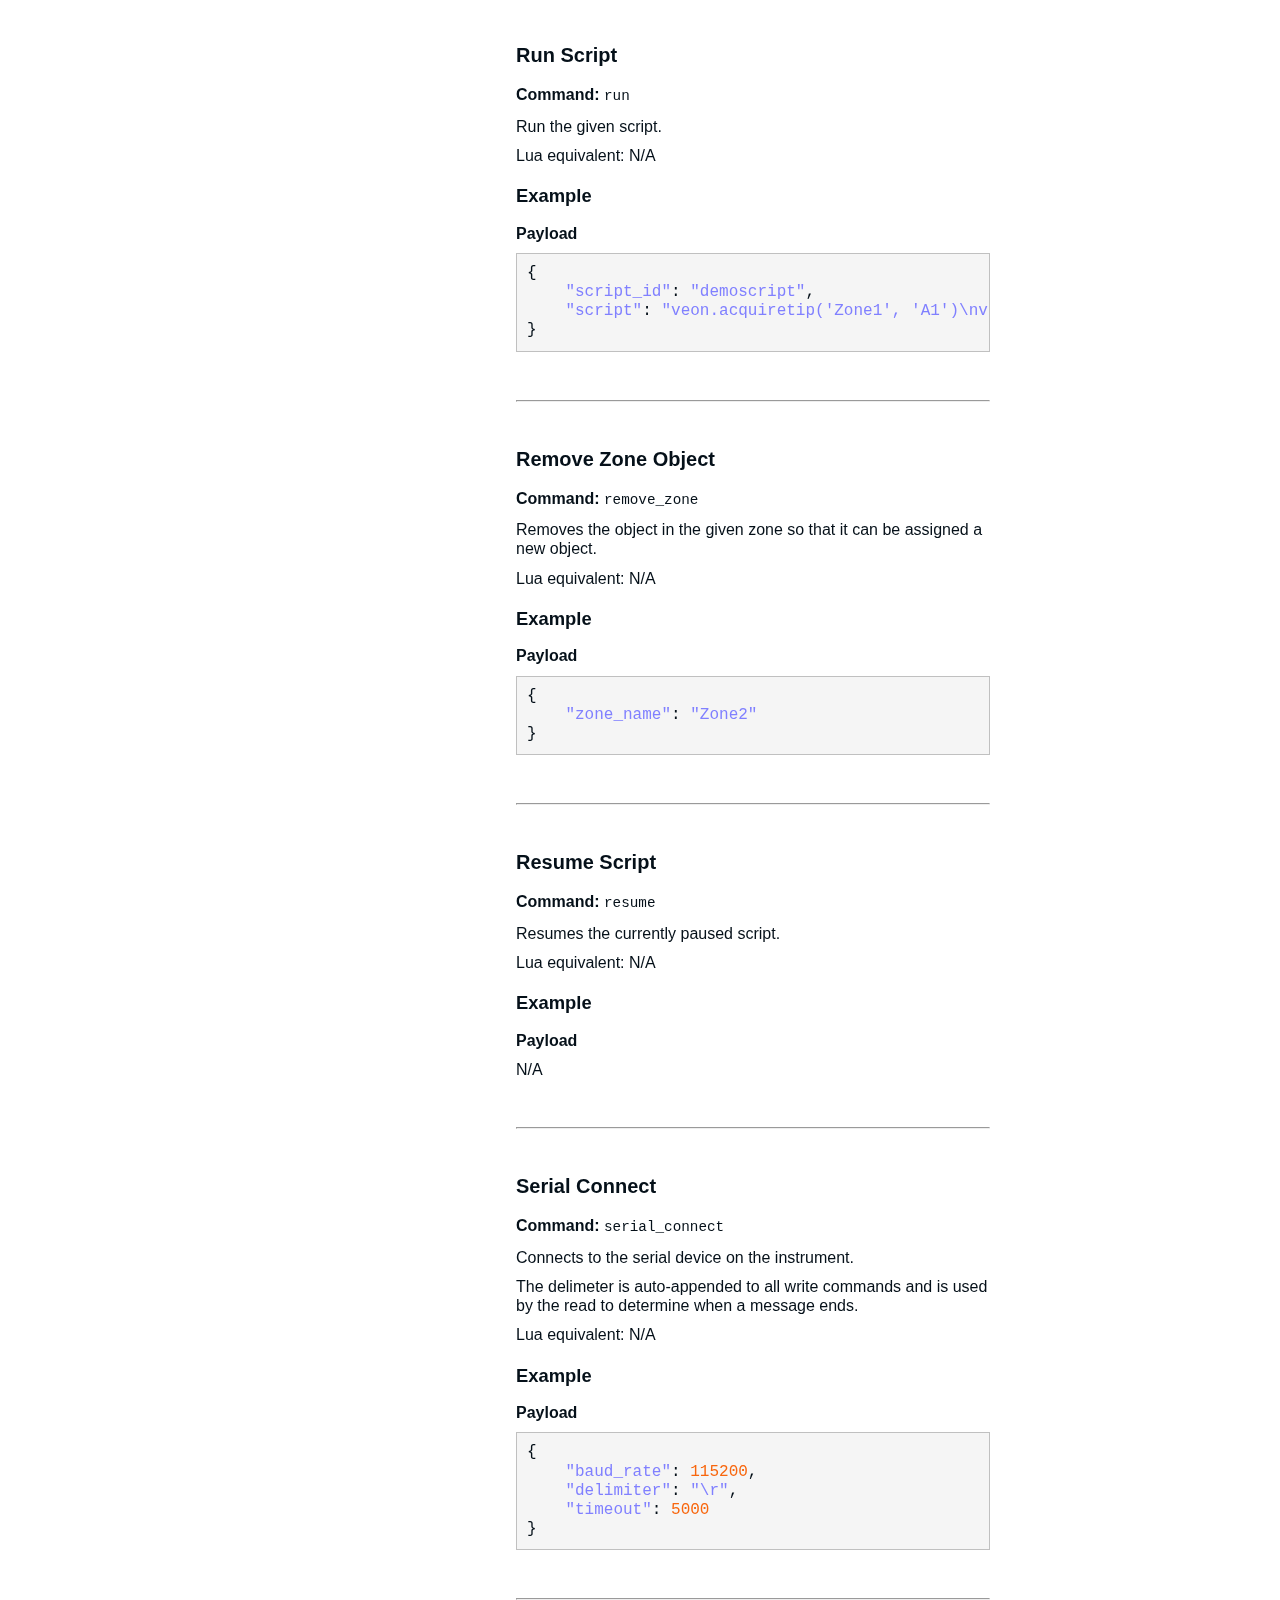
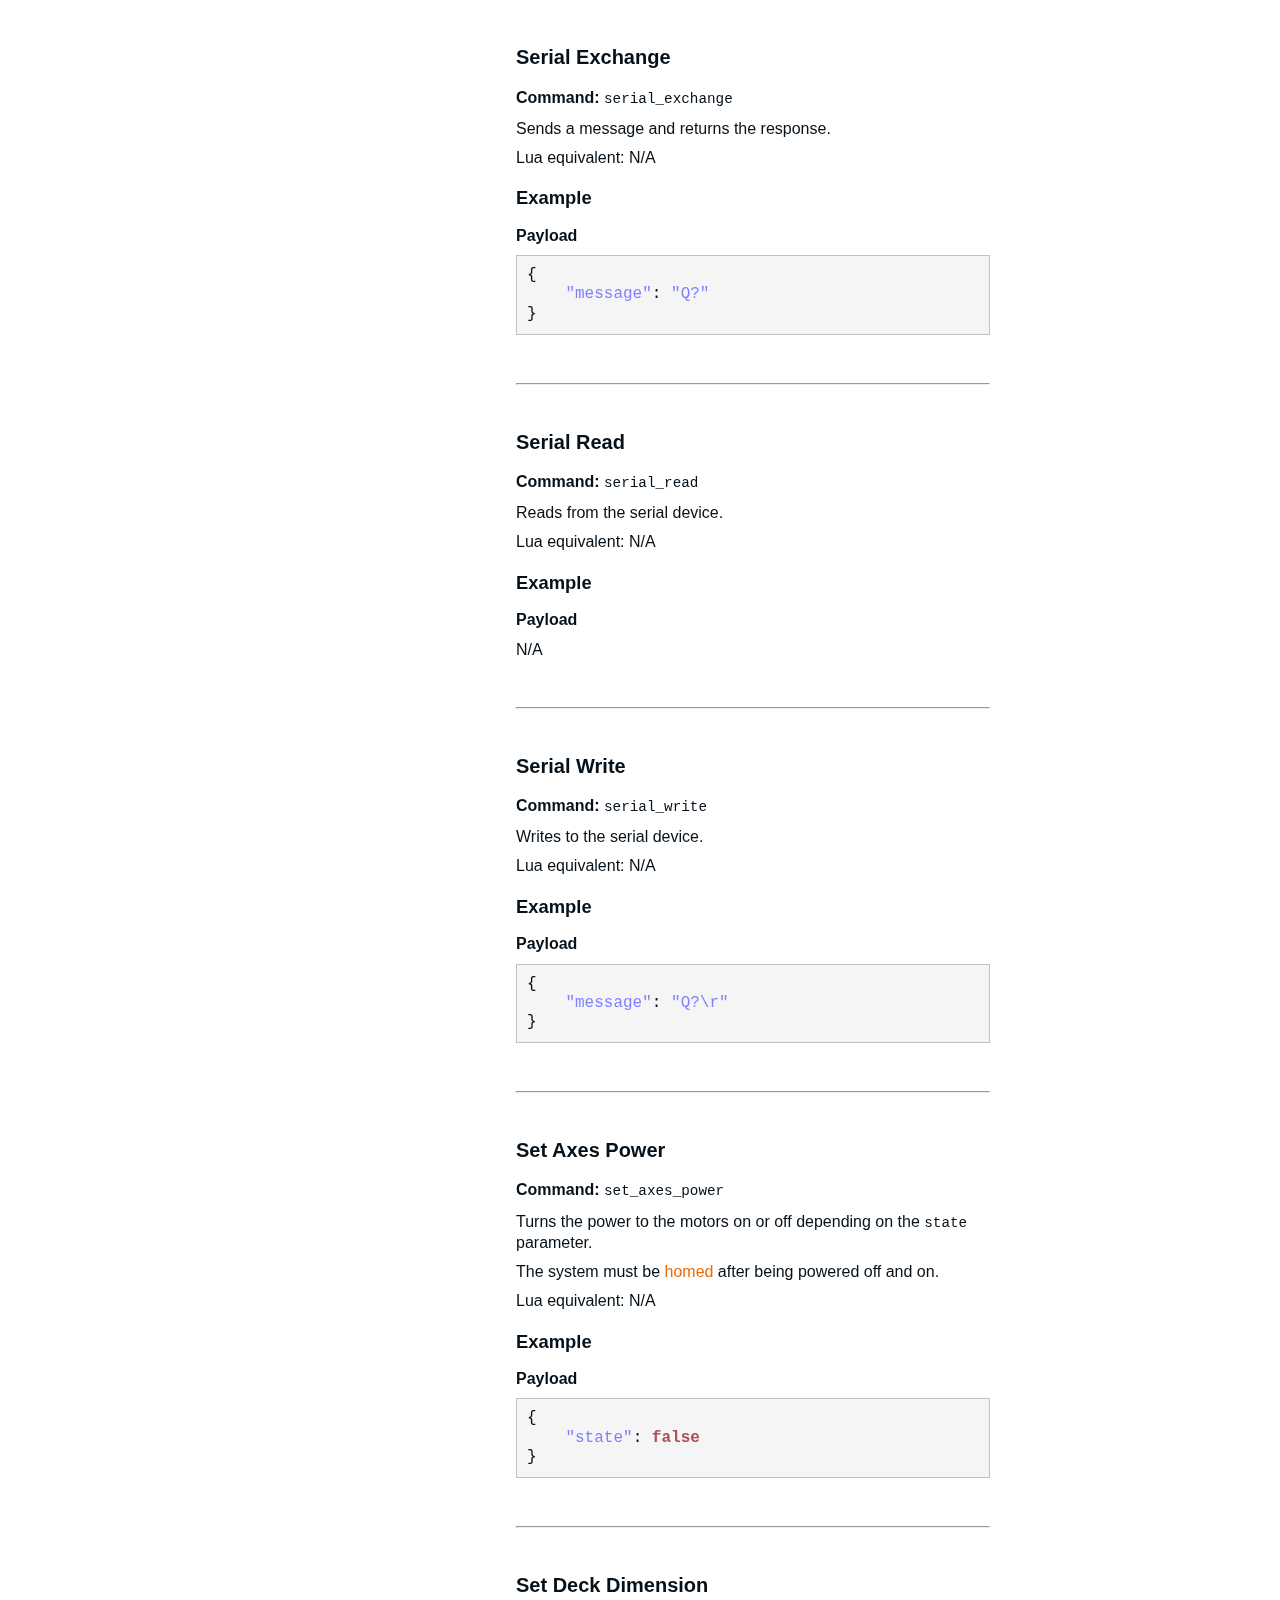
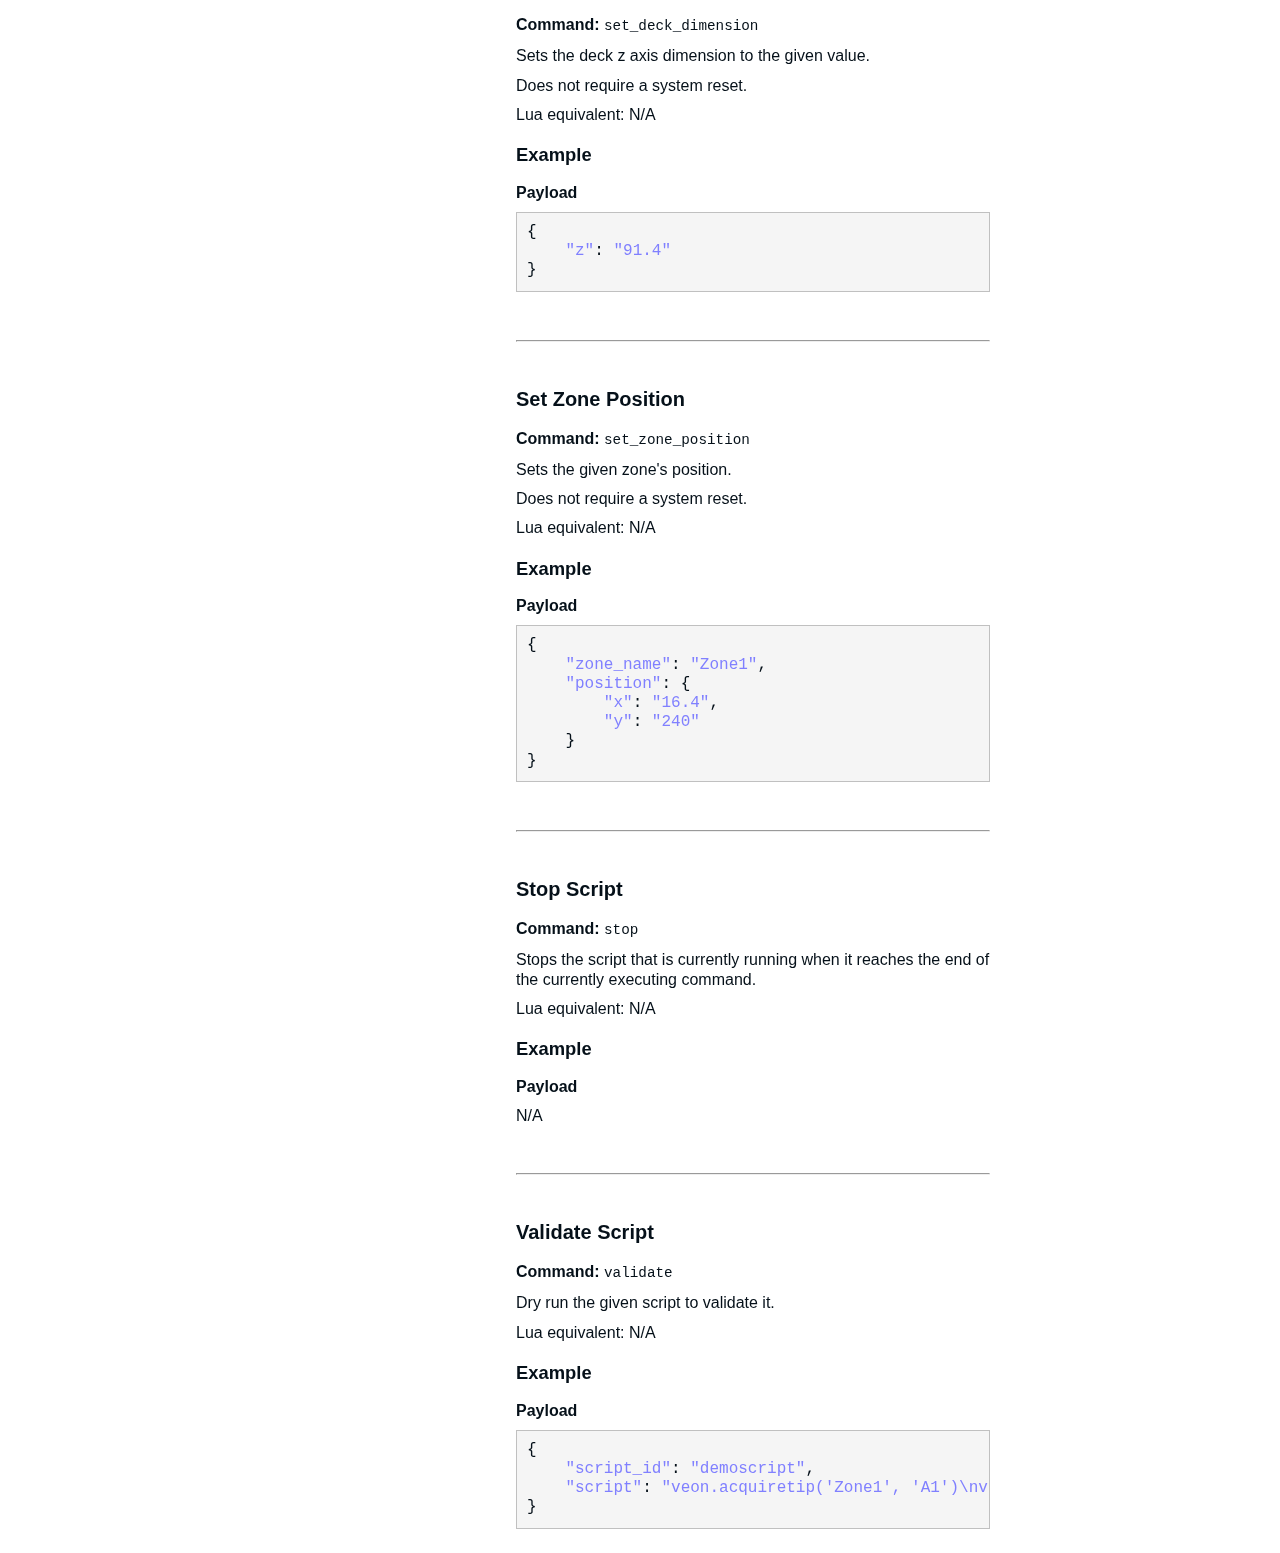
<file: docs/manual/json-api.md.html>
<!DOCTYPE html PUBLIC "-//W3C//DTD XHTML 1.0 Strict//EN"
   "http://www.w3.org/TR/xhtml1/DTD/xhtml1-strict.dtd">
<html>
<meta http-equiv="Content-Type" content="text/html; charset=UTF-8"/>
<head>
    <title>i.prep api v2.0.0-beta</title>
    <link rel="stylesheet" href="../ldoc.css" type="text/css" />
</head>
<body>

<div id="container">

<div id="product">
	<div id="product_logo"></div>
	<div id="product_name"><big><b></b></big></div>
	<div id="product_description"></div>
</div> <!-- id="product" -->


<div id="main">


<!-- Menu -->

<div id="navigation">
<br/>
<h1>i.prep api <h6 class=version>v2.0.0-beta</h6></h1>


<ul>
  <li><a href="../index.html">Index</a></li>
</ul>

<h2>Contents</h2>
<ul>
<li><a href="#Command_Wrapper">Command Wrapper </a></li>
<li><a href="#Assign_Object_to_Zone">Assign Object to Zone </a></li>
<li><a href="#Capture_Zone_Calibration">Capture Zone Calibration </a></li>
<li><a href="#Get_Deck_Calibration">Get Deck Calibration </a></li>
<li><a href="#Get_Motor_Position">Get Motor Position </a></li>
<li><a href="#Get_System_Status">Get System Status </a></li>
<li><a href="#Go_to_Coordinate">Go to Coordinate </a></li>
<li><a href="#Go_Relative">Go Relative </a></li>
<li><a href="#Go_Absolute">Go Absolute </a></li>
<li><a href="#Home">Home </a></li>
<li><a href="#Pause_Script">Pause Script </a></li>
<li><a href="#Reset_Motors">Reset Motors </a></li>
<li><a href="#Run_Script">Run Script </a></li>
<li><a href="#Remove_Zone_Object">Remove Zone Object </a></li>
<li><a href="#Resume_Script">Resume Script </a></li>
<li><a href="#Serial_Connect">Serial Connect </a></li>
<li><a href="#Serial_Exchange">Serial Exchange </a></li>
<li><a href="#Serial_Read">Serial Read </a></li>
<li><a href="#Serial_Write">Serial Write </a></li>
<li><a href="#Set_Axes_Power">Set Axes Power </a></li>
<li><a href="#Set_Deck_Dimension">Set Deck Dimension </a></li>
<li><a href="#Set_Zone_Position">Set Zone Position </a></li>
<li><a href="#Stop_Script">Stop Script </a></li>
<li><a href="#Validate_Script">Validate Script </a></li>
</ul>


<h2>Manual</h2>
<ul class="nowrap">
  <li><strong>json-api</strong></li>
  <li><a href="../manual/labware.md.html">labware</a></li>
  <li><a href="../manual/pylabrobot.md.html">pylabrobot</a></li>
  <li><a href="../manual/python-example.md.html">python-example</a></li>
</ul>
<h2>Libraries</h2>
<ul class="nowrap">
  <li><a href="../libraries/veon.html">veon</a></li>
  <li><a href="../libraries/flow.html">flow</a></li>
  <li><a href="../libraries/serial.html">serial</a></li>
  <li><a href="../libraries/deck.html">deck</a></li>
</ul>
<h2>Examples</h2>
<ul class="nowrap">
  <li><a href="../examples/basic-liquidhandling.lua.html">basic-liquidhandling.lua</a></li>
  <li><a href="../examples/flow.lua.html">flow.lua</a></li>
  <li><a href="../examples/movement.lua.html">movement.lua</a></li>
</ul>

</div>

<div id="content">


<h1>JSON API</h1>
<p><a name="Command_Wrapper"></a></p>
<h2>Command Wrapper</h2>


<ul>
    <li><code>api_version</code> - Use the latest api version available, e.g. <code>2.0.0</code>.</li>
    <li><code>ref_id</code> - Custom string field that is echoed back in the response.</li>
    <li><code>command</code> - Command to execute.</li>
    <li><code>payload</code> - Payload json for the command.</li>
</ul>


<h3>Example Request</h3>


<pre>
{
    <span class="string">"api_version"</span>: <span class="string">"2.0.0"</span>,
    <span class="string">"ref_id"</span>: <span class="number">1</span>,
    <span class="string">"command"</span>: <span class="string">"go"</span>,
    <span class="string">"payload"</span>: {
        <span class="string">"zone"</span>: <span class="string">"Zone1"</span>,
        <span class="string">"coord"</span>: <span class="string">"A1"</span>
    }
}
</pre>


<h3>Example Response</h3>


<pre>
{
    <span class="string">"api_version"</span>: <span class="string">"2.0.0"</span>,
    <span class="string">"ref_id"</span>: <span class="number">1</span>,
    <span class="string">"success"</span>: <span class="keyword">true</span>
}
</pre>


<h3>Example Response</h3>


<pre>
{
    <span class="string">"api_version"</span>: <span class="string">"2.0.0"</span>,
    <span class="string">"ref_id"</span>: <span class="number">1</span>,
    <span class="string">"success"</span>: <span class="keyword">true</span>,
    <span class="string">"payload"</span>:
    {
        <span class="string">"z"</span>: <span class="number">24.0</span>
    }
}
</pre>


<hr/>

<h1>Commands</h1>
<p><a name="Assign_Object_to_Zone"></a></p>
<h2>Assign Object to Zone</h2>

<p><strong>Command:</strong> <code>assign_zone_object</code></p>

<p>Sets the object data for the given zone.</p>

<p>The <a href="https://veon-scientific.github.io/obprep/">i.prep object generator</a> can generate uniform objects. </p>

<p>Lua equivalent: N/A</p>

<h3>Example</h3>

<p><strong>Payload</strong></p>


<pre>
{
    <span class="string">"zone"</span>: <span class="string">"Zone1"</span>,
    <span class="string">"object_data"</span>: {
        <span class="string">"version"</span>: <span class="string">"1.0.0"</span>,
        <span class="string">"uuid"</span>: <span class="string">"60eb2e34-75f8-4571-ac39-17c2f00fc333"</span>,
        <span class="string">"label"</span>: <span class="string">"Empty Example Plate"</span>,
        <span class="string">"plateData"</span>: {
          <span class="string">"version"</span>: <span class="string">"1.0.0"</span>,
          <span class="string">"uuid"</span>: <span class="string">"72713be2-1ffe-430e-ba69-350b39402e56"</span>,
          <span class="string">"displayName"</span>: <span class="string">"Empty Example Plate"</span>,
          <span class="string">"dimensions"</span>: {
            <span class="string">"x"</span>: <span class="number">127.76</span>,
            <span class="string">"y"</span>: <span class="number">85.48</span>,
            <span class="string">"z"</span>: <span class="number">15</span>
          },
          <span class="string">"locations"</span>: [
            {
              <span class="string">"uuid"</span>: <span class="string">"e21c8326-18e1-465c-8a84-266b2aadc4b0"</span>,
              <span class="string">"x"</span>: <span class="number">15</span>,
              <span class="string">"y"</span>: <span class="number">70.48</span>,
              <span class="string">"coord"</span>: <span class="string">"A1"</span>,
              <span class="string">"radius"</span>: <span class="number">5</span>
            }
          ],
          <span class="string">"UUID"</span>: <span class="string">"72713be2-1ffe-430e-ba69-350b39402e56"</span>
        },
        <span class="string">"items"</span>: [
          {
            <span class="string">"uuid"</span>: <span class="string">"3a49012f-17f8-4b1f-b205-172d625940b2"</span>,
            <span class="string">"label"</span>: <span class="string">"A1"</span>,
            <span class="string">"item"</span>: {
              <span class="string">"version"</span>: <span class="string">"1.0.0"</span>,
              <span class="string">"uuid"</span>: <span class="string">"cdb4fe1c-96f8-4e0f-82c9-c291312f3611"</span>,
              <span class="string">"type"</span>: <span class="string">"well"</span>,
              <span class="string">"label"</span>: <span class="string">"A1"</span>,
              <span class="string">"displaySettings"</span>: {
                <span class="string">"sprite"</span>: null
              },
              <span class="string">"physicalProperties"</span>: {
                <span class="string">"radius"</span>: <span class="number">5</span>,
                <span class="string">"depth"</span>: <span class="number">12</span>,
                <span class="string">"capacity"</span>: <span class="number">200</span>,
                <span class="string">"consumable_clearance"</span>: <span class="number">2</span>,
                <span class="string">"travel_clearance"</span>: <span class="number">0</span>,
                <span class="string">"length"</span>: <span class="number">0</span>
              },
              <span class="string">"runtimeData"</span>: {
                <span class="string">"Volume"</span>: <span class="number">0</span>,
                <span class="string">"HasBeenAssigned"</span>: <span class="keyword">false</span>,
                <span class="string">"Consumed"</span>: <span class="keyword">false</span>,
                <span class="string">"Optional"</span>: <span class="keyword">false</span>,
                <span class="string">"IsSample"</span>: <span class="keyword">false</span>,
                <span class="string">"Exclude"</span>: <span class="keyword">false</span>,
                <span class="string">"Coordinate"</span>: null,
                <span class="string">"CustomID"</span>: null
              },
              <span class="string">"UUID"</span>: <span class="string">"cdb4fe1c-96f8-4e0f-82c9-c291312f3611"</span>
            },
            <span class="string">"locationId"</span>: <span class="string">"e21c8326-18e1-465c-8a84-266b2aadc4b0"</span>
          }
        ],
        <span class="string">"displaySettings"</span>: {
          <span class="string">"markerLabel"</span>: <span class="string">""</span>,
          <span class="string">"displayCategory"</span>: <span class="string">"Wells"</span>,
          <span class="string">"prefab"</span>: <span class="string">"transparent"</span>
        },
        <span class="string">"runtimeSettings"</span>: {
          <span class="string">"CustomID"</span>: <span class="string">""</span>
        }
    }
}
</pre>


<hr/>

<p><a name="Capture_Zone_Calibration"></a></p>
<h2>Capture Zone Calibration</h2>

<p><strong>Command:</strong> <code>capture_zone_calibration</code></p>

<p>Sets either the given zone or z axis calibration value(s) to the current motor position.</p>

<p>Zone options:</p>

<ul>
    <li><code>Zone1</code></li>
    <li><code>Zone2</code></li>
    <li><code>Zone3</code></li>
    <li><code>Z Axis</code></li>
</ul>

<p>When the <code>use_calibration_probe</code> is set the z axis motor position is offset by the configured calibration probe length.</p>

<p>Does not require a system reset.</p>

<p>Lua equivalent: N/A</p>

<h3>Example</h3>

<p><strong>Payload</strong></p>


<pre>
{
    <span class="string">"zone_name"</span>: <span class="string">"Zone1"</span>,
    <span class="string">"use_calibration_probe"</span>: <span class="keyword">true</span>
}
</pre>


<hr/>

<p><a name="Get_Deck_Calibration"></a></p>
<h2>Get Deck Calibration</h2>

<p><strong>Command:</strong> <code>get_deck_calibration</code></p>

<p>Gets the current deck calibration.</p>

<p>Lua equivalent: N/A</p>

<h3>Example</h3>

<p><strong>Payload</strong></p>

<p>N/A</p>

<p><strong>Response</strong></p>


<pre>
{
    <span class="string">"deck"</span>: {
        <span class="string">"z"</span>: <span class="number">31.579</span>
    },
    <span class="string">"zones"</span>: {
        <span class="string">"EjectLeft"</span>: {
            <span class="string">"x"</span>: <span class="number">0.0</span>,
            <span class="string">"y"</span>: <span class="number">300.0</span>
        },
        <span class="string">"EjectRight"</span>: {
            <span class="string">"x"</span>: <span class="number">0.0</span>,
            <span class="string">"y"</span>: <span class="number">30.0</span>
        },
        <span class="string">"Zone1"</span>: {
            <span class="string">"x"</span>: <span class="number">17.0225</span>,
            <span class="string">"y"</span>: <span class="number">210.8</span>
        },
        <span class="string">"Zone2"</span>: {
            <span class="string">"x"</span>: <span class="number">16.5675</span>,
            <span class="string">"y"</span>: <span class="number">121.08</span>
        },
        <span class="string">"Zone3"</span>: {
            <span class="string">"x"</span>: <span class="number">16.3225</span>,
            <span class="string">"y"</span>: <span class="number">29.755000000000003</span>
        }
    }
}
</pre>


<hr/>

<p><a name="Get_Motor_Position"></a></p>
<h2>Get Motor Position</h2>

<p><strong>Command:</strong> <code>get_motor_position</code></p>

<p>Gets the current motor position.</p>

<p>Lua equivalent: N/A</p>

<h3>Example</h3>

<p><strong>Payload</strong></p>

<p>N/A</p>

<p><strong>Response</strong></p>


<pre>
{
    <span class="string">"x"</span>: <span class="number">10</span>,
    <span class="string">"y"</span>: <span class="number">15</span>,
    <span class="string">"z"</span>: <span class="number">200</span>
}
</pre>


<hr/>

<p><a name="Get_System_Status"></a></p>
<h2>Get System Status</h2>

<p><strong>Command:</strong> <code>status</code></p>

<p>Gets the current system status.</p>

<p>Lua equivalent: N/A</p>

<h3>Example</h3>

<p><strong>Payload</strong></p>

<p>N/A</p>

<p><strong>Response</strong></p>


<pre>
{
    <span class="string">"ref_id"</span>: <span class="number">1</span>,
    <span class="string">"success"</span>: <span class="keyword">true</span>,
    <span class="string">"payload"</span>: {
        <span class="string">"metadata"</span>: {
            <span class="string">"api_version"</span>: <span class="string">"1.0.0"</span>,
            <span class="string">"jupiter_version"</span>: <span class="string">"2.0.0"</span>,
        },
        <span class="string">"serial"</span>: <span class="string">"VS-0524-00000"</span>,
        <span class="string">"motor"</span>: {
            <span class="string">"disabled"</span>: <span class="keyword">false</span>,
            <span class="string">"x"</span>: <span class="number">0</span>,
            <span class="string">"y"</span>: <span class="number">20</span>,
            <span class="string">"z"</span>: <span class="number">0</span>
        },
        <span class="string">"device"</span>: {
            <span class="string">"serial"</span>: <span class="string">"82555645"</span>
        },
        <span class="string">"door"</span>: {
            <span class="string">"disabled"</span>: <span class="keyword">false</span>,
            <span class="string">"open"</span>: <span class="keyword">true</span>
        },
        <span class="string">"waste"</span>: {
            <span class="string">"disabled"</span>: <span class="keyword">false</span>,
            <span class="string">"present"</span>: <span class="keyword">true</span>
        },
        <span class="string">"buttons"</span>: {
            <span class="string">"disabled"</span>: <span class="keyword">false</span>
        }
    }
}
</pre>


<hr/>

<p><a name="Go_to_Coordinate"></a></p>
<h2>Go to Coordinate</h2>

<p><strong>Command:</strong> <code>go</code></p>

<p>Moves the pipette/tip to the given zone coordinate.</p>

<p>Lua equivalent: <a href="../libraries/veon.html#gozone">veon.gozone</a></p>

<h3>Example</h3>

<p><strong>Payload</strong></p>


<pre>
{
    <span class="string">"zone"</span>: <span class="string">"Zone1"</span>,
    <span class="string">"coord"</span>: <span class="string">"A1"</span>
}
</pre>


<hr/>

<p><a name="Go_Relative"></a></p>
<h2>Go Relative</h2>

<p><strong>Command:</strong> <code>go_rel</code></p>

<p>Moves the pipette/tip relatively.</p>

<p>Lua equivalent: <a href="../libraries/veon.html#gorel">veon.gorel</a></p>

<h3>Example</h3>

<p><strong>Payload</strong></p>


<pre>
{
    <span class="string">"x"</span>: <span class="number">0.0</span>,
    <span class="string">"y"</span>: <span class="number">0.0</span>,
    <span class="string">"z"</span>: <span class="number">7.4</span>
}
</pre>


<hr/>

<p><a name="Go_Absolute"></a></p>
<h2>Go Absolute</h2>

<p><strong>Command:</strong> <code>go_abs</code></p>

<p>Moves the pipette/tip to the absolute position.</p>

<p>Lua equivalent: <a href="../libraries/veon.html#goabs">veon.goabs</a></p>

<h3>Example</h3>

<p><strong>Payload</strong></p>


<pre>
{
    <span class="string">"x"</span>: <span class="number">50.0</span>,
    <span class="string">"y"</span>: <span class="number">75.0</span>,
    <span class="string">"z"</span>: <span class="number">20.0</span>
}
</pre>


<hr/>

<p><a name="Home"></a></p>
<h2>Home</h2>

<p><strong>Command:</strong> <code>home</code></p>

<p>Moves the system to the home position.</p>

<p>Lua equivalent: <a href="../libraries/veon.html#home">veon.home</a></p>

<h3>Example</h3>

<p><strong>Payload</strong></p>

<p>N/A</p>

<hr/>

<p><a name="Pause_Script"></a></p>
<h2>Pause Script</h2>

<p><strong>Command:</strong> <code>pause</code></p>

<p>Pauses the script that is currently running when the script command being executed completes.</p>

<p>Lua equivalent: <a href="../libraries/veon.html#pause">veon.pause</a></p>

<h3>Example</h3>

<p><strong>Payload</strong></p>

<p>N/A</p>

<hr/>

<p><a name="Reset_Motors"></a></p>
<h2>Reset Motors</h2>

<p><strong>Command:</strong> <code>reset_motors</code></p>

<p>Resets the motors after either they have been powered off or a stall has occurred.</p>

<p>Lua equivalent: N/A</p>

<h3>Example</h3>

<p><strong>Payload</strong></p>

<p>N/A</p>

<hr/>

<p><a name="Run_Script"></a></p>
<h2>Run Script</h2>

<p><strong>Command:</strong> <code>run</code></p>

<p>Run the given script.</p>

<p>Lua equivalent: N/A</p>

<h3>Example</h3>

<p><strong>Payload</strong></p>


<pre>
{
    <span class="string">"script_id"</span>: <span class="string">"demoscript"</span>,
    <span class="string">"script"</span>: <span class="string">"veon.acquiretip('Zone1', 'A1')\nveon.aspirate('Zone2', 'A1', 12.0, 200.0, false)\nveon.dispense('Zone3', 'A1', 12.0, 200.0, false)\nveon.eject(2)"</span>
}
</pre>


<hr/>

<p><a name="Remove_Zone_Object"></a></p>
<h2>Remove Zone Object</h2>

<p><strong>Command:</strong> <code>remove_zone</code></p>

<p>Removes the object in the given zone so that it can be assigned a new object.</p>

<p>Lua equivalent: N/A</p>

<h3>Example</h3>

<p><strong>Payload</strong></p>


<pre>
{
    <span class="string">"zone_name"</span>: <span class="string">"Zone2"</span>
}
</pre>


<hr/>

<p><a name="Resume_Script"></a></p>
<h2>Resume Script</h2>

<p><strong>Command:</strong> <code>resume</code></p>

<p>Resumes the currently paused script.</p>

<p>Lua equivalent: N/A</p>

<h3>Example</h3>

<p><strong>Payload</strong></p>

<p>N/A</p>

<hr/>

<p><a name="Serial_Connect"></a></p>
<h2>Serial Connect</h2>

<p><strong>Command:</strong> <code>serial_connect</code></p>

<p>Connects to the serial device on the instrument.</p>

<p>The delimeter is auto-appended to all write commands and is used by the read to determine when a message ends.</p>

<p>Lua equivalent: N/A</p>

<h3>Example</h3>

<p><strong>Payload</strong></p>


<pre>
{
    <span class="string">"baud_rate"</span>: <span class="number">115200</span>,
    <span class="string">"delimiter"</span>: <span class="string">"\r"</span>,
    <span class="string">"timeout"</span>: <span class="number">5000</span>
}
</pre>


<hr/>

<p><a name="Serial_Exchange"></a></p>
<h2>Serial Exchange</h2>

<p><strong>Command:</strong> <code>serial_exchange</code></p>

<p>Sends a message and returns the response.</p>

<p>Lua equivalent: N/A</p>

<h3>Example</h3>

<p><strong>Payload</strong></p>


<pre>
{
    <span class="string">"message"</span>: <span class="string">"Q?"</span>
}
</pre>


<hr/>

<p><a name="Serial_Read"></a></p>
<h2>Serial Read</h2>

<p><strong>Command:</strong> <code>serial_read</code></p>

<p>Reads from the serial device.</p>

<p>Lua equivalent: N/A</p>

<h3>Example</h3>

<p><strong>Payload</strong></p>

<p>N/A</p>

<hr/>

<p><a name="Serial_Write"></a></p>
<h2>Serial Write</h2>

<p><strong>Command:</strong> <code>serial_write</code></p>

<p>Writes to the serial device.</p>

<p>Lua equivalent: N/A</p>

<h3>Example</h3>

<p><strong>Payload</strong></p>


<pre>
{
    <span class="string">"message"</span>: <span class="string">"Q?\r"</span>
}
</pre>


<hr/>

<p><a name="Set_Axes_Power"></a></p>
<h2>Set Axes Power</h2>

<p><strong>Command:</strong> <code>set_axes_power</code></p>

<p>Turns the power to the motors on or off depending on the <code>state</code> parameter.</p>

<p>The system must be <a href="#Home">homed</a> after being powered off and on.</p>

<p>Lua equivalent: N/A</p>

<h3>Example</h3>

<p><strong>Payload</strong></p>


<pre>
{
    <span class="string">"state"</span>: <span class="keyword">false</span>
}
</pre>


<hr/>

<p><a name="Set_Deck_Dimension"></a></p>
<h2>Set Deck Dimension</h2>

<p><strong>Command:</strong> <code>set_deck_dimension</code></p>

<p>Sets the deck z axis dimension to the given value.</p>

<p>Does not require a system reset.</p>

<p>Lua equivalent: N/A</p>

<h3>Example</h3>

<p><strong>Payload</strong></p>


<pre>
{
    <span class="string">"z"</span>: <span class="string">"91.4"</span>
}
</pre>


<hr/>

<p><a name="Set_Zone_Position"></a></p>
<h2>Set Zone Position</h2>

<p><strong>Command:</strong> <code>set_zone_position</code></p>

<p>Sets the given zone's position.</p>

<p>Does not require a system reset.</p>

<p>Lua equivalent: N/A</p>

<h3>Example</h3>

<p><strong>Payload</strong></p>


<pre>
{
    <span class="string">"zone_name"</span>: <span class="string">"Zone1"</span>,
    <span class="string">"position"</span>: {
        <span class="string">"x"</span>: <span class="string">"16.4"</span>,
        <span class="string">"y"</span>: <span class="string">"240"</span>
    }
}
</pre>


<hr/>

<p><a name="Stop_Script"></a></p>
<h2>Stop Script</h2>

<p><strong>Command:</strong> <code>stop</code></p>

<p>Stops the script that is currently running when it reaches the end of the currently executing command.</p>

<p>Lua equivalent: N/A</p>

<h3>Example</h3>

<p><strong>Payload</strong></p>

<p>N/A</p>

<hr/>

<p><a name="Validate_Script"></a></p>
<h2>Validate Script</h2>

<p><strong>Command:</strong> <code>validate</code></p>

<p>Dry run the given script to validate it.</p>

<p>Lua equivalent: N/A</p>

<h3>Example</h3>

<p><strong>Payload</strong></p>


<pre>
{
    <span class="string">"script_id"</span>: <span class="string">"demoscript"</span>,
    <span class="string">"script"</span>: <span class="string">"veon.acquiretip('Zone1', 'A1')\nveon.aspirate('Zone2', 'A1', 12.0, 200.0, false)\nveon.dispense('Zone3', 'A1', 12.0, 200.0, false)\nveon.eject(2)"</span>
}
</pre>



</div> <!-- id="content" -->
</div> <!-- id="main" -->
<div id="about">
<i>generated by <a href="http://github.com/lunarmodules/LDoc">LDoc 1.5.0</a></i>
<i style="float:right;">Last updated 2024-10-11 15:03:46 </i>
</div> <!-- id="about" -->
</div> <!-- id="container" -->
</body>
</html>
</file>
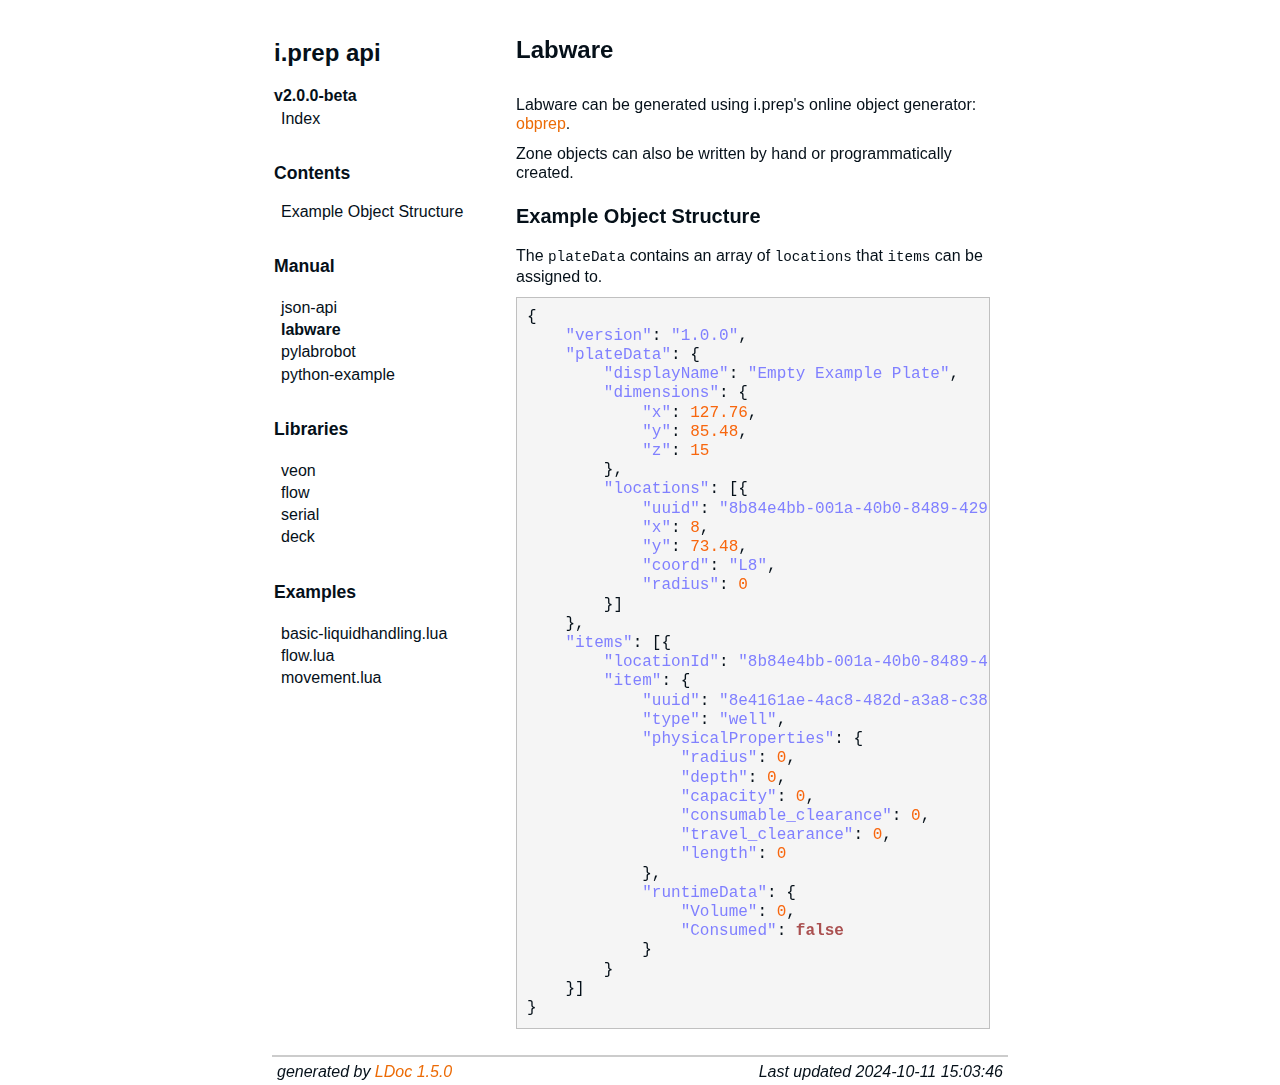
<file: docs/manual/labware.md.html>
<!DOCTYPE html PUBLIC "-//W3C//DTD XHTML 1.0 Strict//EN"
   "http://www.w3.org/TR/xhtml1/DTD/xhtml1-strict.dtd">
<html>
<meta http-equiv="Content-Type" content="text/html; charset=UTF-8"/>
<head>
    <title>i.prep api v2.0.0-beta</title>
    <link rel="stylesheet" href="../ldoc.css" type="text/css" />
</head>
<body>

<div id="container">

<div id="product">
	<div id="product_logo"></div>
	<div id="product_name"><big><b></b></big></div>
	<div id="product_description"></div>
</div> <!-- id="product" -->


<div id="main">


<!-- Menu -->

<div id="navigation">
<br/>
<h1>i.prep api <h6 class=version>v2.0.0-beta</h6></h1>


<ul>
  <li><a href="../index.html">Index</a></li>
</ul>

<h2>Contents</h2>
<ul>
<li><a href="#Example_Object_Structure">Example Object Structure </a></li>
</ul>


<h2>Manual</h2>
<ul class="nowrap">
  <li><a href="../manual/json-api.md.html">json-api</a></li>
  <li><strong>labware</strong></li>
  <li><a href="../manual/pylabrobot.md.html">pylabrobot</a></li>
  <li><a href="../manual/python-example.md.html">python-example</a></li>
</ul>
<h2>Libraries</h2>
<ul class="nowrap">
  <li><a href="../libraries/veon.html">veon</a></li>
  <li><a href="../libraries/flow.html">flow</a></li>
  <li><a href="../libraries/serial.html">serial</a></li>
  <li><a href="../libraries/deck.html">deck</a></li>
</ul>
<h2>Examples</h2>
<ul class="nowrap">
  <li><a href="../examples/basic-liquidhandling.lua.html">basic-liquidhandling.lua</a></li>
  <li><a href="../examples/flow.lua.html">flow.lua</a></li>
  <li><a href="../examples/movement.lua.html">movement.lua</a></li>
</ul>

</div>

<div id="content">


<h1>Labware</h1>

<p>Labware can be generated using i.prep's online object generator: <a href="http://object-creator.s3-website.eu-west-2.amazonaws.com/">obprep</a>.</p>

<p>Zone objects can also be written by hand or programmatically created.</p>

<p><a name="Example_Object_Structure"></a></p>
<h2>Example Object Structure</h2>

<p>The <code>plateData</code> contains an array of <code>locations</code> that <code>items</code> can be assigned to.</p>


<pre>
{
    <span class="string">"version"</span>: <span class="string">"1.0.0"</span>,
    <span class="string">"plateData"</span>: {
        <span class="string">"displayName"</span>: <span class="string">"Empty Example Plate"</span>,
        <span class="string">"dimensions"</span>: {
            <span class="string">"x"</span>: <span class="number">127.76</span>,
            <span class="string">"y"</span>: <span class="number">85.48</span>,
            <span class="string">"z"</span>: <span class="number">15</span>
        },
        <span class="string">"locations"</span>: [{
            <span class="string">"uuid"</span>: <span class="string">"8b84e4bb-001a-40b0-8489-4290edf03530"</span>,
            <span class="string">"x"</span>: <span class="number">8</span>,
            <span class="string">"y"</span>: <span class="number">73.48</span>,
            <span class="string">"coord"</span>: <span class="string">"L8"</span>,
            <span class="string">"radius"</span>: <span class="number">0</span>
        }]
    },
    <span class="string">"items"</span>: [{
        <span class="string">"locationId"</span>: <span class="string">"8b84e4bb-001a-40b0-8489-4290edf03530"</span>,
        <span class="string">"item"</span>: {
            <span class="string">"uuid"</span>: <span class="string">"8e4161ae-4ac8-482d-a3a8-c387f331babd"</span>,
            <span class="string">"type"</span>: <span class="string">"well"</span>,
            <span class="string">"physicalProperties"</span>: {
                <span class="string">"radius"</span>: <span class="number">0</span>,
                <span class="string">"depth"</span>: <span class="number">0</span>,
                <span class="string">"capacity"</span>: <span class="number">0</span>,
                <span class="string">"consumable_clearance"</span>: <span class="number">0</span>,
                <span class="string">"travel_clearance"</span>: <span class="number">0</span>,
                <span class="string">"length"</span>: <span class="number">0</span>
            },
            <span class="string">"runtimeData"</span>: {
                <span class="string">"Volume"</span>: <span class="number">0</span>,
                <span class="string">"Consumed"</span>: <span class="keyword">false</span>
            }
        }
    }]
}
</pre>



</div> <!-- id="content" -->
</div> <!-- id="main" -->
<div id="about">
<i>generated by <a href="http://github.com/lunarmodules/LDoc">LDoc 1.5.0</a></i>
<i style="float:right;">Last updated 2024-10-11 15:03:46 </i>
</div> <!-- id="about" -->
</div> <!-- id="container" -->
</body>
</html>
</file>
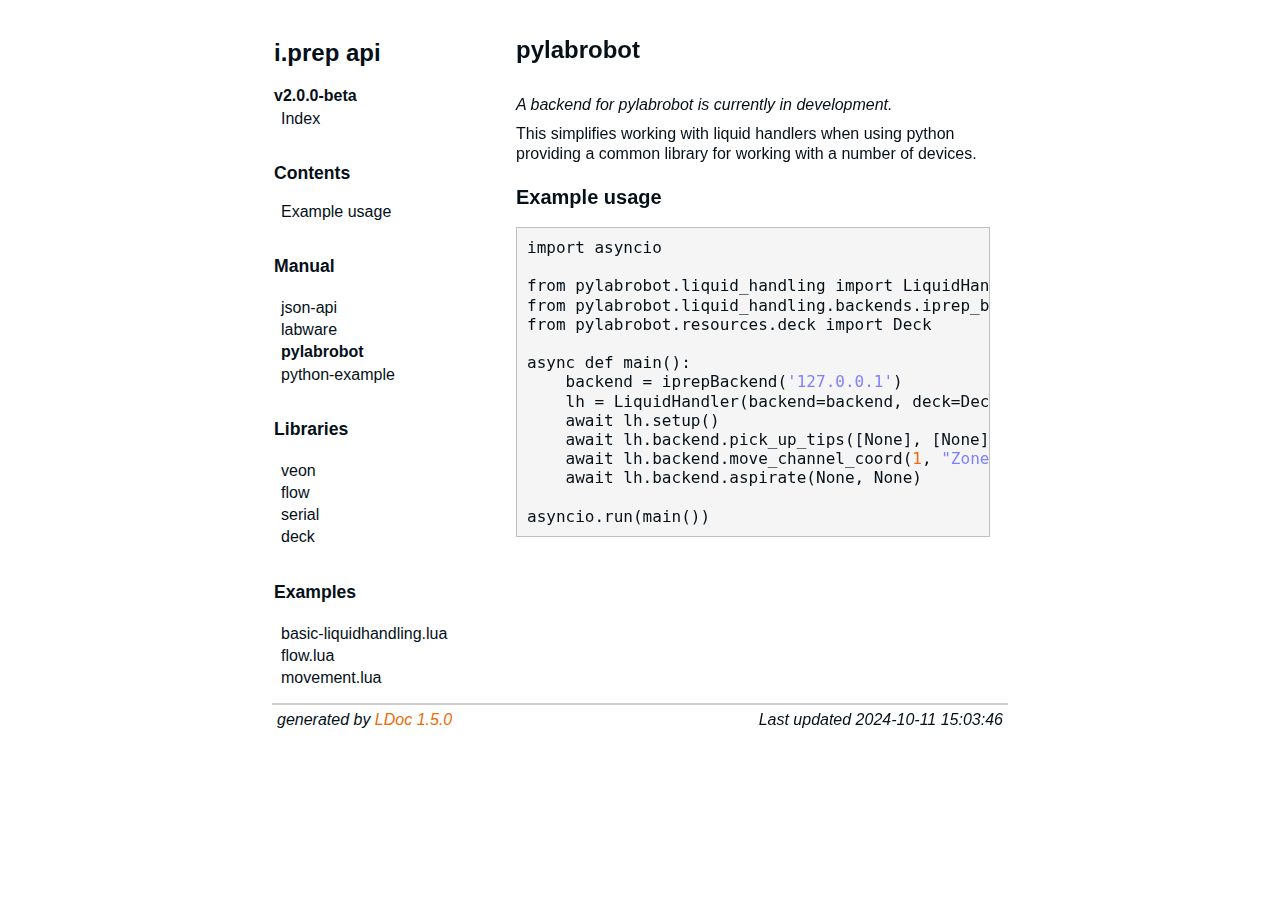
<file: docs/manual/pylabrobot.md.html>
<!DOCTYPE html PUBLIC "-//W3C//DTD XHTML 1.0 Strict//EN"
   "http://www.w3.org/TR/xhtml1/DTD/xhtml1-strict.dtd">
<html>
<meta http-equiv="Content-Type" content="text/html; charset=UTF-8"/>
<head>
    <title>i.prep api v2.0.0-beta</title>
    <link rel="stylesheet" href="../ldoc.css" type="text/css" />
</head>
<body>

<div id="container">

<div id="product">
	<div id="product_logo"></div>
	<div id="product_name"><big><b></b></big></div>
	<div id="product_description"></div>
</div> <!-- id="product" -->


<div id="main">


<!-- Menu -->

<div id="navigation">
<br/>
<h1>i.prep api <h6 class=version>v2.0.0-beta</h6></h1>


<ul>
  <li><a href="../index.html">Index</a></li>
</ul>

<h2>Contents</h2>
<ul>
<li><a href="#Example_usage">Example usage </a></li>
</ul>


<h2>Manual</h2>
<ul class="nowrap">
  <li><a href="../manual/json-api.md.html">json-api</a></li>
  <li><a href="../manual/labware.md.html">labware</a></li>
  <li><strong>pylabrobot</strong></li>
  <li><a href="../manual/python-example.md.html">python-example</a></li>
</ul>
<h2>Libraries</h2>
<ul class="nowrap">
  <li><a href="../libraries/veon.html">veon</a></li>
  <li><a href="../libraries/flow.html">flow</a></li>
  <li><a href="../libraries/serial.html">serial</a></li>
  <li><a href="../libraries/deck.html">deck</a></li>
</ul>
<h2>Examples</h2>
<ul class="nowrap">
  <li><a href="../examples/basic-liquidhandling.lua.html">basic-liquidhandling.lua</a></li>
  <li><a href="../examples/flow.lua.html">flow.lua</a></li>
  <li><a href="../examples/movement.lua.html">movement.lua</a></li>
</ul>

</div>

<div id="content">


<h1>pylabrobot</h1>

<p><em>A backend for pylabrobot is currently in development.</em></p>

<p>This simplifies working with liquid handlers when using python providing a common library for working with a number of devices.</p>

<p><a name="Example_usage"></a></p>
<h2>Example usage</h2>


<pre>
import asyncio

from pylabrobot.liquid_handling import LiquidHandler
from pylabrobot.liquid_handling.backends.iprep_backend import iprepBackend
from pylabrobot.resources.deck import Deck

async def <span class="function-name">main</span>():
    backend = <span class="function-name">iprepBackend</span>(<span class="string">'127.0.0.1'</span>)
    lh = <span class="function-name">LiquidHandler</span>(backend=backend, deck=<span class="function-name">Deck</span>())
    await lh.<span class="function-name">setup</span>()
    await lh.backend.<span class="function-name">pick_up_tips</span>([None], [None])
    await lh.backend.<span class="function-name">move_channel_coord</span>(<span class="number">1</span>, <span class="string">"Zone2"</span>, <span class="string">"A1"</span>)
    await lh.backend.<span class="function-name">aspirate</span>(None, None)

asyncio.<span class="function-name">run</span>(<span class="function-name">main</span>())
</pre>



</div> <!-- id="content" -->
</div> <!-- id="main" -->
<div id="about">
<i>generated by <a href="http://github.com/lunarmodules/LDoc">LDoc 1.5.0</a></i>
<i style="float:right;">Last updated 2024-10-11 15:03:46 </i>
</div> <!-- id="about" -->
</div> <!-- id="container" -->
</body>
</html>
</file>
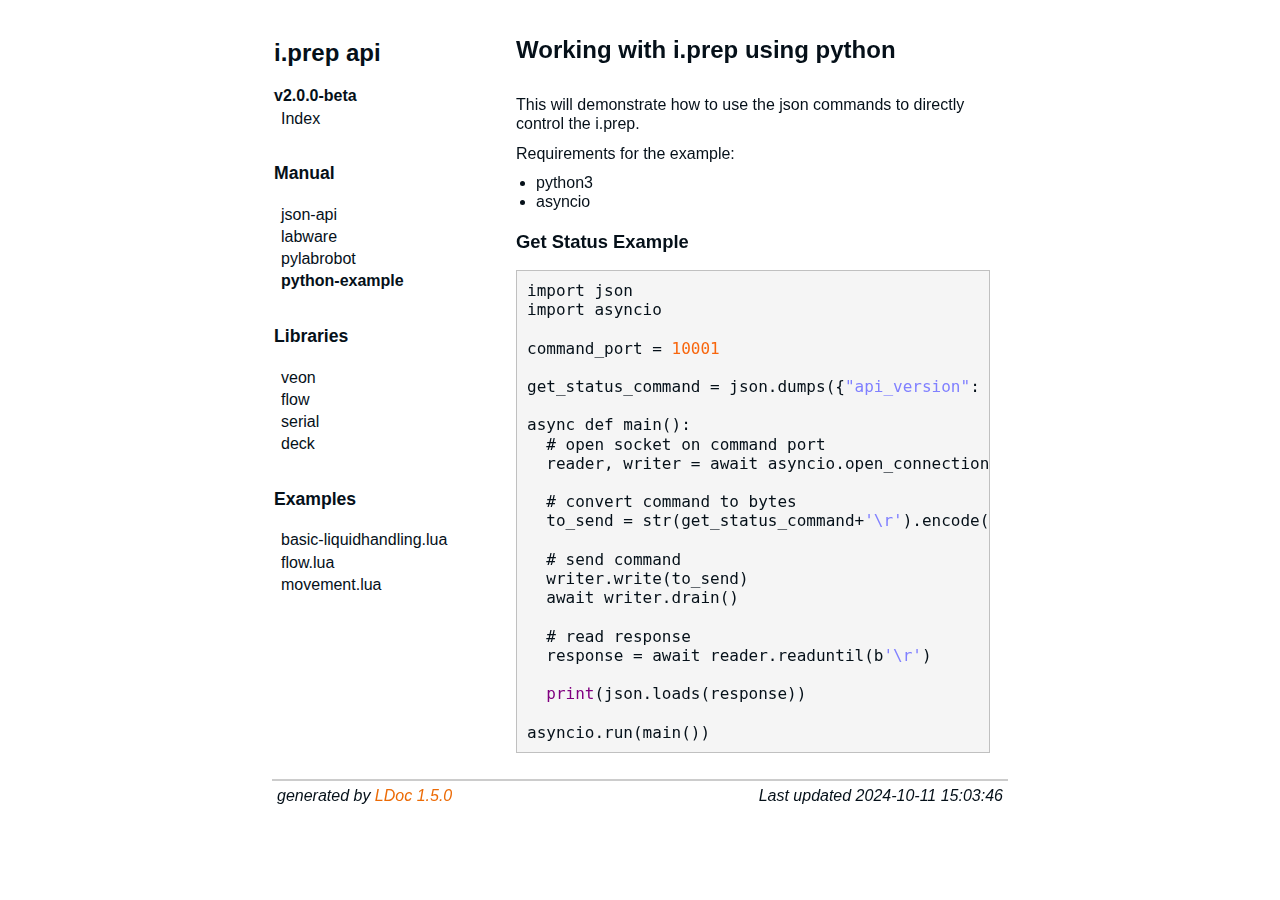
<file: docs/manual/python-example.md.html>
<!DOCTYPE html PUBLIC "-//W3C//DTD XHTML 1.0 Strict//EN"
   "http://www.w3.org/TR/xhtml1/DTD/xhtml1-strict.dtd">
<html>
<meta http-equiv="Content-Type" content="text/html; charset=UTF-8"/>
<head>
    <title>i.prep api v2.0.0-beta</title>
    <link rel="stylesheet" href="../ldoc.css" type="text/css" />
</head>
<body>

<div id="container">

<div id="product">
	<div id="product_logo"></div>
	<div id="product_name"><big><b></b></big></div>
	<div id="product_description"></div>
</div> <!-- id="product" -->


<div id="main">


<!-- Menu -->

<div id="navigation">
<br/>
<h1>i.prep api <h6 class=version>v2.0.0-beta</h6></h1>


<ul>
  <li><a href="../index.html">Index</a></li>
</ul>



<h2>Manual</h2>
<ul class="nowrap">
  <li><a href="../manual/json-api.md.html">json-api</a></li>
  <li><a href="../manual/labware.md.html">labware</a></li>
  <li><a href="../manual/pylabrobot.md.html">pylabrobot</a></li>
  <li><strong>python-example</strong></li>
</ul>
<h2>Libraries</h2>
<ul class="nowrap">
  <li><a href="../libraries/veon.html">veon</a></li>
  <li><a href="../libraries/flow.html">flow</a></li>
  <li><a href="../libraries/serial.html">serial</a></li>
  <li><a href="../libraries/deck.html">deck</a></li>
</ul>
<h2>Examples</h2>
<ul class="nowrap">
  <li><a href="../examples/basic-liquidhandling.lua.html">basic-liquidhandling.lua</a></li>
  <li><a href="../examples/flow.lua.html">flow.lua</a></li>
  <li><a href="../examples/movement.lua.html">movement.lua</a></li>
</ul>

</div>

<div id="content">


<h1>Working with i.prep using python</h1>

<p>This will demonstrate how to use the json commands to directly control the i.prep.</p>

<p>Requirements for the example:</p>

<ul>
    <li>python3</li>
    <li>asyncio</li>
</ul>


<h3>Get Status Example</h3>


<pre>
import json
import asyncio

command_port = <span class="number">10001</span>

get_status_command = json.<span class="function-name">dumps</span>({<span class="string">"api_version"</span>: <span class="string">"2.0.0"</span>, <span class="string">"command"</span>: <span class="string">"status"</span> })

async def <span class="function-name">main</span>():
  # open socket on command port
  reader, writer = await asyncio.<span class="function-name">open_connection</span>(<span class="string">"127.0.0.1"</span>, command_port)

  # convert command to bytes
  to_send = <span class="function-name">str</span>(get_status_command+<span class="string">'\r'</span>).<span class="function-name">encode</span>()

  # send command
  writer.<span class="function-name">write</span>(to_send)
  await writer.<span class="function-name">drain</span>()

  # read response
  response = await reader.<span class="function-name">readuntil</span>(<span class="function-name">b</span><span class="string">'\r'</span>)

  <span class="global">print</span>(json.<span class="function-name">loads</span>(response))

asyncio.<span class="function-name">run</span>(<span class="function-name">main</span>())
</pre>



</div> <!-- id="content" -->
</div> <!-- id="main" -->
<div id="about">
<i>generated by <a href="http://github.com/lunarmodules/LDoc">LDoc 1.5.0</a></i>
<i style="float:right;">Last updated 2024-10-11 15:03:46 </i>
</div> <!-- id="about" -->
</div> <!-- id="container" -->
</body>
</html>
</file>
<file: docs/ldoc.css>
/* BEGIN RESET

Copyright (c) 2010, Yahoo! Inc. All rights reserved.
Code licensed under the BSD License:
http://developer.yahoo.com/yui/license.html
version: 2.8.2r1
*/
html {
    color: #051019;
    background: #FFF;
}
body,div,dl,dt,dd,ul,ol,li,h1,h2,h3,h4,h5,h6,pre,code,form,fieldset,legend,input,button,textarea,p,blockquote,th,td {
    margin: 0;
    padding: 0;
}
table {
    border-collapse: collapse;
    border-spacing: 0;
}
fieldset,img {
    border: 0;
}
address,caption,cite,code,dfn,em,strong,th,var,optgroup {
    font-style: inherit;
    font-weight: inherit;
}
del,ins {
    text-decoration: none;
}
li {
    margin-left: 20px;
}
caption,th {
    text-align: left;
}
h1,h2,h3,h4,h5,h6 {
    font-size: 100%;
    font-weight: bold;
}
q:before,q:after {
    content: '';
}
abbr,acronym {
    border: 0;
    font-variant: normal;
}
sup {
    vertical-align: baseline;
}
sub {
    vertical-align: baseline;
}
legend {
    color: #051019;
}
input,button,textarea,select,optgroup,option {
    font-family: inherit;
    font-size: inherit;
    font-style: inherit;
    font-weight: inherit;
}
input,button,textarea,select {
    font-size:100%;
}
/* END RESET */

body {
    margin: auto;
    font-family: "Open Sans", sans-serif;
    background-color: #ffffff; 
    max-width: 90vw;
}

@media screen and (min-width: 992px) {
    body {
        max-width: 70vw;
    }
  }

  @media screen and (min-width: 1080px) {
    body {
        max-width: 60vw;
    }
  }

code, tt { font-family: monospace; font-size: 1.1em; }
span.parameter { font-family:monospace; }
span.parameter:after { content:":"; }
span.types:before { content:"("; }
span.types:after { content:")"; }
.type { font-weight: bold; font-style:italic }

body, p, td, th { font-size: 1em; line-height: 1.2em;}

p, ul { margin: 10px 0 0 0px;}

strong { font-weight: bold;}

em { font-style: italic;}

h1 {
    font-size: 1.5em;
    margin: 1em 0 1.5em 0;
}
h2, h3, h4 { margin: 1em 0 1em 0; }
h2 { 
    font-size: 1.25em; 
    margin: 1.25em 0 1em 0;
}
h3 { 
    font-size: 1.15em; 
    margin: 1.15em 0 1em 0;
}
h4 { 
    font-size: 1.06em; 
    margin: 1.06em 0 1em 0;
}

a:link { font-weight: normal; color: #ec6b06; text-decoration: none; }
a:visited { font-weight: normal; color: #ec6b06; text-decoration: none; }
a:link:hover { text-decoration: underline; }

hr {
    color:#cccccc;
    background: #00007f;
    height: 1px;
}

blockquote { margin-left: 3em; }

ul { list-style-type: disc; }

p.name {
    font-family: "Andale Mono", monospace;
    padding-top: 1em;
}

pre {
    background-color: rgb(245, 245, 245);
    border: 1px solid #C0C0C0; /* silver */
    padding: 10px;
    margin: 10px 0 10px 0;
    overflow: auto;
    font-family: "Andale Mono", monospace;
}

pre.example {
    font-size: .85em;
}

table.index { border: 1px #00007f; }
table.index td { text-align: left; vertical-align: top; }

#container {
    margin-left: 1em;
    margin-right: 1em;
    background-color: #fff;
}

#product {
    text-align: center;
    background-color: #ffffff;
}

#product big {
    font-size: 2em;
}

#main {
    background-color: #fff;
    border-left: 2px solid #ffffff;
}

#navigation {
    float: left;
    width: 14em;
    vertical-align: top;
    background-color: #fff;
    overflow: visible;
}

#navigation h1 {
   margin-bottom: 1em;
}

#navigation a:link { font-weight: normal; color: #051019; text-decoration: none; }
#navigation a:visited { font-weight: normal; color: #051019; text-decoration: none; }

#navigation h2 {
    background-color:#fff;
    font-size:1.1em;
    color:#051019;
    text-align: left;
    padding: 0em;
    border-top:1px solid #fff;
    border-bottom:1px solid #fff;
    margin-top: 2em;
}

#navigation ul
{
    font-size:1em;
    list-style-type: none;
    margin: 1px 1px 1em 1px;
}

#navigation li {
    text-indent: -1em;
    display: block;
    margin: 3px 0px 0px 22px;
}

#navigation li li a {
    margin: 0px 3px 0px -1em;
}

#content {
    margin-left: 14em;
    padding: 1em;
    width: auto;
    border-left: 2px solid #fff;
    border-right: 2px solid #fff;
    background-color: #ffffff;
}

#content hr {     
    margin: 3em 0 3em 0;
    color:#eee;
    background: #eee;
    height: 0px; 
}
#content h2 a:link { font-weight: bold !important }
/*#content h2 a:link { font-weight: normal; color: #051019; text-decoration: none; }
#content h2 a:visited { font-weight: normal; color: #051019; text-decoration: none; }*/


#about {
    clear: both;
    padding: 5px;
    border-top: 2px solid #cccccc;
    background-color: #ffffff;
}

@media print {
    body {
        font: 12pt "Times New Roman", "TimeNR", Times, serif;
    }
    a { font-weight: bold; color: #004080; text-decoration: underline; }

    #main {
        background-color: #ffffff;
        border-left: 0px;
    }

    #container {
        margin-left: 2%;
        margin-right: 2%;
        background-color: #ffffff;
    }

    #content {
        padding: 1em;
        background-color: #ffffff;
    }

    #navigation {
        display: none;
    }
    pre.example {
        font-family: "Andale Mono", monospace;
        font-size: 10pt;
        page-break-inside: avoid;
    }
}

table.module_list {
    border-width: 1px;
    border-style: solid;
    border-color: #cccccc;
    border-collapse: collapse;
    padding: 1.2em 0.5em 1.2em 0.5em;
}
table.module_list td {
    border-width: 1px;
    padding: 1.2em 0.5em 1.2em 0.5em;
    border-style: solid;
    border-color: #cccccc;
}
table.module_list td.name { background-color: #f0f0f0; width: 400px !important; max-width: 400px !important; }
table.module_list td.summary { width: 100%; }

table.module_list a:link { font-weight: bold !important }
table.module_list a:link { font-weight: normal; color: #051019; text-decoration: none; }

table.function_list a:link { font-weight: bold !important }
table.function_list a:link { font-weight: normal; color: #051019; text-decoration: none; }

table.function_list {
    border-width: 0px;
    border-style: solid;
    border-color: #cccccc;
    border-collapse: collapse;
}
table.function_list td {
    border-width: 1px;
    padding: 1.2em 0.5em 1.2em 0.5em;
    border-style: solid;
    border-color: #cccccc;
}
table.function_list td.name { background-color: #f0f0f0; min-width: 250px; max-width: 250px; text-wrap: wrap;}
table.function_list td.summary { width: 100%;  }

ul.nowrap {
    overflow:auto;
    white-space:nowrap;
}

dl.table dt, dl.function dt {border-top: 1px solid #ccc; padding-top: 1em;}
dl.table dd, dl.function dd {padding-bottom: 1em; margin: 10px 0 0 20px;}
dl.table h3, dl.function h3 {font-size: .95em;}

/* stop sublists from having initial vertical space */
ul ul { margin-top: 0px; }
ol ul { margin-top: 0px; }
ol ol { margin-top: 0px; }
ul ol { margin-top: 0px; }

/* make the target distinct; helps when we're navigating to a function */
a:target + * {
  background-color: #FF9;
}


/* styles for prettification of source */
pre .comment { color: #558817; }
pre .constant { color: #a8660d; }
pre .escape { color: #844631; }
pre .keyword { color: #aa5050; font-weight: bold; }
pre .library { color: #0e7c6b; }
pre .marker { color: #512b1e; background: #fedc56; font-weight: bold; }
pre .string { color: #8080ff; }
pre .number { color: #f8660d; }
pre .operator { color: #2239a8; font-weight: bold; }
pre .preprocessor, pre .prepro { color: #a33243; }
pre .global { color: #800080; }
pre .user-keyword { color: #800080; }
pre .prompt { color: #558817; }
pre .url { color: #272fc2; text-decoration: underline; }
</file>
